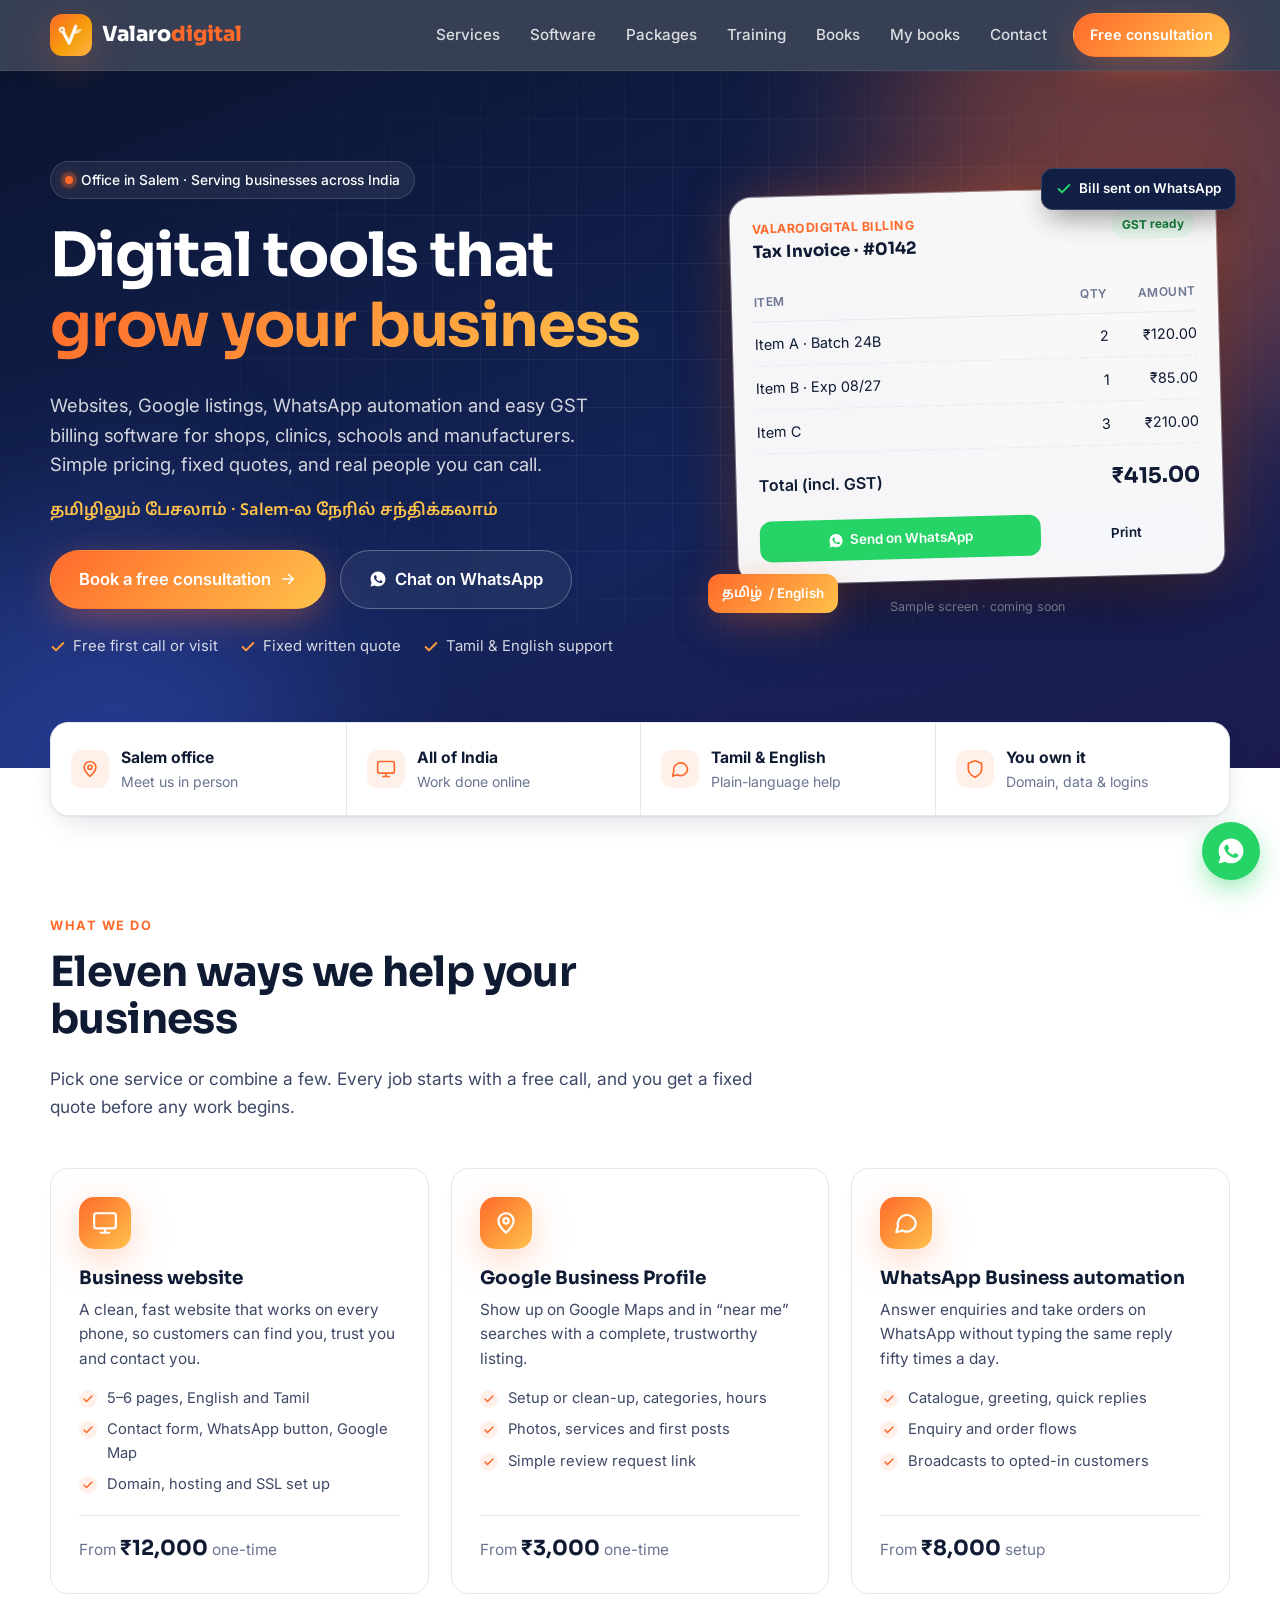
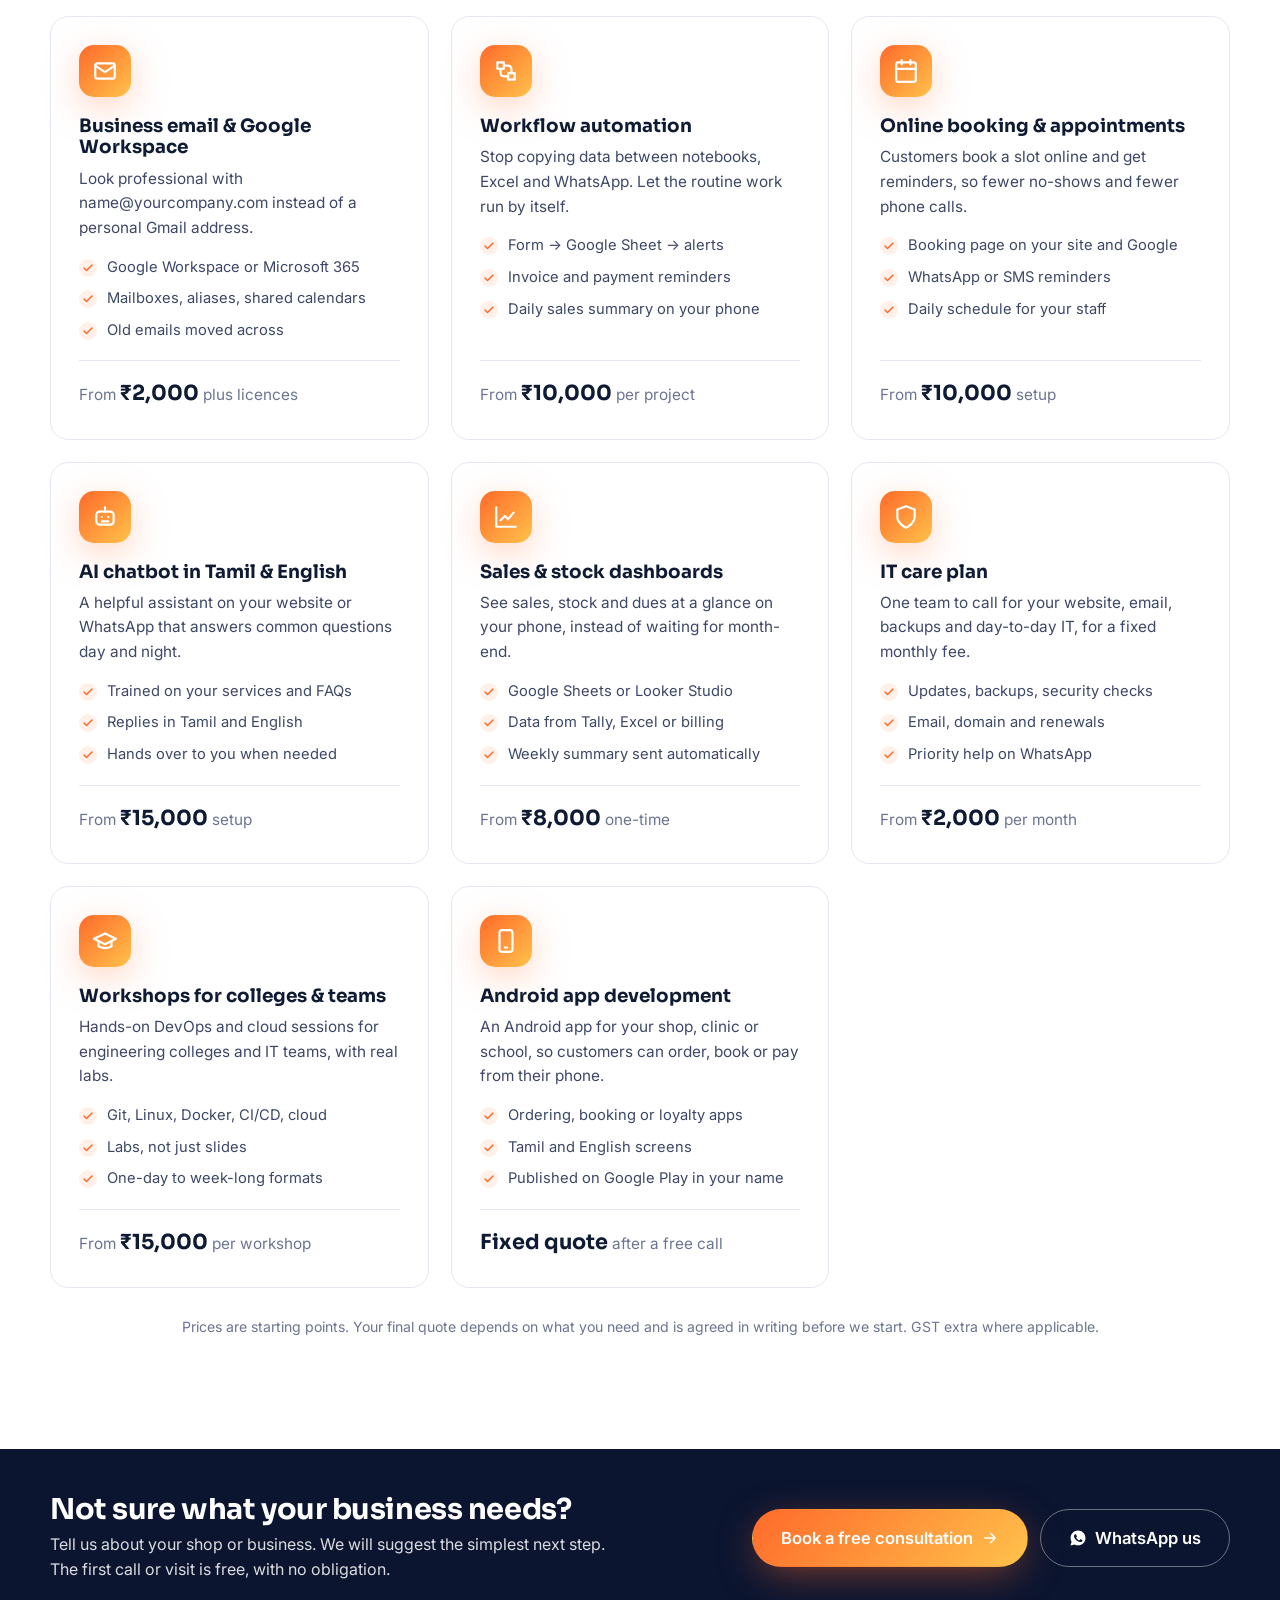
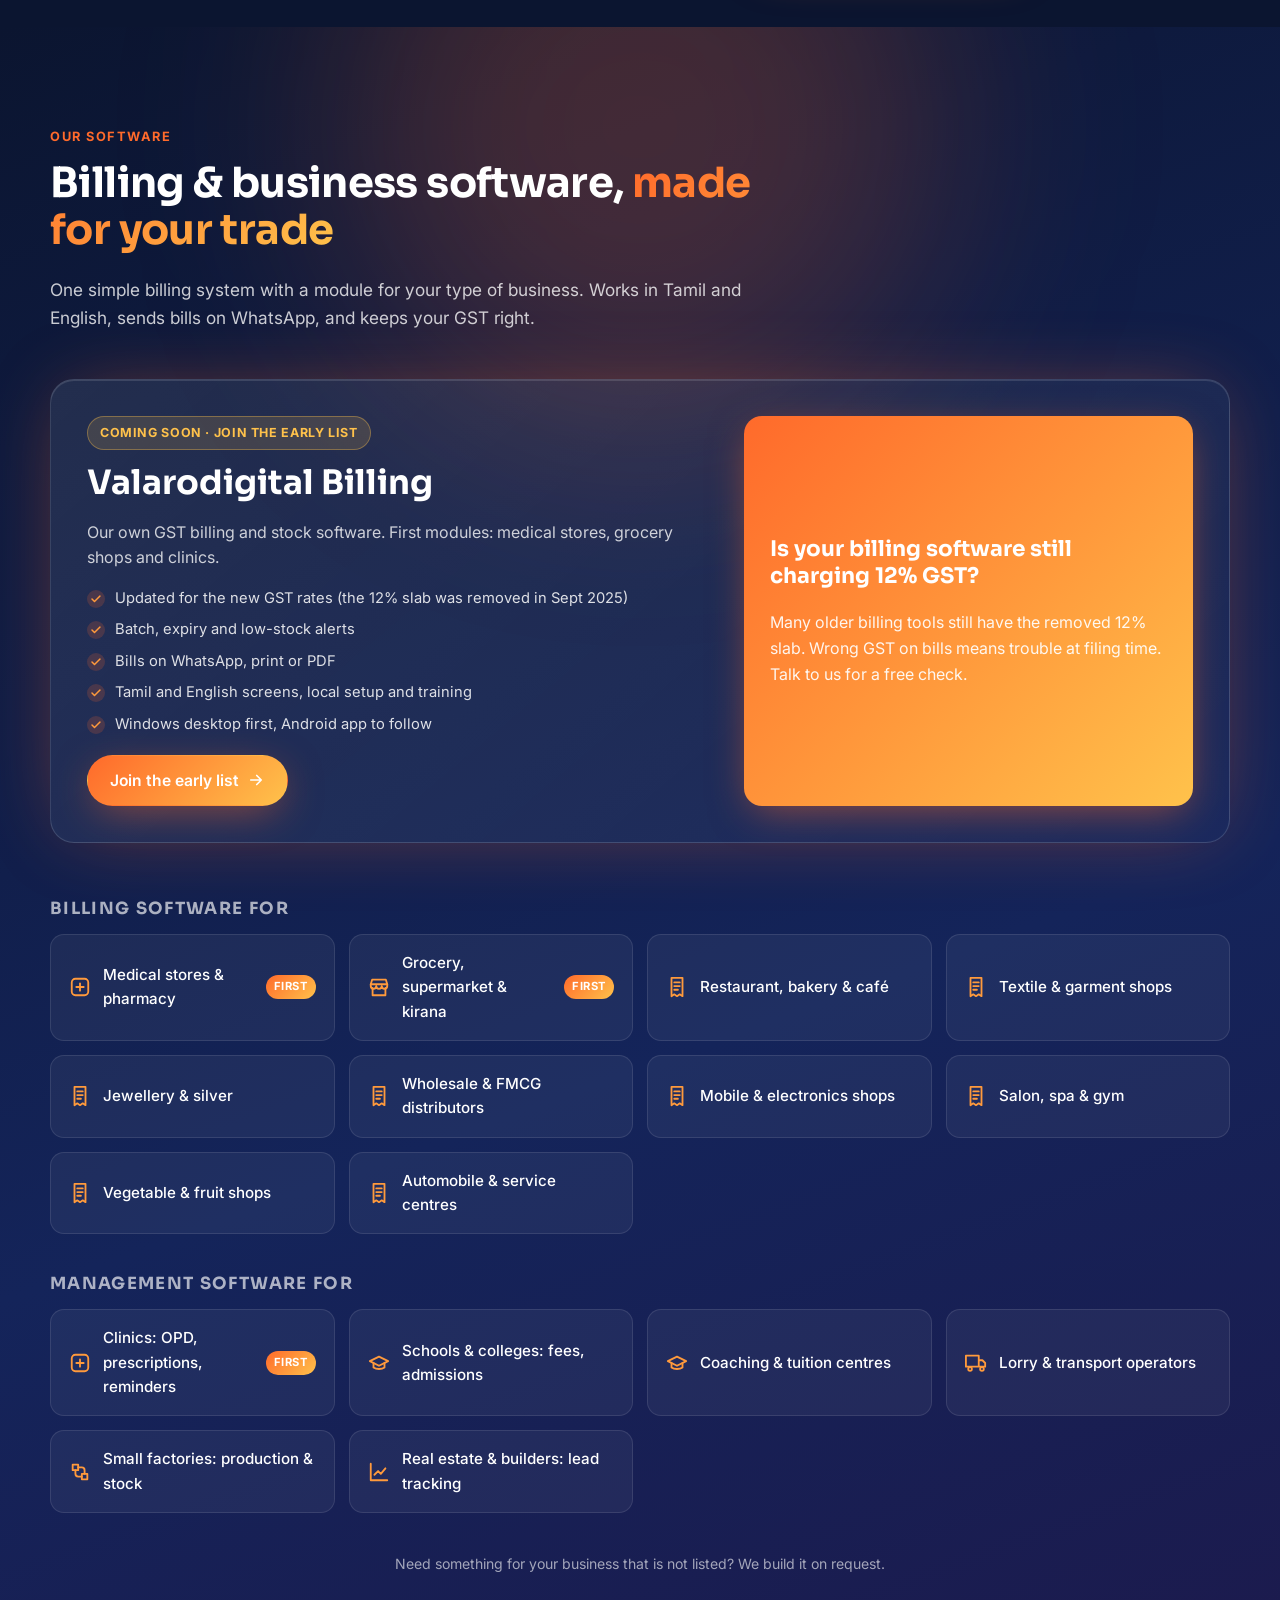
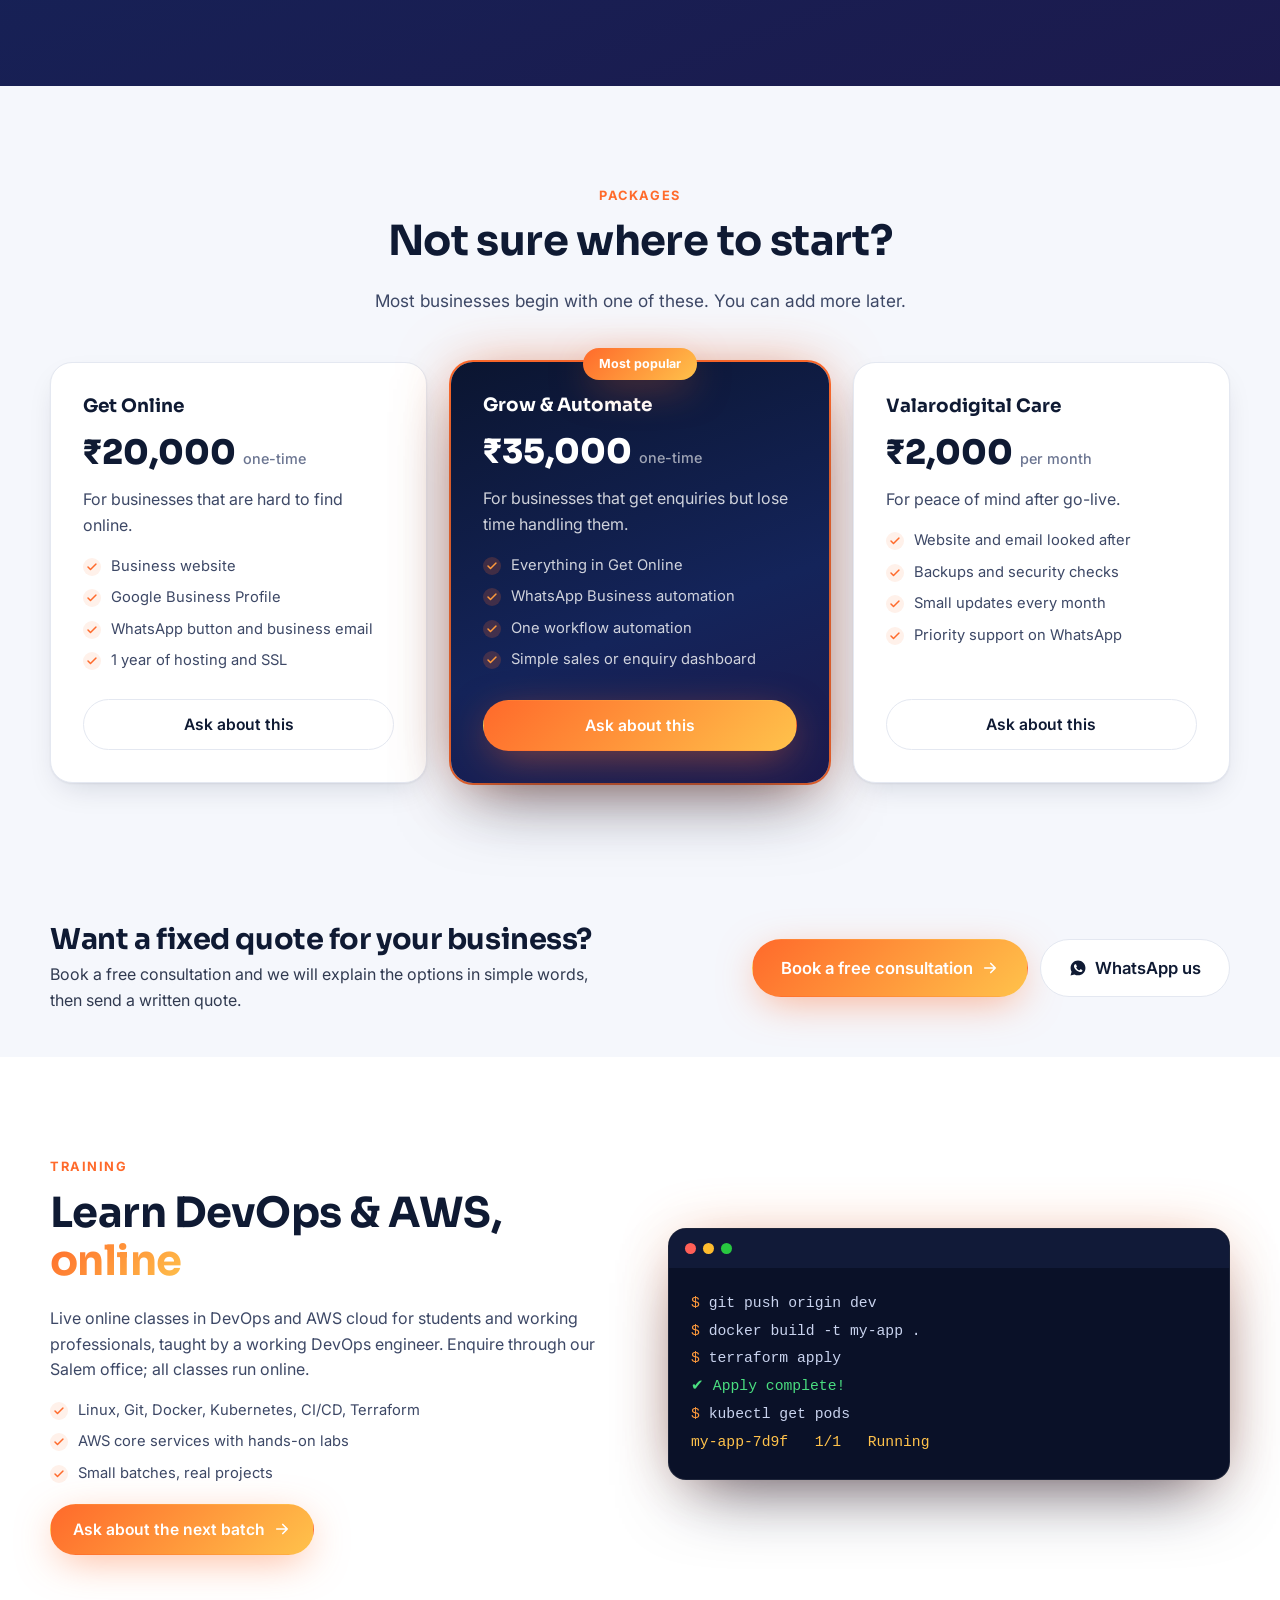
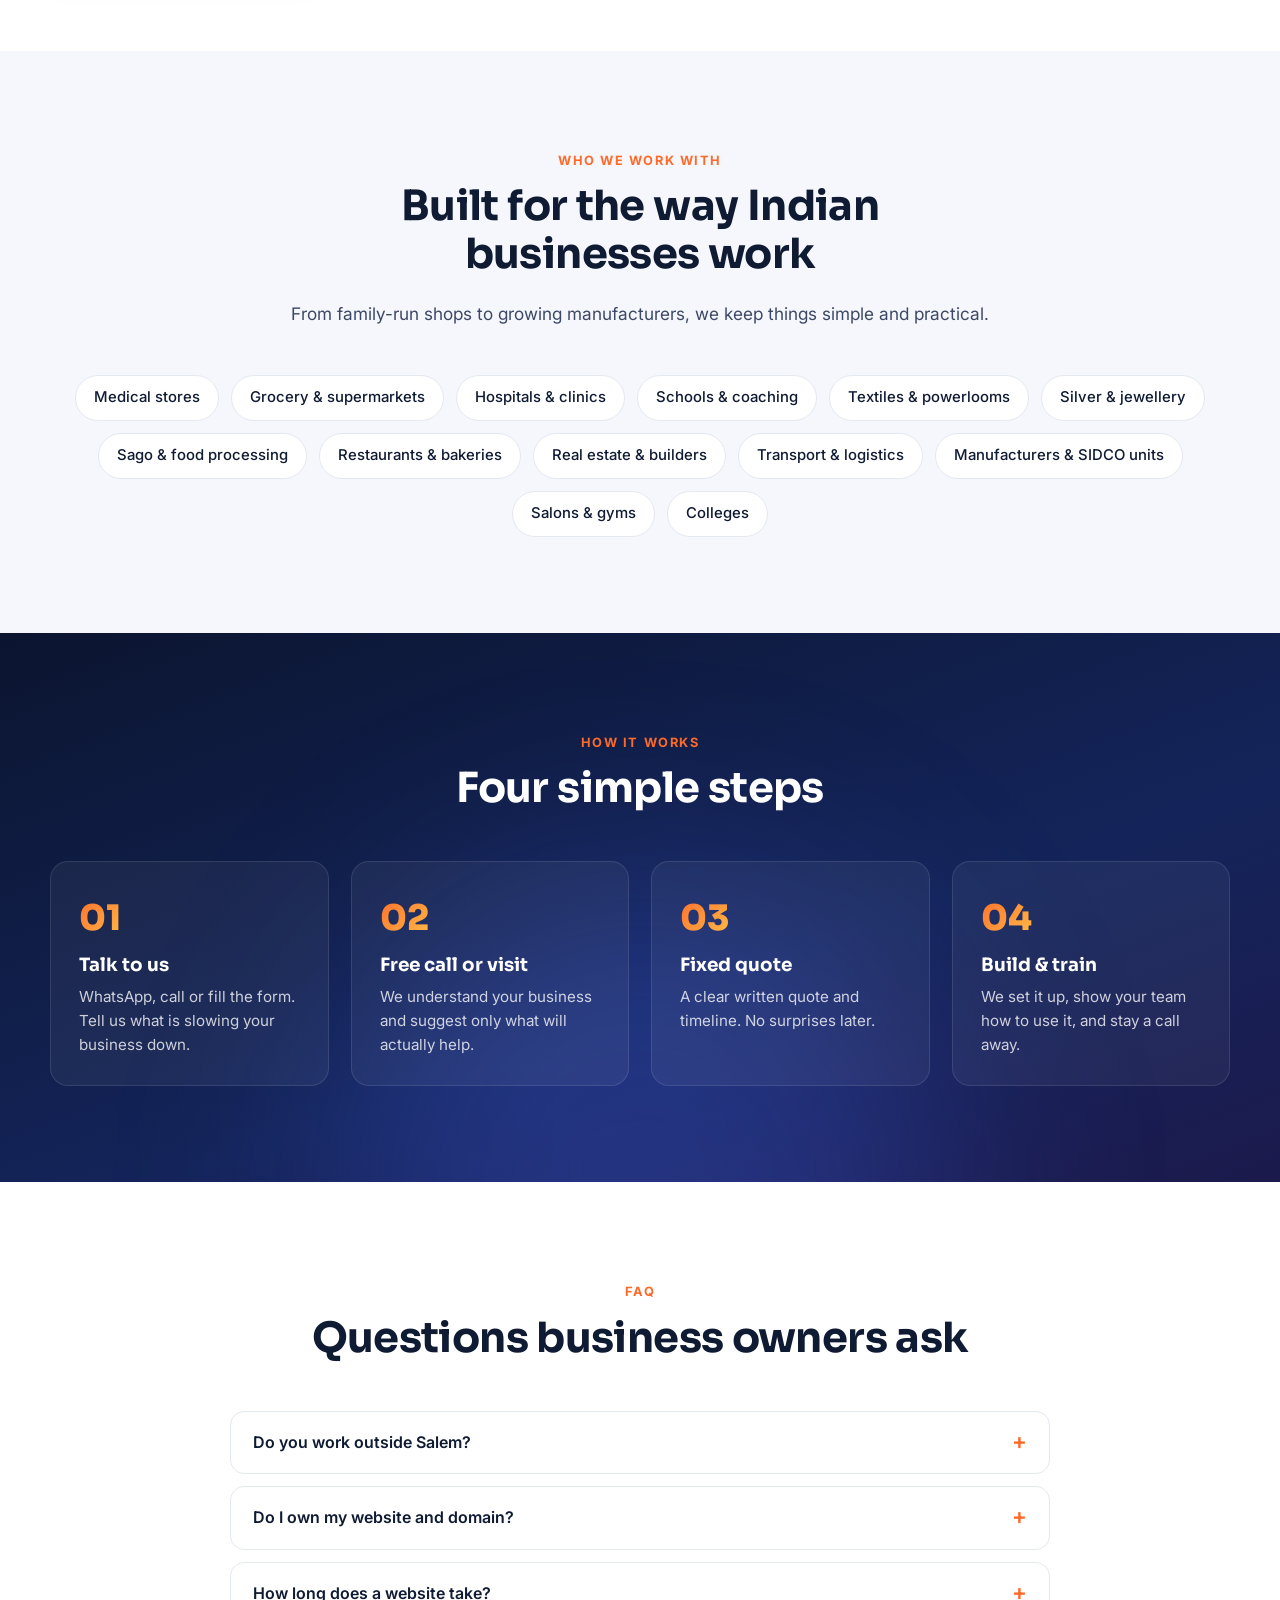
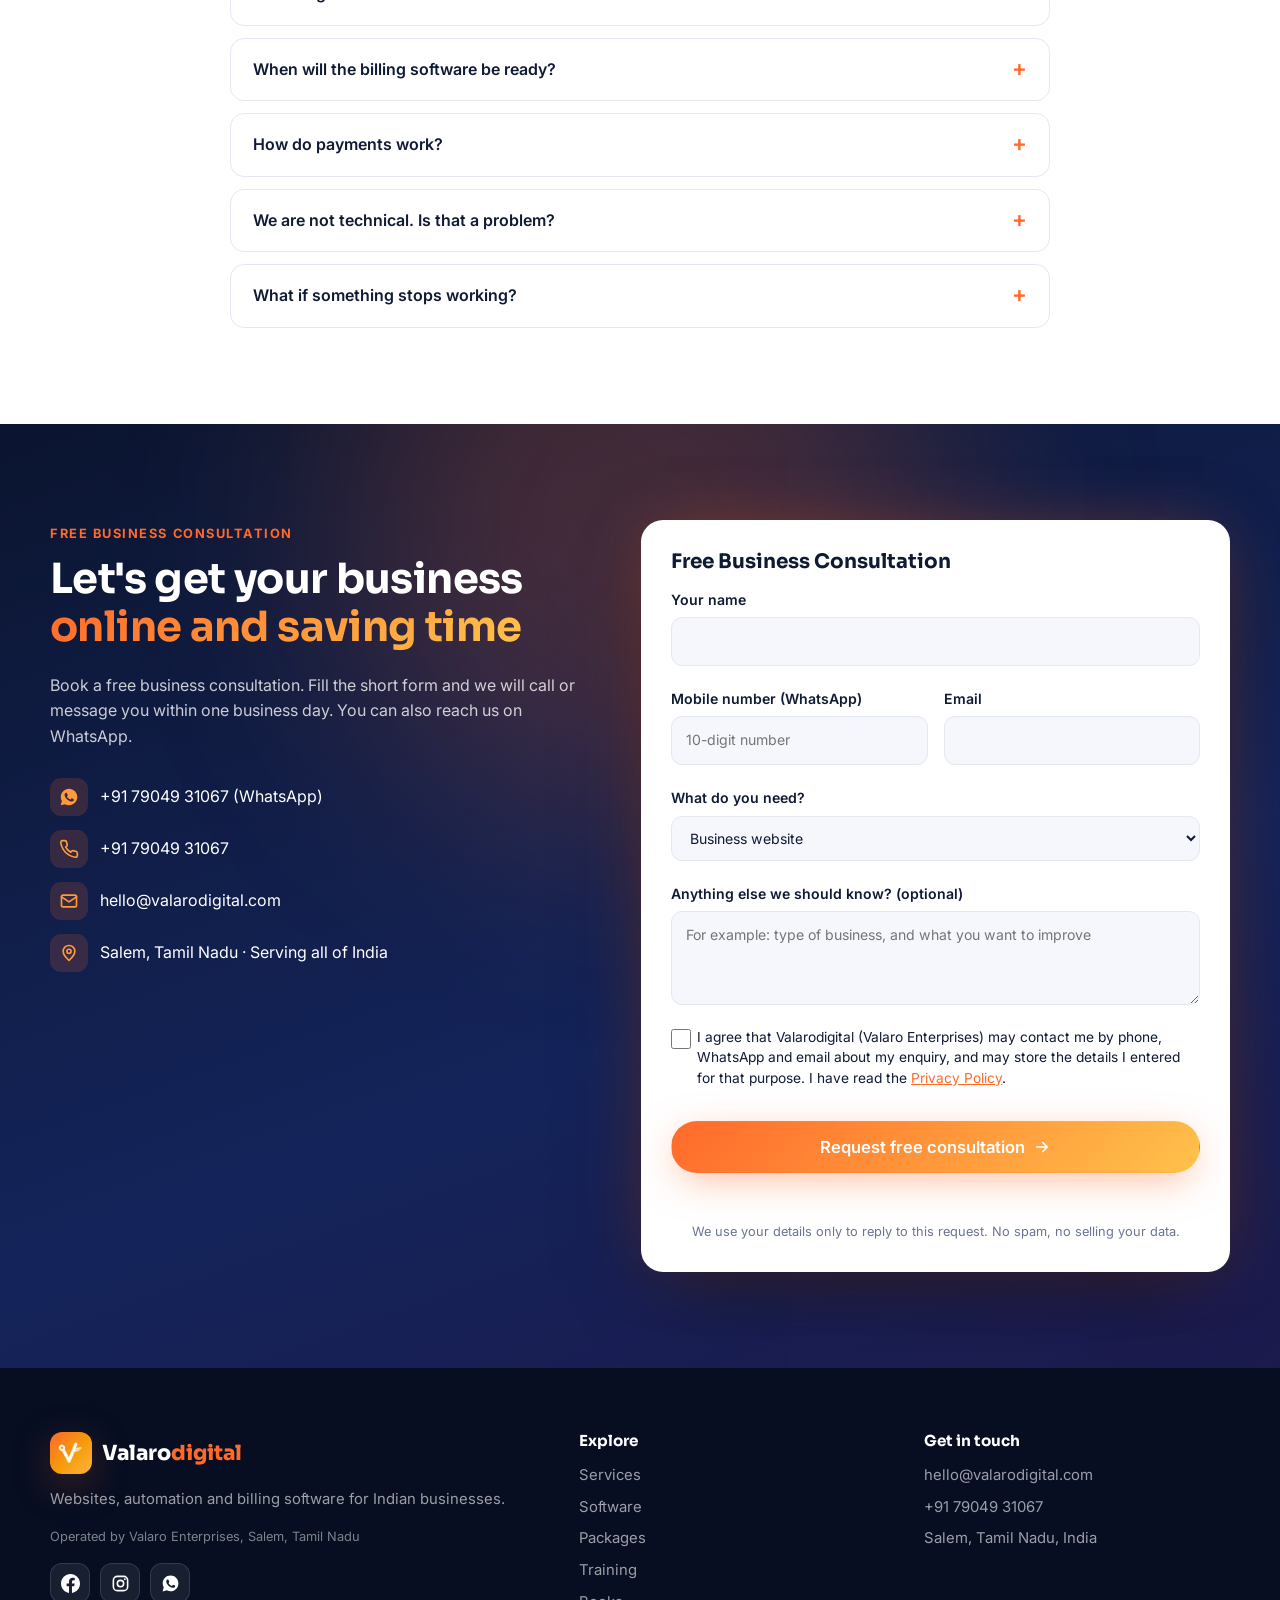
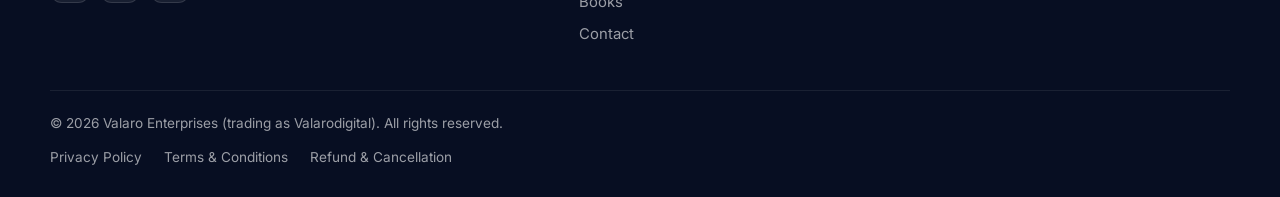
<file: index.html>
<!DOCTYPE html>
<html lang="en">
<head>
  <meta charset="UTF-8">
  <meta name="viewport" content="width=device-width, initial-scale=1">
  <meta name="google-site-verification" content="bnuJH-0Oo-6l4yrCL_xZo85QzbDYPafW3owjxMiS1B8" />
  <title>Valarodigital | Websites, WhatsApp, Automation &amp; Billing Software for Indian Businesses</title>
  <meta name="description" content="Valarodigital helps shops, clinics, schools and manufacturers across India get online and save time: websites, Google Business Profile, WhatsApp automation, GST billing software and more. Office in Salem, Tamil Nadu.">
  <link rel="canonical" href="https://valarodigital.com/">
  <meta property="og:title" content="Valarodigital | Digital tools that grow your business">
  <meta property="og:description" content="Websites, WhatsApp automation, GST billing software and everyday IT for Indian businesses. Office in Salem, Tamil Nadu.">
  <meta property="og:type" content="website">
  <meta property="og:url" content="https://valarodigital.com/">
  <meta property="og:site_name" content="Valarodigital">
  <meta property="og:image" content="https://valarodigital.com/assets/img/og-image.png">
  <meta property="og:image:width" content="1200">
  <meta property="og:image:height" content="630">
  <meta property="og:locale" content="en_IN">
  <meta name="twitter:card" content="summary_large_image">
  <meta name="twitter:image" content="https://valarodigital.com/assets/img/og-image.png">
  <meta name="theme-color" content="#0b1530">
  <script type="application/ld+json">
  {
    "@context": "https://schema.org",
    "@type": "ProfessionalService",
    "name": "Valarodigital",
    "url": "https://valarodigital.com/",
    "logo": "https://valarodigital.com/assets/img/og-image.png",
    "image": "https://valarodigital.com/assets/img/og-image.png",
    "description": "Websites, Google Business Profile, WhatsApp automation, GST billing software and IT support for businesses across India. Office in Salem, Tamil Nadu.",
    "telephone": "+91-7904931067",
    "email": "hello@valarodigital.com",
    "address": {
      "@type": "PostalAddress",
      "addressLocality": "Salem",
      "addressRegion": "Tamil Nadu",
      "addressCountry": "IN"
    },
    "areaServed": "IN",
    "availableLanguage": ["English", "Tamil"],
    "sameAs": [
      "https://www.facebook.com/profile.php?id=61595351016733",
      "https://www.instagram.com/valarodigital/"
    ],
    "parentOrganization": { "@type": "Organization", "name": "Valaro Enterprises" }
  }
  </script>
  <link rel="icon" type="image/png" sizes="32x32" href="/assets/img/favicon-32.png">
  <link rel="icon" type="image/png" sizes="48x48" href="/assets/img/favicon-48.png">
  <link rel="apple-touch-icon" href="/assets/img/apple-touch-icon.png">
  <link rel="preconnect" href="https://fonts.googleapis.com">
  <link rel="preconnect" href="https://fonts.gstatic.com" crossorigin>
  <link href="https://fonts.googleapis.com/css2?family=Inter:wght@400;500;600;700&amp;family=Sora:wght@600;700;800&amp;family=Noto+Sans+Tamil:wght@500;600&amp;display=swap" rel="stylesheet">
  <link rel="stylesheet" href="assets/css/style.css?v=202610290900">
</head>
<body>
  <!-- Icon sprite -->
  <svg width="0" height="0" style="position:absolute" aria-hidden="true">
    <defs>
      <symbol id="i-check" viewBox="0 0 24 24"><path d="M20 6 9 17l-5-5" fill="none" stroke="currentColor" stroke-width="3" stroke-linecap="round" stroke-linejoin="round"/></symbol>
      <symbol id="i-arrow" viewBox="0 0 24 24"><path d="M5 12h14M13 6l6 6-6 6" fill="none" stroke="currentColor" stroke-width="2.2" stroke-linecap="round" stroke-linejoin="round"/></symbol>
      <symbol id="i-wa" viewBox="0 0 24 24"><path fill="currentColor" d="M12.04 2C6.58 2 2.13 6.45 2.13 11.91c0 1.75.46 3.45 1.32 4.95L2.05 22l5.25-1.38c1.45.79 3.08 1.21 4.74 1.21 5.46 0 9.91-4.45 9.91-9.91C21.95 6.45 17.5 2 12.04 2zm5.8 14.03c-.25.69-1.44 1.32-1.98 1.37-.51.05-.99.24-3.33-.69-2.81-1.11-4.6-3.99-4.74-4.18-.14-.18-1.13-1.5-1.13-2.87 0-1.36.71-2.03.97-2.31.25-.28.55-.35.74-.35l.53.01c.17.01.4-.06.62.48.25.6.83 2.06.9 2.21.07.15.12.32.02.51-.09.18-.14.3-.28.46-.14.16-.29.36-.42.48-.14.14-.28.29-.12.57.16.28.72 1.19 1.55 1.92 1.06.95 1.96 1.24 2.24 1.38.28.14.44.12.6-.07.16-.19.69-.81.88-1.09.18-.28.37-.23.62-.14.25.09 1.6.76 1.87.9.28.14.46.21.53.32.07.12.07.67-.18 1.36z"/></symbol>
      <symbol id="i-web" viewBox="0 0 24 24"><g fill="none" stroke="currentColor" stroke-width="2" stroke-linecap="round" stroke-linejoin="round"><rect x="2" y="3" width="20" height="14" rx="2"/><path d="M8 21h8M12 17v4"/></g></symbol>
      <symbol id="i-pin" viewBox="0 0 24 24"><g fill="none" stroke="currentColor" stroke-width="2" stroke-linecap="round" stroke-linejoin="round"><path d="M12 21s-7-6.2-7-11a7 7 0 0 1 14 0c0 4.8-7 11-7 11z"/><circle cx="12" cy="10" r="2.5"/></g></symbol>
      <symbol id="i-chat" viewBox="0 0 24 24"><path d="M21 11.5a8.4 8.4 0 0 1-12.4 7.4L3 20.5l1.6-5.4A8.4 8.4 0 1 1 21 11.5z" fill="none" stroke="currentColor" stroke-width="2" stroke-linecap="round" stroke-linejoin="round"/></symbol>
      <symbol id="i-mail" viewBox="0 0 24 24"><g fill="none" stroke="currentColor" stroke-width="2" stroke-linecap="round" stroke-linejoin="round"><rect x="3" y="5" width="18" height="14" rx="2"/><path d="m3 7 9 6 9-6"/></g></symbol>
      <symbol id="i-flow" viewBox="0 0 24 24"><g fill="none" stroke="currentColor" stroke-width="2" stroke-linecap="round" stroke-linejoin="round"><path d="M4 4h6v6H4zM14 14h6v6h-6z"/><path d="M10 7h4a3 3 0 0 1 3 3v4M7 10v4a3 3 0 0 0 3 3h4"/></g></symbol>
      <symbol id="i-cal" viewBox="0 0 24 24"><g fill="none" stroke="currentColor" stroke-width="2" stroke-linecap="round" stroke-linejoin="round"><rect x="3" y="4" width="18" height="18" rx="2"/><path d="M16 2v4M8 2v4M3 10h18"/></g></symbol>
      <symbol id="i-bot" viewBox="0 0 24 24"><g fill="none" stroke="currentColor" stroke-width="2" stroke-linecap="round" stroke-linejoin="round"><rect x="4" y="7" width="16" height="12" rx="3"/><path d="M12 3v4M9 12h.01M15 12h.01M9 16h6"/></g></symbol>
      <symbol id="i-chart" viewBox="0 0 24 24"><g fill="none" stroke="currentColor" stroke-width="2" stroke-linecap="round" stroke-linejoin="round"><path d="M3 3v18h18"/><path d="M7 15l4-4 3 3 5-6"/></g></symbol>
      <symbol id="i-shield" viewBox="0 0 24 24"><path d="M12 22s8-4 8-10V5l-8-3-8 3v7c0 6 8 10 8 10z" fill="none" stroke="currentColor" stroke-width="2" stroke-linecap="round" stroke-linejoin="round"/></symbol>
      <symbol id="i-cap" viewBox="0 0 24 24"><g fill="none" stroke="currentColor" stroke-width="2" stroke-linecap="round" stroke-linejoin="round"><path d="M22 10 12 5 2 10l10 5 10-5z"/><path d="M6 12v5c3 2 9 2 12 0v-5"/></g></symbol>
      <symbol id="i-bill" viewBox="0 0 24 24"><g fill="none" stroke="currentColor" stroke-width="2" stroke-linecap="round" stroke-linejoin="round"><path d="M6 2h12v20l-3-2-3 2-3-2-3 2z"/><path d="M9 7h6M9 11h6M9 15h4"/></g></symbol>
      <symbol id="i-store" viewBox="0 0 24 24"><g fill="none" stroke="currentColor" stroke-width="2" stroke-linecap="round" stroke-linejoin="round"><path d="M3 9l1.5-5h15L21 9"/><path d="M3 9h18v2a3 3 0 0 1-6 0 3 3 0 0 1-6 0 3 3 0 0 1-6 0z"/><path d="M5 13v8h14v-8"/></g></symbol>
      <symbol id="i-cross" viewBox="0 0 24 24"><g fill="none" stroke="currentColor" stroke-width="2" stroke-linecap="round" stroke-linejoin="round"><rect x="3" y="3" width="18" height="18" rx="4"/><path d="M12 8v8M8 12h8"/></g></symbol>
      <symbol id="i-truck" viewBox="0 0 24 24"><g fill="none" stroke="currentColor" stroke-width="2" stroke-linecap="round" stroke-linejoin="round"><path d="M1 4h14v12H1zM15 9h4l3 3v4h-7"/><circle cx="5.5" cy="18.5" r="2"/><circle cx="18.5" cy="18.5" r="2"/></g></symbol>
      <symbol id="i-phone" viewBox="0 0 24 24"><path d="M22 16.9v3a2 2 0 0 1-2.2 2 19.8 19.8 0 0 1-8.6-3.1 19.5 19.5 0 0 1-6-6A19.8 19.8 0 0 1 2.1 4.2 2 2 0 0 1 4.1 2h3a2 2 0 0 1 2 1.7c.1.9.4 1.8.7 2.7a2 2 0 0 1-.5 2.1L8 9.8a16 16 0 0 0 6 6l1.3-1.3a2 2 0 0 1 2.1-.5c.9.3 1.8.6 2.7.7a2 2 0 0 1 1.7 2z" fill="none" stroke="currentColor" stroke-width="2" stroke-linecap="round" stroke-linejoin="round"/></symbol>
      <symbol id="i-fb" viewBox="0 0 24 24"><path fill="currentColor" d="M24 12.07C24 5.4 18.63 0 12 0S0 5.4 0 12.07C0 18.1 4.39 23.1 10.13 24v-8.44H7.08v-3.49h3.05V9.41c0-3.02 1.79-4.69 4.53-4.69 1.31 0 2.68.23 2.68.23v2.97h-1.51c-1.49 0-1.96.93-1.96 1.88v2.26h3.33l-.53 3.49h-2.8V24C19.61 23.1 24 18.1 24 12.07z"/></symbol>
      <symbol id="i-ig" viewBox="0 0 24 24"><g fill="none" stroke="currentColor" stroke-width="2"><rect x="3" y="3" width="18" height="18" rx="5"/><circle cx="12" cy="12" r="4"/></g><circle cx="17.5" cy="6.5" r="1.2" fill="currentColor"/></symbol>
      <symbol id="i-mobile" viewBox="0 0 24 24"><g fill="none" stroke="currentColor" stroke-width="2" stroke-linecap="round" stroke-linejoin="round"><rect x="6" y="2" width="12" height="20" rx="2.5"/><path d="M11 18h2"/></g></symbol>
    </defs>
  </svg>

  <a class="skip-link" href="#main">Skip to content</a>

  <!-- ============ HEADER ============ -->
  <header class="site-header">
    <div class="container header-inner">
      <a href="#top" class="logo" aria-label="Valarodigital home">
        <img class="logo-mark" src="/assets/img/logo-96.png" srcset="/assets/img/logo-96.png 2x" width="36" height="36" alt="" aria-hidden="true" decoding="async">
        <span>Valaro<span class="accent">digital</span></span>
      </a>
      <button class="nav-toggle" aria-controls="site-nav" aria-expanded="false" aria-label="Open menu">
        <span></span><span></span><span></span>
      </button>
      <nav id="site-nav" class="site-nav" aria-label="Main">
        <ul>
          <li><a href="#services">Services</a></li>
          <li><a href="#products">Software</a></li>
          <li><a href="#packages">Packages</a></li>
          <li><a href="#training">Training</a></li>
          <li><a href="/books/">Books</a></li>
          <li><a href="/library/">My books</a></li>
          <li><a href="#contact">Contact</a></li>
          <li class="nav-cta"><a href="#contact" class="btn btn-primary btn-sm">Free consultation</a></li>
        </ul>
      </nav>
    </div>
  </header>

  <main id="main">
    <!-- ============ HERO ============ -->
    <section class="hero" id="top">
      <div class="hero-glow hero-glow-1" aria-hidden="true"></div>
      <div class="hero-glow hero-glow-2" aria-hidden="true"></div>
      <div class="hero-grid" aria-hidden="true"></div>
      <div class="container hero-inner">
        <div class="hero-copy">
          <span class="pill"><span class="pill-dot"></span>Office in Salem · Serving businesses across India</span>
          <h1>Digital tools that <span class="grad-text">grow your business</span></h1>
          <p class="hero-lead">Websites, Google listings, WhatsApp automation and easy GST billing software for shops, clinics, schools and manufacturers. Simple pricing, fixed quotes, and real people you can call.</p>
          <p class="tamil" lang="ta">தமிழிலும் பேசலாம் · Salem-ல நேரில் சந்திக்கலாம்</p>
          <div class="hero-actions">
            <a href="#contact" class="btn btn-primary btn-lg">Book a free consultation <svg class="ic"><use href="#i-arrow"/></svg></a>
            <a href="https://wa.me/917904931067?text=Hi%20Valarodigital%2C%20I%20would%20like%20to%20know%20more%20about%20your%20services." class="btn btn-ghost btn-lg" target="_blank" rel="noopener"><svg class="ic"><use href="#i-wa"/></svg>Chat on WhatsApp</a>
          </div>
          <ul class="hero-points">
            <li><svg class="ic"><use href="#i-check"/></svg>Free first call or visit</li>
            <li><svg class="ic"><use href="#i-check"/></svg>Fixed written quote</li>
            <li><svg class="ic"><use href="#i-check"/></svg>Tamil &amp; English support</li>
          </ul>
        </div>

        <!-- Illustrative mock of the upcoming billing app (sample data) -->
        <div class="hero-visual" aria-label="Sample screen of Valarodigital Billing">
          <div class="mock-card">
            <div class="mock-head">
              <div>
                <span class="mock-label">Valarodigital Billing</span>
                <strong>Tax Invoice · #0142</strong>
              </div>
              <span class="mock-tag">GST ready</span>
            </div>
            <div class="mock-row mock-row-head"><span>Item</span><span>Qty</span><span>Amount</span></div>
            <div class="mock-row"><span>Item A · Batch 24B</span><span>2</span><span>₹120.00</span></div>
            <div class="mock-row"><span>Item B · Exp 08/27</span><span>1</span><span>₹85.00</span></div>
            <div class="mock-row"><span>Item C</span><span>3</span><span>₹210.00</span></div>
            <div class="mock-total"><span>Total (incl. GST)</span><strong>₹415.00</strong></div>
            <div class="mock-actions">
              <span class="mock-btn mock-btn-wa"><svg class="ic"><use href="#i-wa"/></svg>Send on WhatsApp</span>
              <span class="mock-btn">Print</span>
            </div>
          </div>
          <div class="float-chip chip-1"><svg class="ic"><use href="#i-check"/></svg>Bill sent on WhatsApp</div>
          <div class="float-chip chip-2"><span lang="ta">தமிழ்</span> / English</div>
          <p class="mock-note">Sample screen · coming soon</p>
        </div>
      </div>
    </section>

    <!-- ============ TRUST STRIP ============ -->
    <section class="strip">
      <div class="container strip-inner">
        <div><svg class="ic"><use href="#i-pin"/></svg><span><strong>Salem office</strong> Meet us in person</span></div>
        <div><svg class="ic"><use href="#i-web"/></svg><span><strong>All of India</strong> Work done online</span></div>
        <div><svg class="ic"><use href="#i-chat"/></svg><span><strong>Tamil &amp; English</strong> Plain-language help</span></div>
        <div><svg class="ic"><use href="#i-shield"/></svg><span><strong>You own it</strong> Domain, data &amp; logins</span></div>
      </div>
    </section>

    <!-- ============ SERVICES ============ -->
    <section class="section" id="services">
      <div class="container">
        <div class="section-head reveal">
          <span class="eyebrow">What we do</span>
          <h2>Eleven ways we help your business</h2>
          <p>Pick one service or combine a few. Every job starts with a free call, and you get a fixed quote before any work begins.</p>
        </div>
        <div class="grid grid-3">
          <article class="card reveal">
            <div class="icon-box"><svg><use href="#i-web"/></svg></div>
            <h3>Business website</h3>
            <p>A clean, fast website that works on every phone, so customers can find you, trust you and contact you.</p>
            <ul class="ticks"><li><svg><use href="#i-check"/></svg>5–6 pages, English and Tamil</li><li><svg><use href="#i-check"/></svg>Contact form, WhatsApp button, Google Map</li><li><svg><use href="#i-check"/></svg>Domain, hosting and SSL set up</li></ul>
            <p class="price">From <strong>₹12,000</strong> one-time</p>
          </article>
          <article class="card reveal">
            <div class="icon-box"><svg><use href="#i-pin"/></svg></div>
            <h3>Google Business Profile</h3>
            <p>Show up on Google Maps and in “near me” searches with a complete, trustworthy listing.</p>
            <ul class="ticks"><li><svg><use href="#i-check"/></svg>Setup or clean-up, categories, hours</li><li><svg><use href="#i-check"/></svg>Photos, services and first posts</li><li><svg><use href="#i-check"/></svg>Simple review request link</li></ul>
            <p class="price">From <strong>₹3,000</strong> one-time</p>
          </article>
          <article class="card reveal">
            <div class="icon-box"><svg><use href="#i-chat"/></svg></div>
            <h3>WhatsApp Business automation</h3>
            <p>Answer enquiries and take orders on WhatsApp without typing the same reply fifty times a day.</p>
            <ul class="ticks"><li><svg><use href="#i-check"/></svg>Catalogue, greeting, quick replies</li><li><svg><use href="#i-check"/></svg>Enquiry and order flows</li><li><svg><use href="#i-check"/></svg>Broadcasts to opted-in customers</li></ul>
            <p class="price">From <strong>₹8,000</strong> setup</p>
          </article>
          <article class="card reveal">
            <div class="icon-box"><svg><use href="#i-mail"/></svg></div>
            <h3>Business email &amp; Google Workspace</h3>
            <p>Look professional with name@yourcompany.com instead of a personal Gmail address.</p>
            <ul class="ticks"><li><svg><use href="#i-check"/></svg>Google Workspace or Microsoft 365</li><li><svg><use href="#i-check"/></svg>Mailboxes, aliases, shared calendars</li><li><svg><use href="#i-check"/></svg>Old emails moved across</li></ul>
            <p class="price">From <strong>₹2,000</strong> plus licences</p>
          </article>
          <article class="card reveal">
            <div class="icon-box"><svg><use href="#i-flow"/></svg></div>
            <h3>Workflow automation</h3>
            <p>Stop copying data between notebooks, Excel and WhatsApp. Let the routine work run by itself.</p>
            <ul class="ticks"><li><svg><use href="#i-check"/></svg>Form → Google Sheet → alerts</li><li><svg><use href="#i-check"/></svg>Invoice and payment reminders</li><li><svg><use href="#i-check"/></svg>Daily sales summary on your phone</li></ul>
            <p class="price">From <strong>₹10,000</strong> per project</p>
          </article>
          <article class="card reveal">
            <div class="icon-box"><svg><use href="#i-cal"/></svg></div>
            <h3>Online booking &amp; appointments</h3>
            <p>Customers book a slot online and get reminders, so fewer no-shows and fewer phone calls.</p>
            <ul class="ticks"><li><svg><use href="#i-check"/></svg>Booking page on your site and Google</li><li><svg><use href="#i-check"/></svg>WhatsApp or SMS reminders</li><li><svg><use href="#i-check"/></svg>Daily schedule for your staff</li></ul>
            <p class="price">From <strong>₹10,000</strong> setup</p>
          </article>
          <article class="card reveal">
            <div class="icon-box"><svg><use href="#i-bot"/></svg></div>
            <h3>AI chatbot in Tamil &amp; English</h3>
            <p>A helpful assistant on your website or WhatsApp that answers common questions day and night.</p>
            <ul class="ticks"><li><svg><use href="#i-check"/></svg>Trained on your services and FAQs</li><li><svg><use href="#i-check"/></svg>Replies in Tamil and English</li><li><svg><use href="#i-check"/></svg>Hands over to you when needed</li></ul>
            <p class="price">From <strong>₹15,000</strong> setup</p>
          </article>
          <article class="card reveal">
            <div class="icon-box"><svg><use href="#i-chart"/></svg></div>
            <h3>Sales &amp; stock dashboards</h3>
            <p>See sales, stock and dues at a glance on your phone, instead of waiting for month-end.</p>
            <ul class="ticks"><li><svg><use href="#i-check"/></svg>Google Sheets or Looker Studio</li><li><svg><use href="#i-check"/></svg>Data from Tally, Excel or billing</li><li><svg><use href="#i-check"/></svg>Weekly summary sent automatically</li></ul>
            <p class="price">From <strong>₹8,000</strong> one-time</p>
          </article>
          <article class="card reveal">
            <div class="icon-box"><svg><use href="#i-shield"/></svg></div>
            <h3>IT care plan</h3>
            <p>One team to call for your website, email, backups and day-to-day IT, for a fixed monthly fee.</p>
            <ul class="ticks"><li><svg><use href="#i-check"/></svg>Updates, backups, security checks</li><li><svg><use href="#i-check"/></svg>Email, domain and renewals</li><li><svg><use href="#i-check"/></svg>Priority help on WhatsApp</li></ul>
            <p class="price">From <strong>₹2,000</strong> per month</p>
          </article>
          <article class="card reveal">
            <div class="icon-box"><svg><use href="#i-cap"/></svg></div>
            <h3>Workshops for colleges &amp; teams</h3>
            <p>Hands-on DevOps and cloud sessions for engineering colleges and IT teams, with real labs.</p>
            <ul class="ticks"><li><svg><use href="#i-check"/></svg>Git, Linux, Docker, CI/CD, cloud</li><li><svg><use href="#i-check"/></svg>Labs, not just slides</li><li><svg><use href="#i-check"/></svg>One-day to week-long formats</li></ul>
            <p class="price">From <strong>₹15,000</strong> per workshop</p>
          </article>
          <article class="card reveal">
            <div class="icon-box"><svg><use href="#i-mobile"/></svg></div>
            <h3>Android app development</h3>
            <p>An Android app for your shop, clinic or school, so customers can order, book or pay from their phone.</p>
            <ul class="ticks"><li><svg><use href="#i-check"/></svg>Ordering, booking or loyalty apps</li><li><svg><use href="#i-check"/></svg>Tamil and English screens</li><li><svg><use href="#i-check"/></svg>Published on Google Play in your name</li></ul>
            <p class="price"><strong>Fixed quote</strong> after a free call</p>
          </article>
        </div>
        <p class="note">Prices are starting points. Your final quote depends on what you need and is agreed in writing before we start. GST extra where applicable.</p>
      </div>
    </section>

    <!-- ============ CTA BAND ============ -->
    <section class="cta-band">
      <div class="container cta-band-inner">
        <div>
          <h2>Not sure what your business needs?</h2>
          <p>Tell us about your shop or business. We will suggest the simplest next step. The first call or visit is free, with no obligation.</p>
        </div>
        <div class="cta-band-actions">
          <a href="#contact" class="btn btn-primary btn-lg">Book a free consultation <svg class="ic"><use href="#i-arrow"/></svg></a>
          <a href="https://wa.me/917904931067?text=Hi%20Valarodigital%2C%20I%20would%20like%20to%20know%20more%20about%20your%20services." class="btn btn-ghost btn-lg" target="_blank" rel="noopener"><svg class="ic"><use href="#i-wa"/></svg>WhatsApp us</a>
        </div>
      </div>
    </section>


    <!-- ============ SOFTWARE PRODUCTS ============ -->
    <section class="section section-dark" id="products">
      <div class="dark-glow" aria-hidden="true"></div>
      <div class="container">
        <div class="section-head reveal">
          <span class="eyebrow">Our software</span>
          <h2>Billing &amp; business software, <span class="grad-text">made for your trade</span></h2>
          <p>One simple billing system with a module for your type of business. Works in Tamil and English, sends bills on WhatsApp, and keeps your GST right.</p>
        </div>

        <div class="flagship reveal">
          <div class="flagship-copy">
            <span class="badge-soon">Coming soon · Join the early list</span>
            <h3>Valarodigital Billing</h3>
            <p>Our own GST billing and stock software. First modules: medical stores, grocery shops and clinics.</p>
            <ul class="ticks ticks-light">
              <li><svg><use href="#i-check"/></svg>Updated for the new GST rates (the 12% slab was removed in Sept 2025)</li>
              <li><svg><use href="#i-check"/></svg>Batch, expiry and low-stock alerts</li>
              <li><svg><use href="#i-check"/></svg>Bills on WhatsApp, print or PDF</li>
              <li><svg><use href="#i-check"/></svg>Tamil and English screens, local setup and training</li>
              <li><svg><use href="#i-check"/></svg>Windows desktop first, Android app to follow</li>
            </ul>
            <a href="#contact" data-service="Valarodigital Billing (early list)" class="btn btn-primary js-service">Join the early list <svg class="ic"><use href="#i-arrow"/></svg></a>
          </div>
          <div class="flagship-side">
            <p class="side-title">Is your billing software still charging 12% GST?</p>
            <p>Many older billing tools still have the removed 12% slab. Wrong GST on bills means trouble at filing time. Talk to us for a free check.</p>
          </div>
        </div>

        <h3 class="sub-head reveal">Billing software for</h3>
        <div class="prod-grid reveal">
          <div class="prod"><svg><use href="#i-cross"/></svg><span>Medical stores &amp; pharmacy</span><em class="tag-soon">First</em></div>
          <div class="prod"><svg><use href="#i-store"/></svg><span>Grocery, supermarket &amp; kirana</span><em class="tag-soon">First</em></div>
          <div class="prod"><svg><use href="#i-bill"/></svg><span>Restaurant, bakery &amp; café</span></div>
          <div class="prod"><svg><use href="#i-bill"/></svg><span>Textile &amp; garment shops</span></div>
          <div class="prod"><svg><use href="#i-bill"/></svg><span>Jewellery &amp; silver</span></div>
          <div class="prod"><svg><use href="#i-bill"/></svg><span>Wholesale &amp; FMCG distributors</span></div>
          <div class="prod"><svg><use href="#i-bill"/></svg><span>Mobile &amp; electronics shops</span></div>
          <div class="prod"><svg><use href="#i-bill"/></svg><span>Salon, spa &amp; gym</span></div>
          <div class="prod"><svg><use href="#i-bill"/></svg><span>Vegetable &amp; fruit shops</span></div>
          <div class="prod"><svg><use href="#i-bill"/></svg><span>Automobile &amp; service centres</span></div>
        </div>

        <h3 class="sub-head reveal">Management software for</h3>
        <div class="prod-grid reveal">
          <div class="prod"><svg><use href="#i-cross"/></svg><span>Clinics: OPD, prescriptions, reminders</span><em class="tag-soon">First</em></div>
          <div class="prod"><svg><use href="#i-cap"/></svg><span>Schools &amp; colleges: fees, admissions</span></div>
          <div class="prod"><svg><use href="#i-cap"/></svg><span>Coaching &amp; tuition centres</span></div>
          <div class="prod"><svg><use href="#i-truck"/></svg><span>Lorry &amp; transport operators</span></div>
          <div class="prod"><svg><use href="#i-flow"/></svg><span>Small factories: production &amp; stock</span></div>
          <div class="prod"><svg><use href="#i-chart"/></svg><span>Real estate &amp; builders: lead tracking</span></div>
        </div>
        <p class="note note-light">Need something for your business that is not listed? We build it on request.</p>
      </div>
    </section>

    <!-- ============ PACKAGES ============ -->
    <section class="section section-soft" id="packages">
      <div class="container">
        <div class="section-head center reveal">
          <span class="eyebrow">Packages</span>
          <h2>Not sure where to start?</h2>
          <p>Most businesses begin with one of these. You can add more later.</p>
        </div>
        <div class="tiers">
          <div class="tier reveal">
            <h3>Get Online</h3>
            <p class="tier-price">₹20,000 <span>one-time</span></p>
            <p>For businesses that are hard to find online.</p>
            <ul class="ticks"><li><svg><use href="#i-check"/></svg>Business website</li><li><svg><use href="#i-check"/></svg>Google Business Profile</li><li><svg><use href="#i-check"/></svg>WhatsApp button and business email</li><li><svg><use href="#i-check"/></svg>1 year of hosting and SSL</li></ul>
            <a href="#contact" data-service="Get Online package" class="btn btn-outline js-service">Ask about this</a>
          </div>
          <div class="tier tier-featured reveal">
            <span class="tier-badge">Most popular</span>
            <h3>Grow &amp; Automate</h3>
            <p class="tier-price">₹35,000 <span>one-time</span></p>
            <p>For businesses that get enquiries but lose time handling them.</p>
            <ul class="ticks"><li><svg><use href="#i-check"/></svg>Everything in Get Online</li><li><svg><use href="#i-check"/></svg>WhatsApp Business automation</li><li><svg><use href="#i-check"/></svg>One workflow automation</li><li><svg><use href="#i-check"/></svg>Simple sales or enquiry dashboard</li></ul>
            <a href="#contact" data-service="Grow & Automate package" class="btn btn-primary js-service">Ask about this</a>
          </div>
          <div class="tier reveal">
            <h3>Valarodigital Care</h3>
            <p class="tier-price">₹2,000 <span>per month</span></p>
            <p>For peace of mind after go-live.</p>
            <ul class="ticks"><li><svg><use href="#i-check"/></svg>Website and email looked after</li><li><svg><use href="#i-check"/></svg>Backups and security checks</li><li><svg><use href="#i-check"/></svg>Small updates every month</li><li><svg><use href="#i-check"/></svg>Priority support on WhatsApp</li></ul>
            <a href="#contact" data-service="Valarodigital Care plan" class="btn btn-outline js-service">Ask about this</a>
          </div>
        </div>
      </div>
    </section>

    <!-- ============ CTA BAND ============ -->
    <section class="cta-band cta-band-soft">
      <div class="container cta-band-inner">
        <div>
          <h2>Want a fixed quote for your business?</h2>
          <p>Book a free consultation and we will explain the options in simple words, then send a written quote.</p>
        </div>
        <div class="cta-band-actions">
          <a href="#contact" class="btn btn-primary btn-lg">Book a free consultation <svg class="ic"><use href="#i-arrow"/></svg></a>
          <a href="https://wa.me/917904931067?text=Hi%20Valarodigital%2C%20I%20would%20like%20to%20know%20more%20about%20your%20services." class="btn btn-outline btn-lg" target="_blank" rel="noopener"><svg class="ic"><use href="#i-wa"/></svg>WhatsApp us</a>
        </div>
      </div>
    </section>


    <!-- ============ TRAINING ============ -->
    <section class="section" id="training">
      <div class="container training">
        <div class="reveal">
          <span class="eyebrow">Training</span>
          <h2>Learn DevOps &amp; AWS, <span class="grad-text">online</span></h2>
          <p>Live online classes in DevOps and AWS cloud for students and working professionals, taught by a working DevOps engineer. Enquire through our Salem office; all classes run online.</p>
          <ul class="ticks">
            <li><svg><use href="#i-check"/></svg>Linux, Git, Docker, Kubernetes, CI/CD, Terraform</li>
            <li><svg><use href="#i-check"/></svg>AWS core services with hands-on labs</li>
            <li><svg><use href="#i-check"/></svg>Small batches, real projects</li>
          </ul>
          <a href="#contact" data-service="DevOps / AWS online training" class="btn btn-primary js-service">Ask about the next batch <svg class="ic"><use href="#i-arrow"/></svg></a>
        </div>
        <div class="terminal reveal" aria-hidden="true">
          <div class="term-bar"><i></i><i></i><i></i></div>
          <pre><span class="t-c">$</span> git push origin dev
<span class="t-c">$</span> docker build -t my-app .
<span class="t-c">$</span> terraform apply
<span class="t-g">✔ Apply complete!</span>
<span class="t-c">$</span> kubectl get pods
<span class="t-o">my-app-7d9f   1/1   Running</span></pre>
        </div>
      </div>
    </section>

    <!-- ============ WHO WE WORK WITH ============ -->
    <section class="section section-soft">
      <div class="container">
        <div class="section-head center reveal">
          <span class="eyebrow">Who we work with</span>
          <h2>Built for the way Indian businesses work</h2>
          <p>From family-run shops to growing manufacturers, we keep things simple and practical.</p>
        </div>
        <div class="tags reveal">
          <span>Medical stores</span><span>Grocery &amp; supermarkets</span><span>Hospitals &amp; clinics</span><span>Schools &amp; coaching</span><span>Textiles &amp; powerlooms</span><span>Silver &amp; jewellery</span><span>Sago &amp; food processing</span><span>Restaurants &amp; bakeries</span><span>Real estate &amp; builders</span><span>Transport &amp; logistics</span><span>Manufacturers &amp; SIDCO units</span><span>Salons &amp; gyms</span><span>Colleges</span>
        </div>
      </div>
    </section>

    <!-- ============ HOW IT WORKS ============ -->
    <section class="section section-dark">
      <div class="dark-glow dark-glow-2" aria-hidden="true"></div>
      <div class="container">
        <div class="section-head center reveal">
          <span class="eyebrow">How it works</span>
          <h2>Four simple steps</h2>
        </div>
        <div class="steps">
          <div class="step reveal"><span class="step-num">01</span><h3>Talk to us</h3><p>WhatsApp, call or fill the form. Tell us what is slowing your business down.</p></div>
          <div class="step reveal"><span class="step-num">02</span><h3>Free call or visit</h3><p>We understand your business and suggest only what will actually help.</p></div>
          <div class="step reveal"><span class="step-num">03</span><h3>Fixed quote</h3><p>A clear written quote and timeline. No surprises later.</p></div>
          <div class="step reveal"><span class="step-num">04</span><h3>Build &amp; train</h3><p>We set it up, show your team how to use it, and stay a call away.</p></div>
        </div>
      </div>
    </section>

    <!-- ============ FAQ ============ -->
    <section class="section">
      <div class="container narrow">
        <div class="section-head center reveal">
          <span class="eyebrow">FAQ</span>
          <h2>Questions business owners ask</h2>
        </div>
        <div class="faq">
          <details class="reveal"><summary>Do you work outside Salem?</summary><p>Yes. We work with businesses anywhere in India over phone, WhatsApp and video calls. If you are in or near Salem, you can also meet us in person at our office.</p></details>
          <details class="reveal"><summary>Do I own my website and domain?</summary><p>Yes. The domain is registered in your business name and you get all logins. If you ever move to someone else, everything goes with you.</p></details>
          <details class="reveal"><summary>How long does a website take?</summary><p>A standard business website usually takes one to two weeks once we have your content, photos and logo. We can help you write the content too.</p></details>
          <details class="reveal"><summary>When will the billing software be ready?</summary><p>We are building it now, starting with medical stores, grocery shops and clinics. Join the early list and we will contact you first for a demo.</p></details>
          <details class="reveal"><summary>How do payments work?</summary><p>Usually 50% to start and 50% on completion for one-time work, and monthly for care plans. We accept UPI and bank transfer, with a proper GST invoice.</p></details>
          <details class="reveal"><summary>We are not technical. Is that a problem?</summary><p>Not at all. We explain everything in simple language, in Tamil or English, and train you or your staff until you are comfortable.</p></details>
          <details class="reveal"><summary>What if something stops working?</summary><p>Every project includes 30 days of free fixes. After that, the Valarodigital Care plan covers support, or we help on a per-request basis.</p></details>
        </div>
      </div>
    </section>

    <!-- ============ CONTACT ============ -->
    <section class="section section-dark contact-section" id="contact">
      <div class="dark-glow" aria-hidden="true"></div>
      <div class="container contact">
        <div class="contact-copy reveal">
          <span class="eyebrow">Free Business Consultation</span>
          <h2>Let's get your business <span class="grad-text">online and saving time</span></h2>
          <p>Book a free business consultation. Fill the short form and we will call or message you within one business day. You can also reach us on WhatsApp.</p>
          <ul class="contact-list">
            <li><svg><use href="#i-wa"/></svg><a href="https://wa.me/917904931067" target="_blank" rel="noopener">+91 79049 31067 (WhatsApp)</a></li>
            <li><svg><use href="#i-phone"/></svg><a href="tel:+917904931067">+91 79049 31067</a></li>
            <li><svg><use href="#i-mail"/></svg><a href="mailto:hello@valarodigital.com">hello@valarodigital.com</a></li>
            <li><svg><use href="#i-pin"/></svg><span>Salem, Tamil Nadu · Serving all of India</span></li>
          </ul>
        </div>
        <form class="form reveal" id="enquiry-form" novalidate aria-labelledby="form-title">
          <h3 id="form-title" class="form-title">Free Business Consultation</h3>
          <label for="f-name">Your name
            <input type="text" id="f-name" name="name" required minlength="2" maxlength="100" autocomplete="name" aria-describedby="e-name">
            <span class="field-err" id="e-name" role="alert"></span>
          </label>
          <div class="field-row">
            <label for="f-mobile">Mobile number (WhatsApp)
              <input type="tel" id="f-mobile" name="mobile" required inputmode="numeric" maxlength="16" autocomplete="tel-national" placeholder="10-digit number" aria-describedby="e-mobile">
              <span class="field-err" id="e-mobile" role="alert"></span>
            </label>
            <label for="f-email">Email
              <input type="email" id="f-email" name="email" required maxlength="254" autocomplete="email" aria-describedby="e-email">
              <span class="field-err" id="e-email" role="alert"></span>
            </label>
          </div>
          <label for="service-select">What do you need?
            <select name="service" id="service-select" required aria-describedby="e-service">
              <option>Business website</option>
              <option>Google Business Profile</option>
              <option>WhatsApp Business automation</option>
              <option>Business email &amp; Google Workspace</option>
              <option>Workflow automation</option>
              <option>Online booking &amp; appointments</option>
              <option>AI chatbot in Tamil &amp; English</option>
              <option>Sales &amp; stock dashboards</option>
              <option>IT care plan</option>
              <option>Workshops for colleges &amp; teams</option>
              <option>Valarodigital Billing (early list)</option>
              <option>Android app development</option>
              <option>Custom software</option>
              <option>Get Online package</option>
              <option>Grow &amp; Automate package</option>
              <option>Valarodigital Care plan</option>
              <option>DevOps / AWS online training</option>
              <option>Something else</option>
            </select>
            <span class="field-err" id="e-service" role="alert"></span>
          </label>
          <label for="f-details">Anything else we should know? (optional)
            <textarea id="f-details" name="details" rows="3" maxlength="1000" placeholder="For example: type of business, and what you want to improve"></textarea>
            <span class="field-err" id="e-details" role="alert"></span>
          </label>
          <input type="text" name="website" class="hp" tabindex="-1" autocomplete="off" aria-hidden="true">
          <div class="consent">
            <label class="consent-label" for="f-consent">
              <input type="checkbox" id="f-consent" name="consent" value="yes" required aria-describedby="e-consent">
              <span id="consent-text">I agree that Valarodigital (Valaro Enterprises) may contact me by phone, WhatsApp and email about my enquiry, and may store the details I entered for that purpose. I have read the <a href="/privacy/" target="_blank" rel="noopener">Privacy Policy</a>.</span>
            </label>
            <span class="field-err" id="e-consent" role="alert"></span>
          </div>
          <div id="cf-box" class="cf-box"></div>
          <button type="submit" class="btn btn-primary btn-lg btn-block">Request free consultation <svg class="ic"><use href="#i-arrow"/></svg></button>
          <p class="form-status" role="status" aria-live="polite"></p>
          <p class="form-note">We use your details only to reply to this request. No spam, no selling your data.</p>
        </form>
      </div>
    </section>
  </main>

  <!-- ============ FOOTER ============ -->
  <footer class="site-footer">
    <div class="container footer-inner">
      <div>
        <a href="#top" class="logo"><img class="logo-mark" src="/assets/img/logo-96.png" srcset="/assets/img/logo-96.png 2x" width="36" height="36" alt="" aria-hidden="true" decoding="async"><span>Valaro<span class="accent">digital</span></span></a>
        <p>Websites, automation and billing software for Indian businesses.</p>
        <p class="legal-id">Operated by Valaro Enterprises, Salem, Tamil Nadu</p>
        <div class="socials">
          <a href="https://www.facebook.com/profile.php?id=61595351016733" target="_blank" rel="noopener" aria-label="Valarodigital on Facebook"><svg><use href="#i-fb"/></svg></a>
          <a href="https://www.instagram.com/valarodigital/" target="_blank" rel="noopener" aria-label="Valarodigital on Instagram"><svg><use href="#i-ig"/></svg></a>
          <a href="https://wa.me/917904931067" target="_blank" rel="noopener" aria-label="Valarodigital on WhatsApp"><svg><use href="#i-wa"/></svg></a>
        </div>
      </div>
      <div>
        <h4>Explore</h4>
        <ul><li><a href="#services">Services</a></li><li><a href="#products">Software</a></li><li><a href="#packages">Packages</a></li><li><a href="#training">Training</a></li><li><a href="/books/">Books</a></li><li><a href="#contact">Contact</a></li></ul>
      </div>
      <div>
        <h4>Get in touch</h4>
        <ul><li><a href="mailto:hello@valarodigital.com">hello@valarodigital.com</a></li><li><a href="tel:+917904931067">+91 79049 31067</a></li><li>Salem, Tamil Nadu, India</li></ul>
      </div>
    </div>
    <div class="container footer-bottom">
      <span>&copy; <span data-year>2026</span> Valaro Enterprises (trading as Valarodigital). All rights reserved.</span>
      <div class="footer-legal"><a href="/privacy/">Privacy Policy</a><a href="/terms/">Terms &amp; Conditions</a><a href="/refund/">Refund &amp; Cancellation</a></div>
    </div>
  </footer>

  <a class="wa-float" href="https://wa.me/917904931067?text=Hi%20Valarodigital%2C%20I%20would%20like%20to%20know%20more%20about%20your%20services." target="_blank" rel="noopener" aria-label="Chat on WhatsApp"><svg><use href="#i-wa"/></svg></a>

  <script src="assets/js/main.js?v=202610281825"></script>
</body>
</html>
</file>
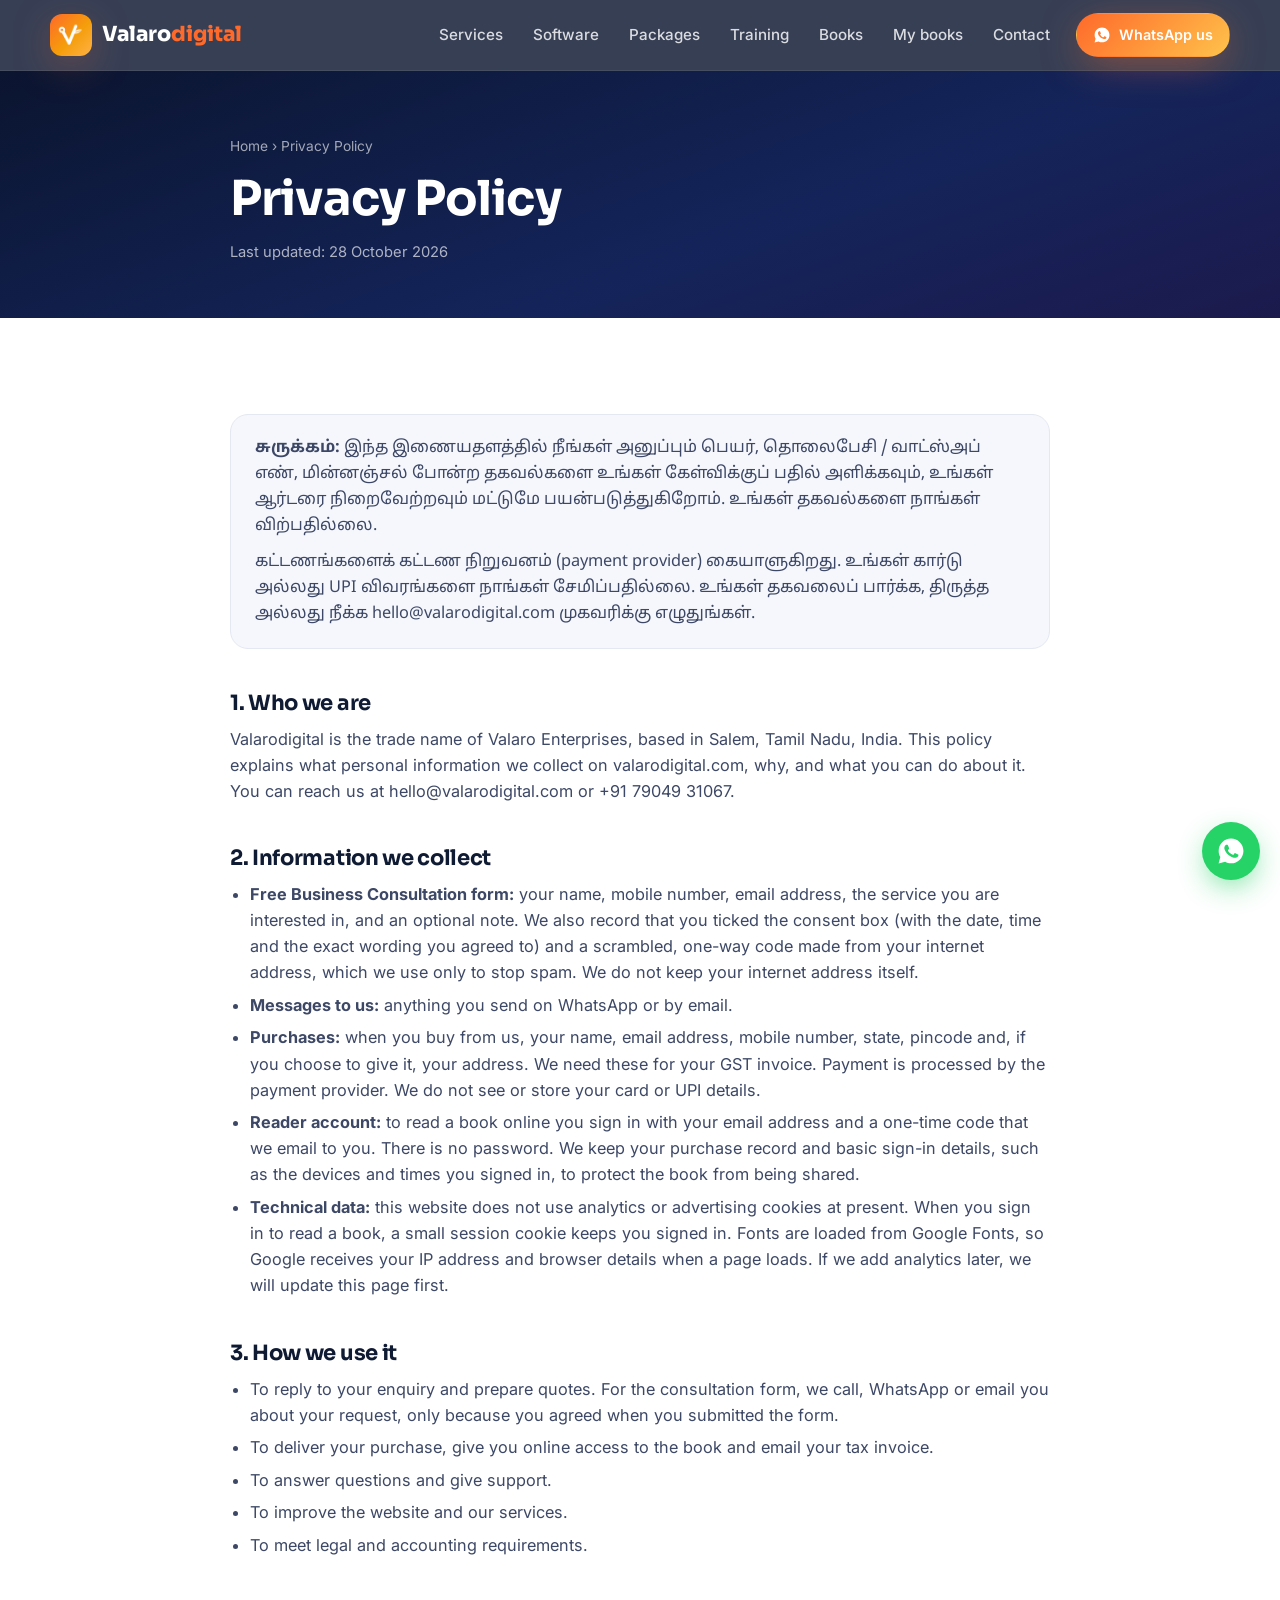
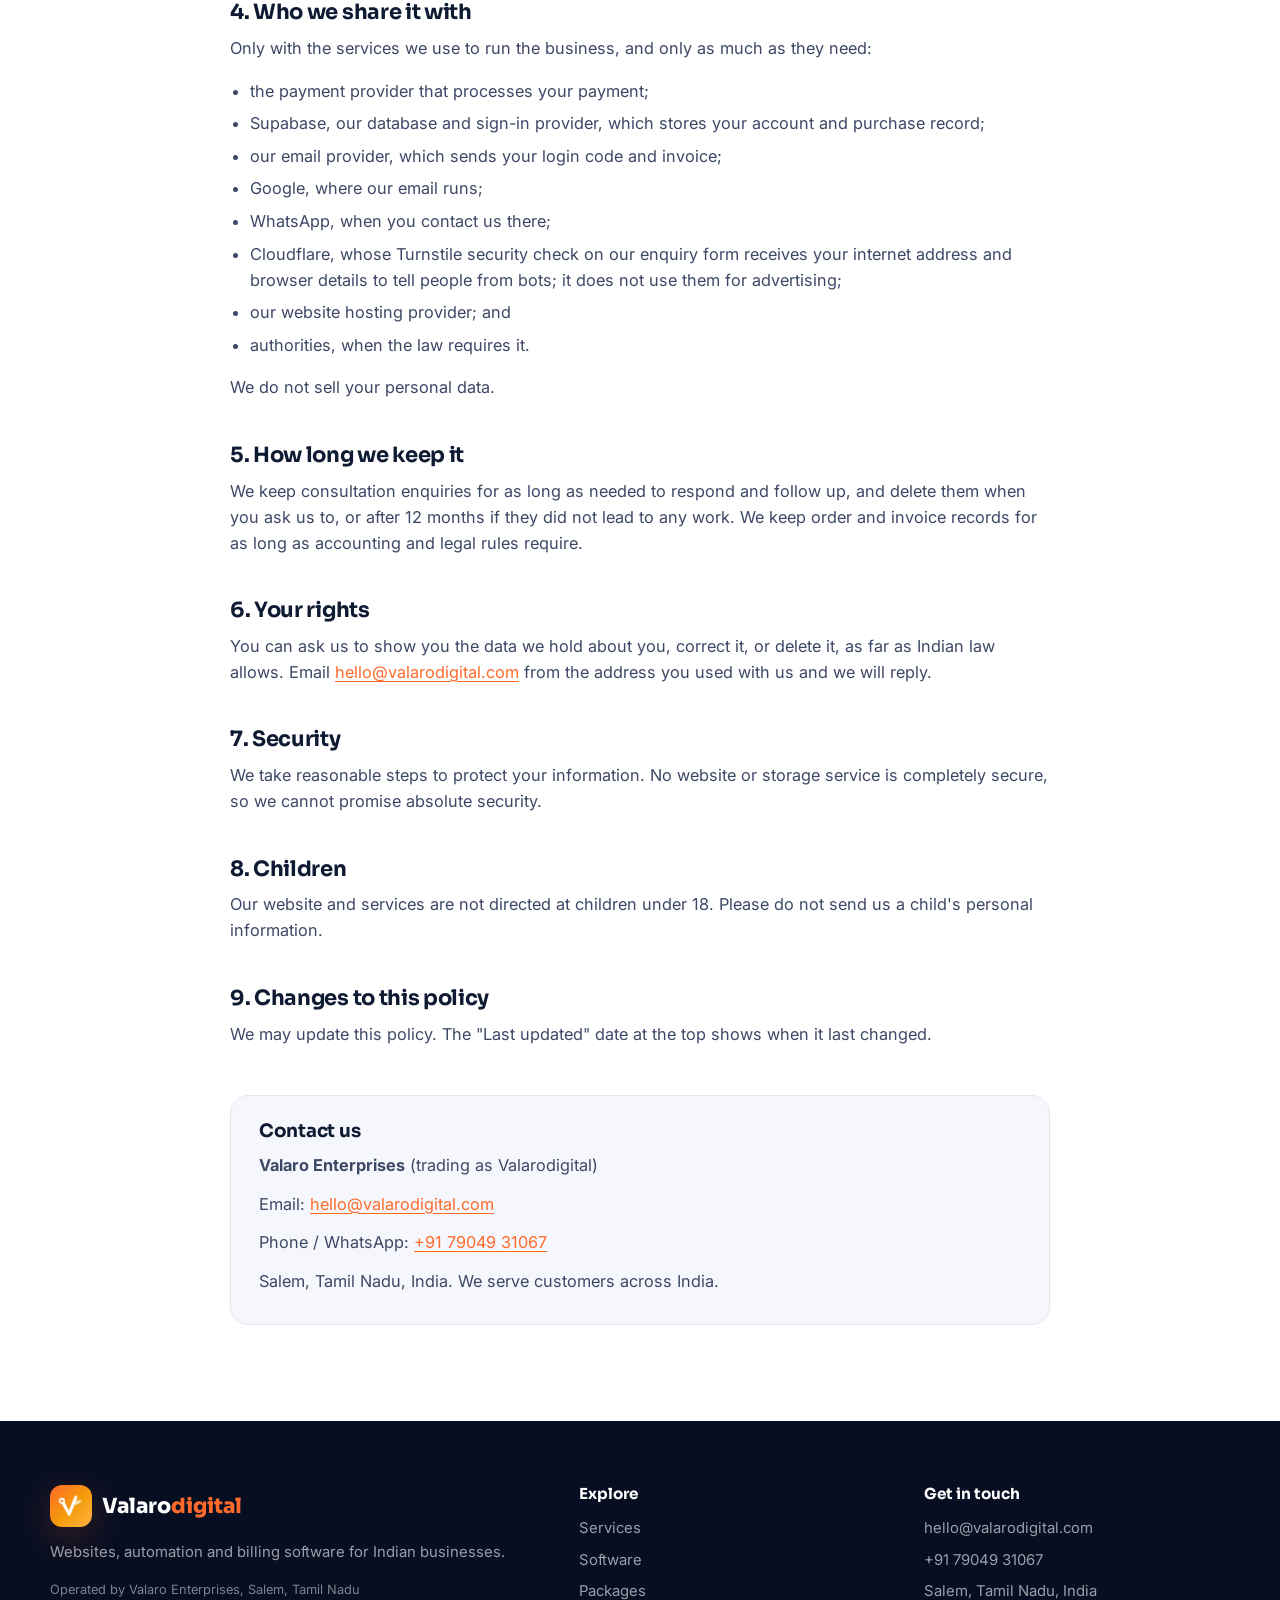
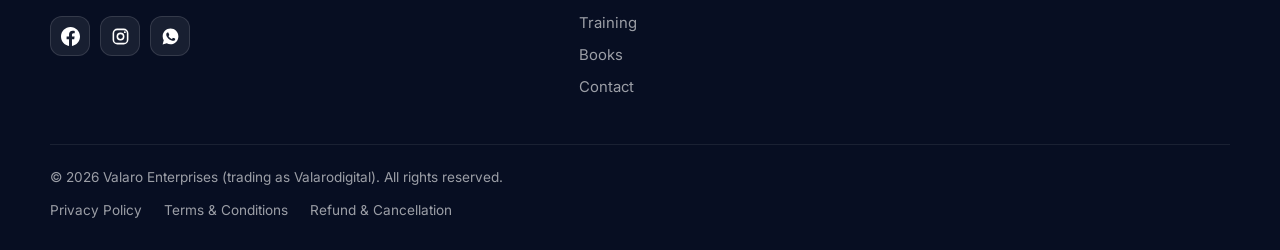
<file: privacy/index.html>
<!DOCTYPE html>
<html lang="en">
<head>
  <meta charset="UTF-8">
  <meta name="viewport" content="width=device-width, initial-scale=1">
  <title>Privacy Policy | Valarodigital</title>
  <meta name="description" content="How Valarodigital collects, uses and protects your personal information, and how you can ask us to correct or delete it.">
  <link rel="canonical" href="https://valarodigital.com/privacy/">
  <meta property="og:title" content="Privacy Policy | Valarodigital">
  <meta property="og:description" content="How Valarodigital collects, uses and protects your personal information, and how you can ask us to correct or delete it.">
  <meta property="og:type" content="website">
  <meta property="og:url" content="https://valarodigital.com/privacy/">
  <meta property="og:site_name" content="Valarodigital">
  <meta property="og:image" content="https://valarodigital.com/assets/img/og-image.png">
  <meta property="og:image:width" content="1200">
  <meta property="og:image:height" content="630">
  <meta property="og:locale" content="en_IN">
  <meta name="twitter:card" content="summary_large_image">
  <meta name="twitter:image" content="https://valarodigital.com/assets/img/og-image.png">
  <meta name="theme-color" content="#0b1530">
  <link rel="icon" type="image/png" sizes="32x32" href="/assets/img/favicon-32.png">
  <link rel="icon" type="image/png" sizes="48x48" href="/assets/img/favicon-48.png">
  <link rel="apple-touch-icon" href="/assets/img/apple-touch-icon.png">
  <link rel="preconnect" href="https://fonts.googleapis.com">
  <link rel="preconnect" href="https://fonts.gstatic.com" crossorigin>
  <link href="https://fonts.googleapis.com/css2?family=Inter:wght@400;500;600;700&amp;family=Sora:wght@600;700;800&amp;family=Noto+Sans+Tamil:wght@400;500;600&amp;display=swap" rel="stylesheet">
  <link rel="stylesheet" href="/assets/css/style.css?v=202610281000">
</head>
<body>
  <!-- Icon sprite -->
  <svg width="0" height="0" style="position:absolute" aria-hidden="true">
    <defs>
      <symbol id="i-check" viewBox="0 0 24 24"><path d="M20 6 9 17l-5-5" fill="none" stroke="currentColor" stroke-width="3" stroke-linecap="round" stroke-linejoin="round"/></symbol>
      <symbol id="i-arrow" viewBox="0 0 24 24"><path d="M5 12h14M13 6l6 6-6 6" fill="none" stroke="currentColor" stroke-width="2.2" stroke-linecap="round" stroke-linejoin="round"/></symbol>
      <symbol id="i-wa" viewBox="0 0 24 24"><path fill="currentColor" d="M12.04 2C6.58 2 2.13 6.45 2.13 11.91c0 1.75.46 3.45 1.32 4.95L2.05 22l5.25-1.38c1.45.79 3.08 1.21 4.74 1.21 5.46 0 9.91-4.45 9.91-9.91C21.95 6.45 17.5 2 12.04 2zm5.8 14.03c-.25.69-1.44 1.32-1.98 1.37-.51.05-.99.24-3.33-.69-2.81-1.11-4.6-3.99-4.74-4.18-.14-.18-1.13-1.5-1.13-2.87 0-1.36.71-2.03.97-2.31.25-.28.55-.35.74-.35l.53.01c.17.01.4-.06.62.48.25.6.83 2.06.9 2.21.07.15.12.32.02.51-.09.18-.14.3-.28.46-.14.16-.29.36-.42.48-.14.14-.28.29-.12.57.16.28.72 1.19 1.55 1.92 1.06.95 1.96 1.24 2.24 1.38.28.14.44.12.6-.07.16-.19.69-.81.88-1.09.18-.28.37-.23.62-.14.25.09 1.6.76 1.87.9.28.14.46.21.53.32.07.12.07.67-.18 1.36z"/></symbol>
      <symbol id="i-web" viewBox="0 0 24 24"><g fill="none" stroke="currentColor" stroke-width="2" stroke-linecap="round" stroke-linejoin="round"><rect x="2" y="3" width="20" height="14" rx="2"/><path d="M8 21h8M12 17v4"/></g></symbol>
      <symbol id="i-pin" viewBox="0 0 24 24"><g fill="none" stroke="currentColor" stroke-width="2" stroke-linecap="round" stroke-linejoin="round"><path d="M12 21s-7-6.2-7-11a7 7 0 0 1 14 0c0 4.8-7 11-7 11z"/><circle cx="12" cy="10" r="2.5"/></g></symbol>
      <symbol id="i-chat" viewBox="0 0 24 24"><path d="M21 11.5a8.4 8.4 0 0 1-12.4 7.4L3 20.5l1.6-5.4A8.4 8.4 0 1 1 21 11.5z" fill="none" stroke="currentColor" stroke-width="2" stroke-linecap="round" stroke-linejoin="round"/></symbol>
      <symbol id="i-mail" viewBox="0 0 24 24"><g fill="none" stroke="currentColor" stroke-width="2" stroke-linecap="round" stroke-linejoin="round"><rect x="3" y="5" width="18" height="14" rx="2"/><path d="m3 7 9 6 9-6"/></g></symbol>
      <symbol id="i-flow" viewBox="0 0 24 24"><g fill="none" stroke="currentColor" stroke-width="2" stroke-linecap="round" stroke-linejoin="round"><path d="M4 4h6v6H4zM14 14h6v6h-6z"/><path d="M10 7h4a3 3 0 0 1 3 3v4M7 10v4a3 3 0 0 0 3 3h4"/></g></symbol>
      <symbol id="i-cal" viewBox="0 0 24 24"><g fill="none" stroke="currentColor" stroke-width="2" stroke-linecap="round" stroke-linejoin="round"><rect x="3" y="4" width="18" height="18" rx="2"/><path d="M16 2v4M8 2v4M3 10h18"/></g></symbol>
      <symbol id="i-bot" viewBox="0 0 24 24"><g fill="none" stroke="currentColor" stroke-width="2" stroke-linecap="round" stroke-linejoin="round"><rect x="4" y="7" width="16" height="12" rx="3"/><path d="M12 3v4M9 12h.01M15 12h.01M9 16h6"/></g></symbol>
      <symbol id="i-chart" viewBox="0 0 24 24"><g fill="none" stroke="currentColor" stroke-width="2" stroke-linecap="round" stroke-linejoin="round"><path d="M3 3v18h18"/><path d="M7 15l4-4 3 3 5-6"/></g></symbol>
      <symbol id="i-shield" viewBox="0 0 24 24"><path d="M12 22s8-4 8-10V5l-8-3-8 3v7c0 6 8 10 8 10z" fill="none" stroke="currentColor" stroke-width="2" stroke-linecap="round" stroke-linejoin="round"/></symbol>
      <symbol id="i-cap" viewBox="0 0 24 24"><g fill="none" stroke="currentColor" stroke-width="2" stroke-linecap="round" stroke-linejoin="round"><path d="M22 10 12 5 2 10l10 5 10-5z"/><path d="M6 12v5c3 2 9 2 12 0v-5"/></g></symbol>
      <symbol id="i-bill" viewBox="0 0 24 24"><g fill="none" stroke="currentColor" stroke-width="2" stroke-linecap="round" stroke-linejoin="round"><path d="M6 2h12v20l-3-2-3 2-3-2-3 2z"/><path d="M9 7h6M9 11h6M9 15h4"/></g></symbol>
      <symbol id="i-store" viewBox="0 0 24 24"><g fill="none" stroke="currentColor" stroke-width="2" stroke-linecap="round" stroke-linejoin="round"><path d="M3 9l1.5-5h15L21 9"/><path d="M3 9h18v2a3 3 0 0 1-6 0 3 3 0 0 1-6 0 3 3 0 0 1-6 0z"/><path d="M5 13v8h14v-8"/></g></symbol>
      <symbol id="i-cross" viewBox="0 0 24 24"><g fill="none" stroke="currentColor" stroke-width="2" stroke-linecap="round" stroke-linejoin="round"><rect x="3" y="3" width="18" height="18" rx="4"/><path d="M12 8v8M8 12h8"/></g></symbol>
      <symbol id="i-truck" viewBox="0 0 24 24"><g fill="none" stroke="currentColor" stroke-width="2" stroke-linecap="round" stroke-linejoin="round"><path d="M1 4h14v12H1zM15 9h4l3 3v4h-7"/><circle cx="5.5" cy="18.5" r="2"/><circle cx="18.5" cy="18.5" r="2"/></g></symbol>
      <symbol id="i-phone" viewBox="0 0 24 24"><path d="M22 16.9v3a2 2 0 0 1-2.2 2 19.8 19.8 0 0 1-8.6-3.1 19.5 19.5 0 0 1-6-6A19.8 19.8 0 0 1 2.1 4.2 2 2 0 0 1 4.1 2h3a2 2 0 0 1 2 1.7c.1.9.4 1.8.7 2.7a2 2 0 0 1-.5 2.1L8 9.8a16 16 0 0 0 6 6l1.3-1.3a2 2 0 0 1 2.1-.5c.9.3 1.8.6 2.7.7a2 2 0 0 1 1.7 2z" fill="none" stroke="currentColor" stroke-width="2" stroke-linecap="round" stroke-linejoin="round"/></symbol>
      <symbol id="i-fb" viewBox="0 0 24 24"><path fill="currentColor" d="M24 12.07C24 5.4 18.63 0 12 0S0 5.4 0 12.07C0 18.1 4.39 23.1 10.13 24v-8.44H7.08v-3.49h3.05V9.41c0-3.02 1.79-4.69 4.53-4.69 1.31 0 2.68.23 2.68.23v2.97h-1.51c-1.49 0-1.96.93-1.96 1.88v2.26h3.33l-.53 3.49h-2.8V24C19.61 23.1 24 18.1 24 12.07z"/></symbol>
      <symbol id="i-ig" viewBox="0 0 24 24"><g fill="none" stroke="currentColor" stroke-width="2"><rect x="3" y="3" width="18" height="18" rx="5"/><circle cx="12" cy="12" r="4"/></g><circle cx="17.5" cy="6.5" r="1.2" fill="currentColor"/></symbol>
      <symbol id="i-mobile" viewBox="0 0 24 24"><g fill="none" stroke="currentColor" stroke-width="2" stroke-linecap="round" stroke-linejoin="round"><rect x="6" y="2" width="12" height="20" rx="2.5"/><path d="M11 18h2"/></g></symbol>
    </defs>
  </svg>
  <a class="skip-link" href="#main">Skip to content</a>
  <header class="site-header">
    <div class="container header-inner">
      <a href="/" class="logo" aria-label="Valarodigital home">
        <img class="logo-mark" src="/assets/img/logo-96.png" srcset="/assets/img/logo-96.png 2x" width="36" height="36" alt="" aria-hidden="true" decoding="async">
        <span>Valaro<span class="accent">digital</span></span>
      </a>
      <button class="nav-toggle" aria-controls="site-nav" aria-expanded="false" aria-label="Open menu">
        <span></span><span></span><span></span>
      </button>
      <nav id="site-nav" class="site-nav" aria-label="Main">
        <ul>
          <li><a href="/#services">Services</a></li>
          <li><a href="/#products">Software</a></li>
          <li><a href="/#packages">Packages</a></li>
          <li><a href="/#training">Training</a></li>
          <li><a href="/books/">Books</a></li>
          <li><a href="/library/">My books</a></li>
          <li><a href="/#contact">Contact</a></li>
          <li class="nav-cta"><a href="https://wa.me/917904931067?text=Hi%20Valarodigital%2C%20I%20would%20like%20to%20know%20more%20about%20your%20services." class="btn btn-primary btn-sm" target="_blank" rel="noopener"><svg class="ic"><use href="#i-wa"/></svg>WhatsApp us</a></li>
        </ul>
      </nav>
    </div>
  </header>

  <main id="main">
<section class="page-head">
  <div class="container narrow">
    <p class="crumbs"><a href="/">Home</a> &rsaquo; Privacy Policy</p>
    <h1>Privacy Policy</h1>
    <p class="updated">Last updated: 28 October 2026</p>
  </div>
</section>
<section class="section">
  <div class="container narrow prose">
    <div class="summary-box" lang="ta">
      <p><strong>சுருக்கம்:</strong> இந்த இணையதளத்தில் நீங்கள் அனுப்பும் பெயர், தொலைபேசி / வாட்ஸ்அப் எண், மின்னஞ்சல் போன்ற தகவல்களை உங்கள் கேள்விக்குப் பதில் அளிக்கவும், உங்கள் ஆர்டரை நிறைவேற்றவும் மட்டுமே பயன்படுத்துகிறோம். உங்கள் தகவல்களை நாங்கள் விற்பதில்லை.</p>
      <p>கட்டணங்களைக் கட்டண நிறுவனம் (payment provider) கையாளுகிறது. உங்கள் கார்டு அல்லது UPI விவரங்களை நாங்கள் சேமிப்பதில்லை. உங்கள் தகவலைப் பார்க்க, திருத்த அல்லது நீக்க hello@valarodigital.com முகவரிக்கு எழுதுங்கள்.</p>
    </div>

    <h2>1. Who we are</h2>
    <p>Valarodigital is the trade name of Valaro Enterprises, based in Salem, Tamil Nadu, India. This policy explains what personal information we collect on valarodigital.com, why, and what you can do about it. You can reach us at hello@valarodigital.com or +91 79049 31067.</p>

    <h2>2. Information we collect</h2>
    <ul>
      <li><strong>Free Business Consultation form:</strong> your name, mobile number, email address, the service you are interested in, and an optional note. We also record that you ticked the consent box (with the date, time and the exact wording you agreed to) and a scrambled, one-way code made from your internet address, which we use only to stop spam. We do not keep your internet address itself.</li>
      <li><strong>Messages to us:</strong> anything you send on WhatsApp or by email.</li>
      <li><strong>Purchases:</strong> when you buy from us, your name, email address, mobile number, state, pincode and, if you choose to give it, your address. We need these for your GST invoice. Payment is processed by the payment provider. We do not see or store your card or UPI details.</li>
      <li><strong>Reader account:</strong> to read a book online you sign in with your email address and a one-time code that we email to you. There is no password. We keep your purchase record and basic sign-in details, such as the devices and times you signed in, to protect the book from being shared.</li>
      <li><strong>Technical data:</strong> this website does not use analytics or advertising cookies at present. When you sign in to read a book, a small session cookie keeps you signed in. Fonts are loaded from Google Fonts, so Google receives your IP address and browser details when a page loads. If we add analytics later, we will update this page first.</li>
    </ul>

    <h2>3. How we use it</h2>
    <ul>
      <li>To reply to your enquiry and prepare quotes. For the consultation form, we call, WhatsApp or email you about your request, only because you agreed when you submitted the form.</li>
      <li>To deliver your purchase, give you online access to the book and email your tax invoice.</li>
      <li>To answer questions and give support.</li>
      <li>To improve the website and our services.</li>
      <li>To meet legal and accounting requirements.</li>
    </ul>

    <h2>4. Who we share it with</h2>
    <p>Only with the services we use to run the business, and only as much as they need:</p>
    <ul>
      <li>the payment provider that processes your payment;</li>
      <li>Supabase, our database and sign-in provider, which stores your account and purchase record;</li>
      <li>our email provider, which sends your login code and invoice;</li>
      <li>Google, where our email runs;</li>
      <li>WhatsApp, when you contact us there;</li>
      <li>Cloudflare, whose Turnstile security check on our enquiry form receives your internet address and browser details to tell people from bots; it does not use them for advertising;</li>
      <li>our website hosting provider; and</li>
      <li>authorities, when the law requires it.</li>
    </ul>
    <p>We do not sell your personal data.</p>

    <h2>5. How long we keep it</h2>
    <p>We keep consultation enquiries for as long as needed to respond and follow up, and delete them when you ask us to, or after 12 months if they did not lead to any work. We keep order and invoice records for as long as accounting and legal rules require.</p>

    <h2>6. Your rights</h2>
    <p>You can ask us to show you the data we hold about you, correct it, or delete it, as far as Indian law allows. Email <a href="mailto:hello@valarodigital.com">hello@valarodigital.com</a> from the address you used with us and we will reply.</p>

    <h2>7. Security</h2>
    <p>We take reasonable steps to protect your information. No website or storage service is completely secure, so we cannot promise absolute security.</p>

    <h2>8. Children</h2>
    <p>Our website and services are not directed at children under 18. Please do not send us a child's personal information.</p>

    <h2>9. Changes to this policy</h2>
    <p>We may update this policy. The "Last updated" date at the top shows when it last changed.</p>

    <aside class="contact-card"><h2>Contact us</h2><ul>
<li><strong>Valaro Enterprises</strong> (trading as Valarodigital)</li>
<li>Email: <a href="mailto:hello@valarodigital.com">hello@valarodigital.com</a></li>
<li>Phone / WhatsApp: <a href="tel:+917904931067">+91 79049 31067</a></li>
<li>Salem, Tamil Nadu, India. We serve customers across India.</li></ul></aside>
  </div>
</section>

  </main>

  <footer class="site-footer">
    <div class="container footer-inner">
      <div>
        <a href="/" class="logo"><img class="logo-mark" src="/assets/img/logo-96.png" srcset="/assets/img/logo-96.png 2x" width="36" height="36" alt="" aria-hidden="true" decoding="async"><span>Valaro<span class="accent">digital</span></span></a>
        <p>Websites, automation and billing software for Indian businesses.</p>
        <p class="legal-id">Operated by Valaro Enterprises, Salem, Tamil Nadu</p>
        <div class="socials">
          <a href="https://www.facebook.com/profile.php?id=61595351016733" target="_blank" rel="noopener" aria-label="Valarodigital on Facebook"><svg><use href="#i-fb"/></svg></a>
          <a href="https://www.instagram.com/valarodigital/" target="_blank" rel="noopener" aria-label="Valarodigital on Instagram"><svg><use href="#i-ig"/></svg></a>
          <a href="https://wa.me/917904931067" target="_blank" rel="noopener" aria-label="Valarodigital on WhatsApp"><svg><use href="#i-wa"/></svg></a>
        </div>
      </div>
      <div>
        <h4>Explore</h4>
        <ul><li><a href="/#services">Services</a></li><li><a href="/#products">Software</a></li><li><a href="/#packages">Packages</a></li><li><a href="/#training">Training</a></li><li><a href="/books/">Books</a></li><li><a href="/#contact">Contact</a></li></ul>
      </div>
      <div>
        <h4>Get in touch</h4>
        <ul><li><a href="mailto:hello@valarodigital.com">hello@valarodigital.com</a></li><li><a href="tel:+917904931067">+91 79049 31067</a></li><li>Salem, Tamil Nadu, India</li></ul>
      </div>
    </div>
    <div class="container footer-bottom">
      <span>&copy; <span data-year>2026</span> Valaro Enterprises (trading as Valarodigital). All rights reserved.</span>
      <div class="footer-legal"><a href="/privacy/">Privacy Policy</a><a href="/terms/">Terms &amp; Conditions</a><a href="/refund/">Refund &amp; Cancellation</a></div>
    </div>
  </footer>

  <a class="wa-float" href="https://wa.me/917904931067?text=Hi%20Valarodigital%2C%20I%20would%20like%20to%20know%20more%20about%20your%20services." target="_blank" rel="noopener" aria-label="Chat on WhatsApp"><svg><use href="#i-wa"/></svg></a>

  <script src="/assets/js/main.js"></script>
</body>
</html>
</file>
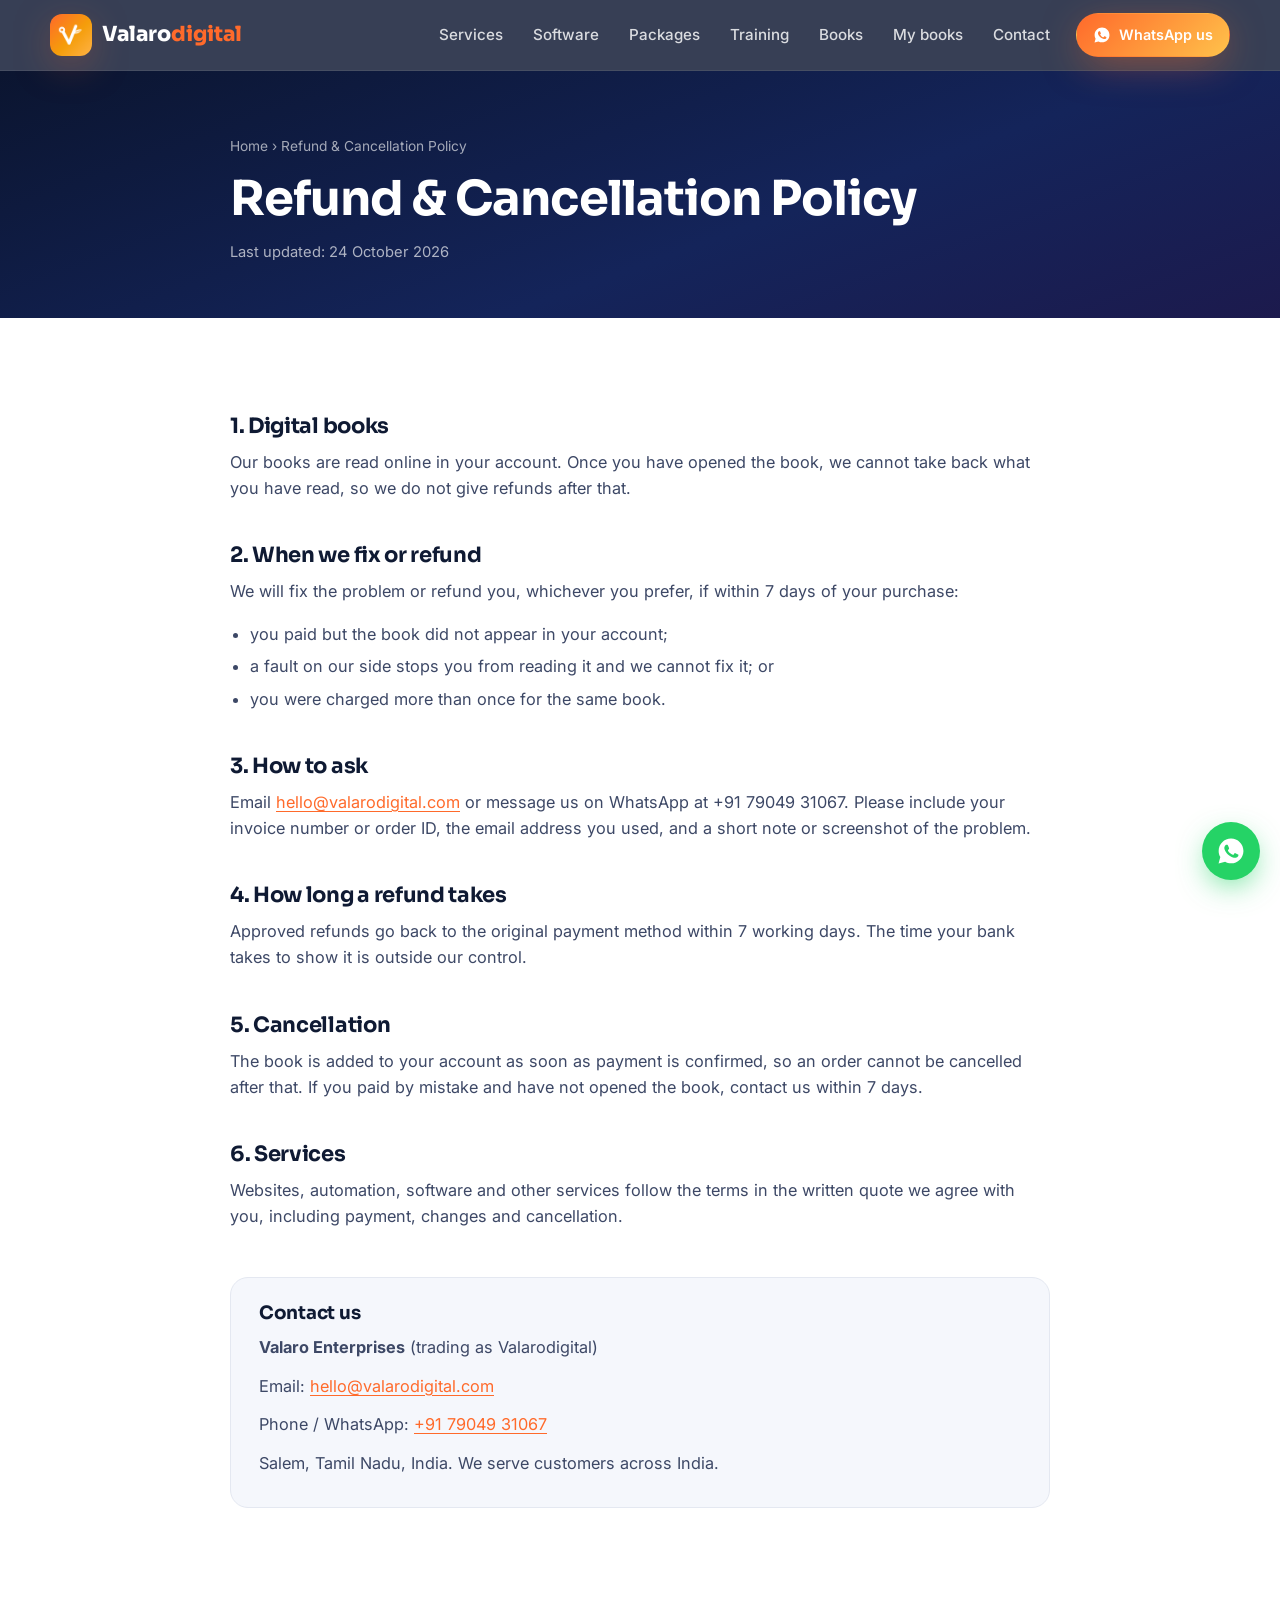
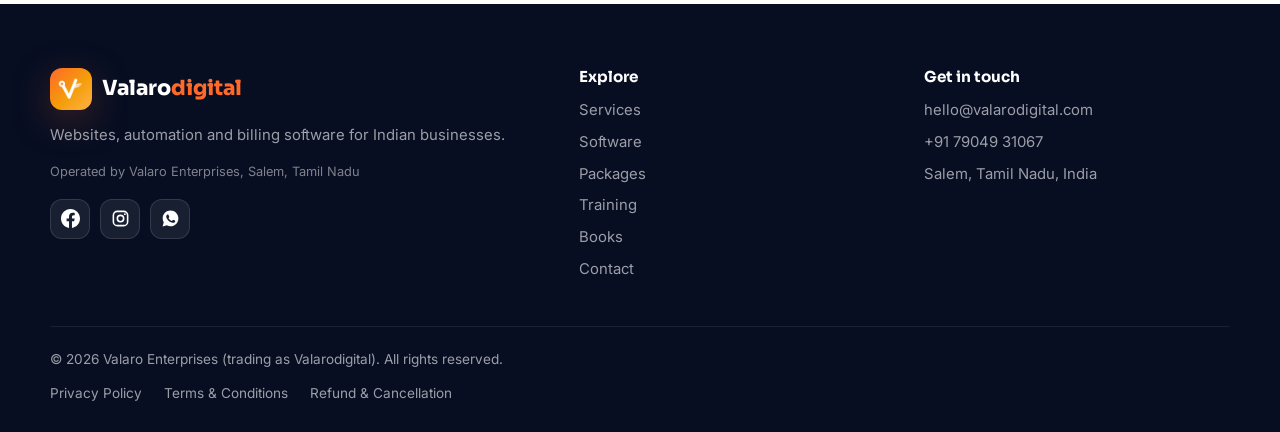
<file: refund/index.html>
<!DOCTYPE html>
<html lang="en">
<head>
  <meta charset="UTF-8">
  <meta name="viewport" content="width=device-width, initial-scale=1">
  <title>Refund &amp; Cancellation Policy | Valarodigital</title>
  <meta name="description" content="When Valarodigital fixes or refunds a book purchase, how to ask, and how cancellations and service quotes work.">
  <link rel="canonical" href="https://valarodigital.com/refund/">
  <meta property="og:title" content="Refund &amp; Cancellation Policy | Valarodigital">
  <meta property="og:description" content="When Valarodigital fixes or refunds a book purchase, how to ask, and how cancellations and service quotes work.">
  <meta property="og:type" content="website">
  <meta property="og:url" content="https://valarodigital.com/refund/">
  <meta property="og:site_name" content="Valarodigital">
  <meta property="og:image" content="https://valarodigital.com/assets/img/og-image.png">
  <meta property="og:image:width" content="1200">
  <meta property="og:image:height" content="630">
  <meta property="og:locale" content="en_IN">
  <meta name="twitter:card" content="summary_large_image">
  <meta name="twitter:image" content="https://valarodigital.com/assets/img/og-image.png">
  <meta name="theme-color" content="#0b1530">
  <link rel="icon" type="image/png" sizes="32x32" href="/assets/img/favicon-32.png">
  <link rel="icon" type="image/png" sizes="48x48" href="/assets/img/favicon-48.png">
  <link rel="apple-touch-icon" href="/assets/img/apple-touch-icon.png">
  <link rel="preconnect" href="https://fonts.googleapis.com">
  <link rel="preconnect" href="https://fonts.gstatic.com" crossorigin>
  <link href="https://fonts.googleapis.com/css2?family=Inter:wght@400;500;600;700&amp;family=Sora:wght@600;700;800&amp;family=Noto+Sans+Tamil:wght@400;500;600&amp;display=swap" rel="stylesheet">
  <link rel="stylesheet" href="/assets/css/style.css?v=202610281000">
</head>
<body>
  <!-- Icon sprite -->
  <svg width="0" height="0" style="position:absolute" aria-hidden="true">
    <defs>
      <symbol id="i-check" viewBox="0 0 24 24"><path d="M20 6 9 17l-5-5" fill="none" stroke="currentColor" stroke-width="3" stroke-linecap="round" stroke-linejoin="round"/></symbol>
      <symbol id="i-arrow" viewBox="0 0 24 24"><path d="M5 12h14M13 6l6 6-6 6" fill="none" stroke="currentColor" stroke-width="2.2" stroke-linecap="round" stroke-linejoin="round"/></symbol>
      <symbol id="i-wa" viewBox="0 0 24 24"><path fill="currentColor" d="M12.04 2C6.58 2 2.13 6.45 2.13 11.91c0 1.75.46 3.45 1.32 4.95L2.05 22l5.25-1.38c1.45.79 3.08 1.21 4.74 1.21 5.46 0 9.91-4.45 9.91-9.91C21.95 6.45 17.5 2 12.04 2zm5.8 14.03c-.25.69-1.44 1.32-1.98 1.37-.51.05-.99.24-3.33-.69-2.81-1.11-4.6-3.99-4.74-4.18-.14-.18-1.13-1.5-1.13-2.87 0-1.36.71-2.03.97-2.31.25-.28.55-.35.74-.35l.53.01c.17.01.4-.06.62.48.25.6.83 2.06.9 2.21.07.15.12.32.02.51-.09.18-.14.3-.28.46-.14.16-.29.36-.42.48-.14.14-.28.29-.12.57.16.28.72 1.19 1.55 1.92 1.06.95 1.96 1.24 2.24 1.38.28.14.44.12.6-.07.16-.19.69-.81.88-1.09.18-.28.37-.23.62-.14.25.09 1.6.76 1.87.9.28.14.46.21.53.32.07.12.07.67-.18 1.36z"/></symbol>
      <symbol id="i-web" viewBox="0 0 24 24"><g fill="none" stroke="currentColor" stroke-width="2" stroke-linecap="round" stroke-linejoin="round"><rect x="2" y="3" width="20" height="14" rx="2"/><path d="M8 21h8M12 17v4"/></g></symbol>
      <symbol id="i-pin" viewBox="0 0 24 24"><g fill="none" stroke="currentColor" stroke-width="2" stroke-linecap="round" stroke-linejoin="round"><path d="M12 21s-7-6.2-7-11a7 7 0 0 1 14 0c0 4.8-7 11-7 11z"/><circle cx="12" cy="10" r="2.5"/></g></symbol>
      <symbol id="i-chat" viewBox="0 0 24 24"><path d="M21 11.5a8.4 8.4 0 0 1-12.4 7.4L3 20.5l1.6-5.4A8.4 8.4 0 1 1 21 11.5z" fill="none" stroke="currentColor" stroke-width="2" stroke-linecap="round" stroke-linejoin="round"/></symbol>
      <symbol id="i-mail" viewBox="0 0 24 24"><g fill="none" stroke="currentColor" stroke-width="2" stroke-linecap="round" stroke-linejoin="round"><rect x="3" y="5" width="18" height="14" rx="2"/><path d="m3 7 9 6 9-6"/></g></symbol>
      <symbol id="i-flow" viewBox="0 0 24 24"><g fill="none" stroke="currentColor" stroke-width="2" stroke-linecap="round" stroke-linejoin="round"><path d="M4 4h6v6H4zM14 14h6v6h-6z"/><path d="M10 7h4a3 3 0 0 1 3 3v4M7 10v4a3 3 0 0 0 3 3h4"/></g></symbol>
      <symbol id="i-cal" viewBox="0 0 24 24"><g fill="none" stroke="currentColor" stroke-width="2" stroke-linecap="round" stroke-linejoin="round"><rect x="3" y="4" width="18" height="18" rx="2"/><path d="M16 2v4M8 2v4M3 10h18"/></g></symbol>
      <symbol id="i-bot" viewBox="0 0 24 24"><g fill="none" stroke="currentColor" stroke-width="2" stroke-linecap="round" stroke-linejoin="round"><rect x="4" y="7" width="16" height="12" rx="3"/><path d="M12 3v4M9 12h.01M15 12h.01M9 16h6"/></g></symbol>
      <symbol id="i-chart" viewBox="0 0 24 24"><g fill="none" stroke="currentColor" stroke-width="2" stroke-linecap="round" stroke-linejoin="round"><path d="M3 3v18h18"/><path d="M7 15l4-4 3 3 5-6"/></g></symbol>
      <symbol id="i-shield" viewBox="0 0 24 24"><path d="M12 22s8-4 8-10V5l-8-3-8 3v7c0 6 8 10 8 10z" fill="none" stroke="currentColor" stroke-width="2" stroke-linecap="round" stroke-linejoin="round"/></symbol>
      <symbol id="i-cap" viewBox="0 0 24 24"><g fill="none" stroke="currentColor" stroke-width="2" stroke-linecap="round" stroke-linejoin="round"><path d="M22 10 12 5 2 10l10 5 10-5z"/><path d="M6 12v5c3 2 9 2 12 0v-5"/></g></symbol>
      <symbol id="i-bill" viewBox="0 0 24 24"><g fill="none" stroke="currentColor" stroke-width="2" stroke-linecap="round" stroke-linejoin="round"><path d="M6 2h12v20l-3-2-3 2-3-2-3 2z"/><path d="M9 7h6M9 11h6M9 15h4"/></g></symbol>
      <symbol id="i-store" viewBox="0 0 24 24"><g fill="none" stroke="currentColor" stroke-width="2" stroke-linecap="round" stroke-linejoin="round"><path d="M3 9l1.5-5h15L21 9"/><path d="M3 9h18v2a3 3 0 0 1-6 0 3 3 0 0 1-6 0 3 3 0 0 1-6 0z"/><path d="M5 13v8h14v-8"/></g></symbol>
      <symbol id="i-cross" viewBox="0 0 24 24"><g fill="none" stroke="currentColor" stroke-width="2" stroke-linecap="round" stroke-linejoin="round"><rect x="3" y="3" width="18" height="18" rx="4"/><path d="M12 8v8M8 12h8"/></g></symbol>
      <symbol id="i-truck" viewBox="0 0 24 24"><g fill="none" stroke="currentColor" stroke-width="2" stroke-linecap="round" stroke-linejoin="round"><path d="M1 4h14v12H1zM15 9h4l3 3v4h-7"/><circle cx="5.5" cy="18.5" r="2"/><circle cx="18.5" cy="18.5" r="2"/></g></symbol>
      <symbol id="i-phone" viewBox="0 0 24 24"><path d="M22 16.9v3a2 2 0 0 1-2.2 2 19.8 19.8 0 0 1-8.6-3.1 19.5 19.5 0 0 1-6-6A19.8 19.8 0 0 1 2.1 4.2 2 2 0 0 1 4.1 2h3a2 2 0 0 1 2 1.7c.1.9.4 1.8.7 2.7a2 2 0 0 1-.5 2.1L8 9.8a16 16 0 0 0 6 6l1.3-1.3a2 2 0 0 1 2.1-.5c.9.3 1.8.6 2.7.7a2 2 0 0 1 1.7 2z" fill="none" stroke="currentColor" stroke-width="2" stroke-linecap="round" stroke-linejoin="round"/></symbol>
      <symbol id="i-fb" viewBox="0 0 24 24"><path fill="currentColor" d="M24 12.07C24 5.4 18.63 0 12 0S0 5.4 0 12.07C0 18.1 4.39 23.1 10.13 24v-8.44H7.08v-3.49h3.05V9.41c0-3.02 1.79-4.69 4.53-4.69 1.31 0 2.68.23 2.68.23v2.97h-1.51c-1.49 0-1.96.93-1.96 1.88v2.26h3.33l-.53 3.49h-2.8V24C19.61 23.1 24 18.1 24 12.07z"/></symbol>
      <symbol id="i-ig" viewBox="0 0 24 24"><g fill="none" stroke="currentColor" stroke-width="2"><rect x="3" y="3" width="18" height="18" rx="5"/><circle cx="12" cy="12" r="4"/></g><circle cx="17.5" cy="6.5" r="1.2" fill="currentColor"/></symbol>
      <symbol id="i-mobile" viewBox="0 0 24 24"><g fill="none" stroke="currentColor" stroke-width="2" stroke-linecap="round" stroke-linejoin="round"><rect x="6" y="2" width="12" height="20" rx="2.5"/><path d="M11 18h2"/></g></symbol>
    </defs>
  </svg>
  <a class="skip-link" href="#main">Skip to content</a>
  <header class="site-header">
    <div class="container header-inner">
      <a href="/" class="logo" aria-label="Valarodigital home">
        <img class="logo-mark" src="/assets/img/logo-96.png" srcset="/assets/img/logo-96.png 2x" width="36" height="36" alt="" aria-hidden="true" decoding="async">
        <span>Valaro<span class="accent">digital</span></span>
      </a>
      <button class="nav-toggle" aria-controls="site-nav" aria-expanded="false" aria-label="Open menu">
        <span></span><span></span><span></span>
      </button>
      <nav id="site-nav" class="site-nav" aria-label="Main">
        <ul>
          <li><a href="/#services">Services</a></li>
          <li><a href="/#products">Software</a></li>
          <li><a href="/#packages">Packages</a></li>
          <li><a href="/#training">Training</a></li>
          <li><a href="/books/">Books</a></li>
          <li><a href="/library/">My books</a></li>
          <li><a href="/#contact">Contact</a></li>
          <li class="nav-cta"><a href="https://wa.me/917904931067?text=Hi%20Valarodigital%2C%20I%20would%20like%20to%20know%20more%20about%20your%20services." class="btn btn-primary btn-sm" target="_blank" rel="noopener"><svg class="ic"><use href="#i-wa"/></svg>WhatsApp us</a></li>
        </ul>
      </nav>
    </div>
  </header>

  <main id="main">
<section class="page-head">
  <div class="container narrow">
    <p class="crumbs"><a href="/">Home</a> &rsaquo; Refund &amp; Cancellation Policy</p>
    <h1>Refund &amp; Cancellation Policy</h1>
    <p class="updated">Last updated: 24 October 2026</p>
  </div>
</section>
<section class="section">
  <div class="container narrow prose">
    <h2>1. Digital books</h2>
    <p>Our books are read online in your account. Once you have opened the book, we cannot take back what you have read, so we do not give refunds after that.</p>

    <h2>2. When we fix or refund</h2>
    <p>We will fix the problem or refund you, whichever you prefer, if within 7 days of your purchase:</p>
    <ul>
      <li>you paid but the book did not appear in your account;</li>
      <li>a fault on our side stops you from reading it and we cannot fix it; or</li>
      <li>you were charged more than once for the same book.</li>
    </ul>

    <h2>3. How to ask</h2>
    <p>Email <a href="mailto:hello@valarodigital.com">hello@valarodigital.com</a> or message us on WhatsApp at +91 79049 31067. Please include your invoice number or order ID, the email address you used, and a short note or screenshot of the problem.</p>

    <h2>4. How long a refund takes</h2>
    <p>Approved refunds go back to the original payment method within 7 working days. The time your bank takes to show it is outside our control.</p>

    <h2>5. Cancellation</h2>
    <p>The book is added to your account as soon as payment is confirmed, so an order cannot be cancelled after that. If you paid by mistake and have not opened the book, contact us within 7 days.</p>

    <h2>6. Services</h2>
    <p>Websites, automation, software and other services follow the terms in the written quote we agree with you, including payment, changes and cancellation.</p>

    <aside class="contact-card"><h2>Contact us</h2><ul>
<li><strong>Valaro Enterprises</strong> (trading as Valarodigital)</li>
<li>Email: <a href="mailto:hello@valarodigital.com">hello@valarodigital.com</a></li>
<li>Phone / WhatsApp: <a href="tel:+917904931067">+91 79049 31067</a></li>
<li>Salem, Tamil Nadu, India. We serve customers across India.</li></ul></aside>
  </div>
</section>

  </main>

  <footer class="site-footer">
    <div class="container footer-inner">
      <div>
        <a href="/" class="logo"><img class="logo-mark" src="/assets/img/logo-96.png" srcset="/assets/img/logo-96.png 2x" width="36" height="36" alt="" aria-hidden="true" decoding="async"><span>Valaro<span class="accent">digital</span></span></a>
        <p>Websites, automation and billing software for Indian businesses.</p>
        <p class="legal-id">Operated by Valaro Enterprises, Salem, Tamil Nadu</p>
        <div class="socials">
          <a href="https://www.facebook.com/profile.php?id=61595351016733" target="_blank" rel="noopener" aria-label="Valarodigital on Facebook"><svg><use href="#i-fb"/></svg></a>
          <a href="https://www.instagram.com/valarodigital/" target="_blank" rel="noopener" aria-label="Valarodigital on Instagram"><svg><use href="#i-ig"/></svg></a>
          <a href="https://wa.me/917904931067" target="_blank" rel="noopener" aria-label="Valarodigital on WhatsApp"><svg><use href="#i-wa"/></svg></a>
        </div>
      </div>
      <div>
        <h4>Explore</h4>
        <ul><li><a href="/#services">Services</a></li><li><a href="/#products">Software</a></li><li><a href="/#packages">Packages</a></li><li><a href="/#training">Training</a></li><li><a href="/books/">Books</a></li><li><a href="/#contact">Contact</a></li></ul>
      </div>
      <div>
        <h4>Get in touch</h4>
        <ul><li><a href="mailto:hello@valarodigital.com">hello@valarodigital.com</a></li><li><a href="tel:+917904931067">+91 79049 31067</a></li><li>Salem, Tamil Nadu, India</li></ul>
      </div>
    </div>
    <div class="container footer-bottom">
      <span>&copy; <span data-year>2026</span> Valaro Enterprises (trading as Valarodigital). All rights reserved.</span>
      <div class="footer-legal"><a href="/privacy/">Privacy Policy</a><a href="/terms/">Terms &amp; Conditions</a><a href="/refund/">Refund &amp; Cancellation</a></div>
    </div>
  </footer>

  <a class="wa-float" href="https://wa.me/917904931067?text=Hi%20Valarodigital%2C%20I%20would%20like%20to%20know%20more%20about%20your%20services." target="_blank" rel="noopener" aria-label="Chat on WhatsApp"><svg><use href="#i-wa"/></svg></a>

  <script src="/assets/js/main.js"></script>
</body>
</html>
</file>
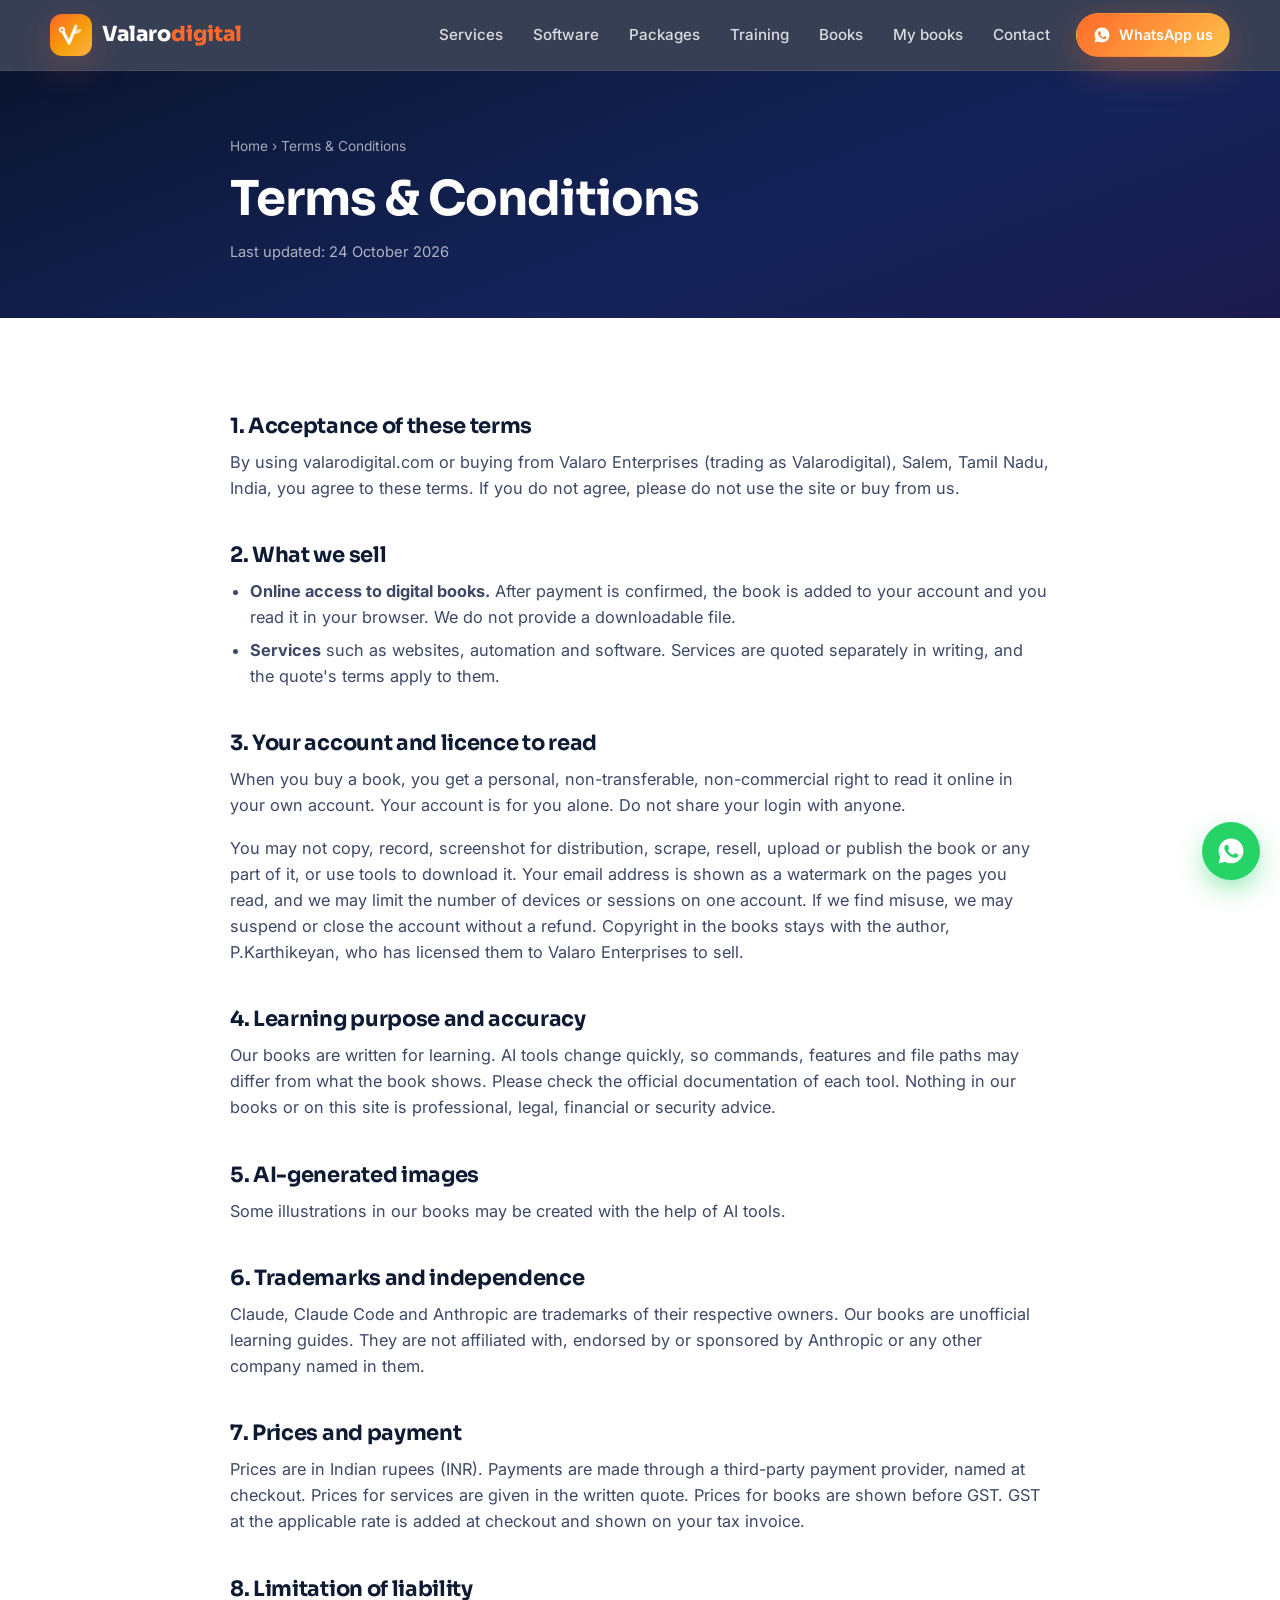
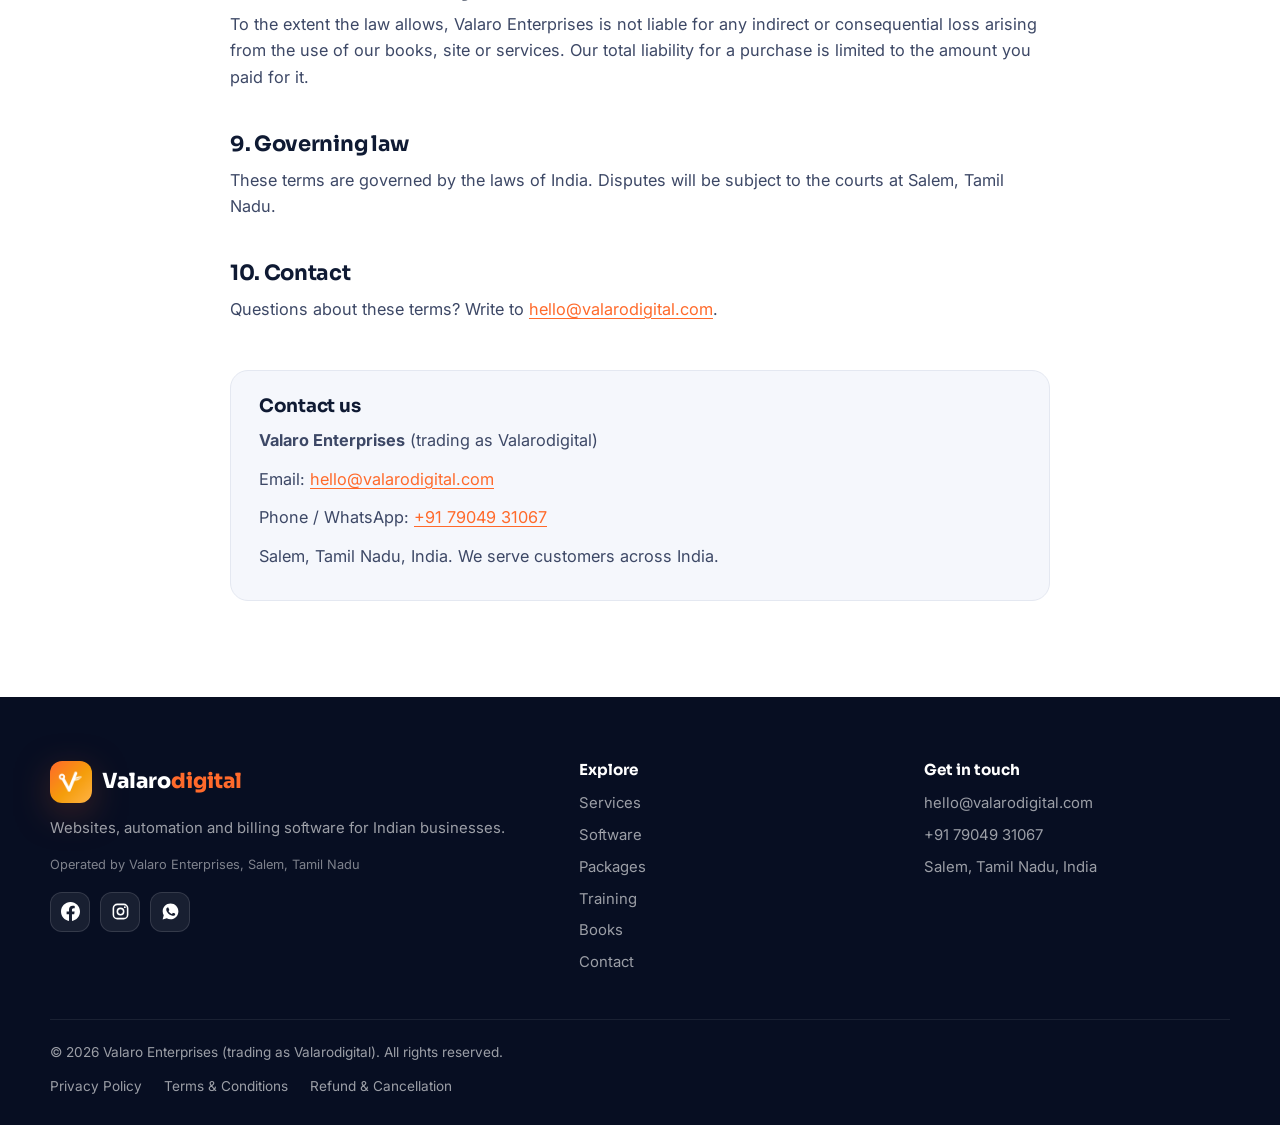
<file: terms/index.html>
<!DOCTYPE html>
<html lang="en">
<head>
  <meta charset="UTF-8">
  <meta name="viewport" content="width=device-width, initial-scale=1">
  <title>Terms &amp; Conditions | Valarodigital</title>
  <meta name="description" content="Terms for buying books and services from Valarodigital, including how online book access, licences and payments work.">
  <link rel="canonical" href="https://valarodigital.com/terms/">
  <meta property="og:title" content="Terms &amp; Conditions | Valarodigital">
  <meta property="og:description" content="Terms for buying books and services from Valarodigital, including how online book access, licences and payments work.">
  <meta property="og:type" content="website">
  <meta property="og:url" content="https://valarodigital.com/terms/">
  <meta property="og:site_name" content="Valarodigital">
  <meta property="og:image" content="https://valarodigital.com/assets/img/og-image.png">
  <meta property="og:image:width" content="1200">
  <meta property="og:image:height" content="630">
  <meta property="og:locale" content="en_IN">
  <meta name="twitter:card" content="summary_large_image">
  <meta name="twitter:image" content="https://valarodigital.com/assets/img/og-image.png">
  <meta name="theme-color" content="#0b1530">
  <link rel="icon" type="image/png" sizes="32x32" href="/assets/img/favicon-32.png">
  <link rel="icon" type="image/png" sizes="48x48" href="/assets/img/favicon-48.png">
  <link rel="apple-touch-icon" href="/assets/img/apple-touch-icon.png">
  <link rel="preconnect" href="https://fonts.googleapis.com">
  <link rel="preconnect" href="https://fonts.gstatic.com" crossorigin>
  <link href="https://fonts.googleapis.com/css2?family=Inter:wght@400;500;600;700&amp;family=Sora:wght@600;700;800&amp;family=Noto+Sans+Tamil:wght@400;500;600&amp;display=swap" rel="stylesheet">
  <link rel="stylesheet" href="/assets/css/style.css?v=202610281000">
</head>
<body>
  <!-- Icon sprite -->
  <svg width="0" height="0" style="position:absolute" aria-hidden="true">
    <defs>
      <symbol id="i-check" viewBox="0 0 24 24"><path d="M20 6 9 17l-5-5" fill="none" stroke="currentColor" stroke-width="3" stroke-linecap="round" stroke-linejoin="round"/></symbol>
      <symbol id="i-arrow" viewBox="0 0 24 24"><path d="M5 12h14M13 6l6 6-6 6" fill="none" stroke="currentColor" stroke-width="2.2" stroke-linecap="round" stroke-linejoin="round"/></symbol>
      <symbol id="i-wa" viewBox="0 0 24 24"><path fill="currentColor" d="M12.04 2C6.58 2 2.13 6.45 2.13 11.91c0 1.75.46 3.45 1.32 4.95L2.05 22l5.25-1.38c1.45.79 3.08 1.21 4.74 1.21 5.46 0 9.91-4.45 9.91-9.91C21.95 6.45 17.5 2 12.04 2zm5.8 14.03c-.25.69-1.44 1.32-1.98 1.37-.51.05-.99.24-3.33-.69-2.81-1.11-4.6-3.99-4.74-4.18-.14-.18-1.13-1.5-1.13-2.87 0-1.36.71-2.03.97-2.31.25-.28.55-.35.74-.35l.53.01c.17.01.4-.06.62.48.25.6.83 2.06.9 2.21.07.15.12.32.02.51-.09.18-.14.3-.28.46-.14.16-.29.36-.42.48-.14.14-.28.29-.12.57.16.28.72 1.19 1.55 1.92 1.06.95 1.96 1.24 2.24 1.38.28.14.44.12.6-.07.16-.19.69-.81.88-1.09.18-.28.37-.23.62-.14.25.09 1.6.76 1.87.9.28.14.46.21.53.32.07.12.07.67-.18 1.36z"/></symbol>
      <symbol id="i-web" viewBox="0 0 24 24"><g fill="none" stroke="currentColor" stroke-width="2" stroke-linecap="round" stroke-linejoin="round"><rect x="2" y="3" width="20" height="14" rx="2"/><path d="M8 21h8M12 17v4"/></g></symbol>
      <symbol id="i-pin" viewBox="0 0 24 24"><g fill="none" stroke="currentColor" stroke-width="2" stroke-linecap="round" stroke-linejoin="round"><path d="M12 21s-7-6.2-7-11a7 7 0 0 1 14 0c0 4.8-7 11-7 11z"/><circle cx="12" cy="10" r="2.5"/></g></symbol>
      <symbol id="i-chat" viewBox="0 0 24 24"><path d="M21 11.5a8.4 8.4 0 0 1-12.4 7.4L3 20.5l1.6-5.4A8.4 8.4 0 1 1 21 11.5z" fill="none" stroke="currentColor" stroke-width="2" stroke-linecap="round" stroke-linejoin="round"/></symbol>
      <symbol id="i-mail" viewBox="0 0 24 24"><g fill="none" stroke="currentColor" stroke-width="2" stroke-linecap="round" stroke-linejoin="round"><rect x="3" y="5" width="18" height="14" rx="2"/><path d="m3 7 9 6 9-6"/></g></symbol>
      <symbol id="i-flow" viewBox="0 0 24 24"><g fill="none" stroke="currentColor" stroke-width="2" stroke-linecap="round" stroke-linejoin="round"><path d="M4 4h6v6H4zM14 14h6v6h-6z"/><path d="M10 7h4a3 3 0 0 1 3 3v4M7 10v4a3 3 0 0 0 3 3h4"/></g></symbol>
      <symbol id="i-cal" viewBox="0 0 24 24"><g fill="none" stroke="currentColor" stroke-width="2" stroke-linecap="round" stroke-linejoin="round"><rect x="3" y="4" width="18" height="18" rx="2"/><path d="M16 2v4M8 2v4M3 10h18"/></g></symbol>
      <symbol id="i-bot" viewBox="0 0 24 24"><g fill="none" stroke="currentColor" stroke-width="2" stroke-linecap="round" stroke-linejoin="round"><rect x="4" y="7" width="16" height="12" rx="3"/><path d="M12 3v4M9 12h.01M15 12h.01M9 16h6"/></g></symbol>
      <symbol id="i-chart" viewBox="0 0 24 24"><g fill="none" stroke="currentColor" stroke-width="2" stroke-linecap="round" stroke-linejoin="round"><path d="M3 3v18h18"/><path d="M7 15l4-4 3 3 5-6"/></g></symbol>
      <symbol id="i-shield" viewBox="0 0 24 24"><path d="M12 22s8-4 8-10V5l-8-3-8 3v7c0 6 8 10 8 10z" fill="none" stroke="currentColor" stroke-width="2" stroke-linecap="round" stroke-linejoin="round"/></symbol>
      <symbol id="i-cap" viewBox="0 0 24 24"><g fill="none" stroke="currentColor" stroke-width="2" stroke-linecap="round" stroke-linejoin="round"><path d="M22 10 12 5 2 10l10 5 10-5z"/><path d="M6 12v5c3 2 9 2 12 0v-5"/></g></symbol>
      <symbol id="i-bill" viewBox="0 0 24 24"><g fill="none" stroke="currentColor" stroke-width="2" stroke-linecap="round" stroke-linejoin="round"><path d="M6 2h12v20l-3-2-3 2-3-2-3 2z"/><path d="M9 7h6M9 11h6M9 15h4"/></g></symbol>
      <symbol id="i-store" viewBox="0 0 24 24"><g fill="none" stroke="currentColor" stroke-width="2" stroke-linecap="round" stroke-linejoin="round"><path d="M3 9l1.5-5h15L21 9"/><path d="M3 9h18v2a3 3 0 0 1-6 0 3 3 0 0 1-6 0 3 3 0 0 1-6 0z"/><path d="M5 13v8h14v-8"/></g></symbol>
      <symbol id="i-cross" viewBox="0 0 24 24"><g fill="none" stroke="currentColor" stroke-width="2" stroke-linecap="round" stroke-linejoin="round"><rect x="3" y="3" width="18" height="18" rx="4"/><path d="M12 8v8M8 12h8"/></g></symbol>
      <symbol id="i-truck" viewBox="0 0 24 24"><g fill="none" stroke="currentColor" stroke-width="2" stroke-linecap="round" stroke-linejoin="round"><path d="M1 4h14v12H1zM15 9h4l3 3v4h-7"/><circle cx="5.5" cy="18.5" r="2"/><circle cx="18.5" cy="18.5" r="2"/></g></symbol>
      <symbol id="i-phone" viewBox="0 0 24 24"><path d="M22 16.9v3a2 2 0 0 1-2.2 2 19.8 19.8 0 0 1-8.6-3.1 19.5 19.5 0 0 1-6-6A19.8 19.8 0 0 1 2.1 4.2 2 2 0 0 1 4.1 2h3a2 2 0 0 1 2 1.7c.1.9.4 1.8.7 2.7a2 2 0 0 1-.5 2.1L8 9.8a16 16 0 0 0 6 6l1.3-1.3a2 2 0 0 1 2.1-.5c.9.3 1.8.6 2.7.7a2 2 0 0 1 1.7 2z" fill="none" stroke="currentColor" stroke-width="2" stroke-linecap="round" stroke-linejoin="round"/></symbol>
      <symbol id="i-fb" viewBox="0 0 24 24"><path fill="currentColor" d="M24 12.07C24 5.4 18.63 0 12 0S0 5.4 0 12.07C0 18.1 4.39 23.1 10.13 24v-8.44H7.08v-3.49h3.05V9.41c0-3.02 1.79-4.69 4.53-4.69 1.31 0 2.68.23 2.68.23v2.97h-1.51c-1.49 0-1.96.93-1.96 1.88v2.26h3.33l-.53 3.49h-2.8V24C19.61 23.1 24 18.1 24 12.07z"/></symbol>
      <symbol id="i-ig" viewBox="0 0 24 24"><g fill="none" stroke="currentColor" stroke-width="2"><rect x="3" y="3" width="18" height="18" rx="5"/><circle cx="12" cy="12" r="4"/></g><circle cx="17.5" cy="6.5" r="1.2" fill="currentColor"/></symbol>
      <symbol id="i-mobile" viewBox="0 0 24 24"><g fill="none" stroke="currentColor" stroke-width="2" stroke-linecap="round" stroke-linejoin="round"><rect x="6" y="2" width="12" height="20" rx="2.5"/><path d="M11 18h2"/></g></symbol>
    </defs>
  </svg>
  <a class="skip-link" href="#main">Skip to content</a>
  <header class="site-header">
    <div class="container header-inner">
      <a href="/" class="logo" aria-label="Valarodigital home">
        <img class="logo-mark" src="/assets/img/logo-96.png" srcset="/assets/img/logo-96.png 2x" width="36" height="36" alt="" aria-hidden="true" decoding="async">
        <span>Valaro<span class="accent">digital</span></span>
      </a>
      <button class="nav-toggle" aria-controls="site-nav" aria-expanded="false" aria-label="Open menu">
        <span></span><span></span><span></span>
      </button>
      <nav id="site-nav" class="site-nav" aria-label="Main">
        <ul>
          <li><a href="/#services">Services</a></li>
          <li><a href="/#products">Software</a></li>
          <li><a href="/#packages">Packages</a></li>
          <li><a href="/#training">Training</a></li>
          <li><a href="/books/">Books</a></li>
          <li><a href="/library/">My books</a></li>
          <li><a href="/#contact">Contact</a></li>
          <li class="nav-cta"><a href="https://wa.me/917904931067?text=Hi%20Valarodigital%2C%20I%20would%20like%20to%20know%20more%20about%20your%20services." class="btn btn-primary btn-sm" target="_blank" rel="noopener"><svg class="ic"><use href="#i-wa"/></svg>WhatsApp us</a></li>
        </ul>
      </nav>
    </div>
  </header>

  <main id="main">
<section class="page-head">
  <div class="container narrow">
    <p class="crumbs"><a href="/">Home</a> &rsaquo; Terms &amp; Conditions</p>
    <h1>Terms &amp; Conditions</h1>
    <p class="updated">Last updated: 24 October 2026</p>
  </div>
</section>
<section class="section">
  <div class="container narrow prose">
    <h2>1. Acceptance of these terms</h2>
    <p>By using valarodigital.com or buying from Valaro Enterprises (trading as Valarodigital), Salem, Tamil Nadu, India, you agree to these terms. If you do not agree, please do not use the site or buy from us.</p>

    <h2>2. What we sell</h2>
    <ul>
      <li><strong>Online access to digital books.</strong> After payment is confirmed, the book is added to your account and you read it in your browser. We do not provide a downloadable file.</li>
      <li><strong>Services</strong> such as websites, automation and software. Services are quoted separately in writing, and the quote's terms apply to them.</li>
    </ul>

    <h2>3. Your account and licence to read</h2>
    <p>When you buy a book, you get a personal, non-transferable, non-commercial right to read it online in your own account. Your account is for you alone. Do not share your login with anyone.</p>
    <p>You may not copy, record, screenshot for distribution, scrape, resell, upload or publish the book or any part of it, or use tools to download it. Your email address is shown as a watermark on the pages you read, and we may limit the number of devices or sessions on one account. If we find misuse, we may suspend or close the account without a refund. Copyright in the books stays with the author, P.Karthikeyan, who has licensed them to Valaro Enterprises to sell.</p>

    <h2>4. Learning purpose and accuracy</h2>
    <p>Our books are written for learning. AI tools change quickly, so commands, features and file paths may differ from what the book shows. Please check the official documentation of each tool. Nothing in our books or on this site is professional, legal, financial or security advice.</p>

    <h2>5. AI-generated images</h2>
    <p>Some illustrations in our books may be created with the help of AI tools.</p>

    <h2>6. Trademarks and independence</h2>
    <p>Claude, Claude Code and Anthropic are trademarks of their respective owners. Our books are unofficial learning guides. They are not affiliated with, endorsed by or sponsored by Anthropic or any other company named in them.</p>

    <h2>7. Prices and payment</h2>
    <p>Prices are in Indian rupees (INR). Payments are made through a third-party payment provider, named at checkout. Prices for services are given in the written quote. Prices for books are shown before GST. GST at the applicable rate is added at checkout and shown on your tax invoice.</p>

    <h2>8. Limitation of liability</h2>
    <p>To the extent the law allows, Valaro Enterprises is not liable for any indirect or consequential loss arising from the use of our books, site or services. Our total liability for a purchase is limited to the amount you paid for it.</p>

    <h2>9. Governing law</h2>
    <p>These terms are governed by the laws of India. Disputes will be subject to the courts at Salem, Tamil Nadu.</p>

    <h2>10. Contact</h2>
    <p>Questions about these terms? Write to <a href="mailto:hello@valarodigital.com">hello@valarodigital.com</a>.</p>

    <aside class="contact-card"><h2>Contact us</h2><ul>
<li><strong>Valaro Enterprises</strong> (trading as Valarodigital)</li>
<li>Email: <a href="mailto:hello@valarodigital.com">hello@valarodigital.com</a></li>
<li>Phone / WhatsApp: <a href="tel:+917904931067">+91 79049 31067</a></li>
<li>Salem, Tamil Nadu, India. We serve customers across India.</li></ul></aside>
  </div>
</section>

  </main>

  <footer class="site-footer">
    <div class="container footer-inner">
      <div>
        <a href="/" class="logo"><img class="logo-mark" src="/assets/img/logo-96.png" srcset="/assets/img/logo-96.png 2x" width="36" height="36" alt="" aria-hidden="true" decoding="async"><span>Valaro<span class="accent">digital</span></span></a>
        <p>Websites, automation and billing software for Indian businesses.</p>
        <p class="legal-id">Operated by Valaro Enterprises, Salem, Tamil Nadu</p>
        <div class="socials">
          <a href="https://www.facebook.com/profile.php?id=61595351016733" target="_blank" rel="noopener" aria-label="Valarodigital on Facebook"><svg><use href="#i-fb"/></svg></a>
          <a href="https://www.instagram.com/valarodigital/" target="_blank" rel="noopener" aria-label="Valarodigital on Instagram"><svg><use href="#i-ig"/></svg></a>
          <a href="https://wa.me/917904931067" target="_blank" rel="noopener" aria-label="Valarodigital on WhatsApp"><svg><use href="#i-wa"/></svg></a>
        </div>
      </div>
      <div>
        <h4>Explore</h4>
        <ul><li><a href="/#services">Services</a></li><li><a href="/#products">Software</a></li><li><a href="/#packages">Packages</a></li><li><a href="/#training">Training</a></li><li><a href="/books/">Books</a></li><li><a href="/#contact">Contact</a></li></ul>
      </div>
      <div>
        <h4>Get in touch</h4>
        <ul><li><a href="mailto:hello@valarodigital.com">hello@valarodigital.com</a></li><li><a href="tel:+917904931067">+91 79049 31067</a></li><li>Salem, Tamil Nadu, India</li></ul>
      </div>
    </div>
    <div class="container footer-bottom">
      <span>&copy; <span data-year>2026</span> Valaro Enterprises (trading as Valarodigital). All rights reserved.</span>
      <div class="footer-legal"><a href="/privacy/">Privacy Policy</a><a href="/terms/">Terms &amp; Conditions</a><a href="/refund/">Refund &amp; Cancellation</a></div>
    </div>
  </footer>

  <a class="wa-float" href="https://wa.me/917904931067?text=Hi%20Valarodigital%2C%20I%20would%20like%20to%20know%20more%20about%20your%20services." target="_blank" rel="noopener" aria-label="Chat on WhatsApp"><svg><use href="#i-wa"/></svg></a>

  <script src="/assets/js/main.js"></script>
</body>
</html>
</file>
<file: assets/css/style.css>
/* Valarodigital — main stylesheet */
:root {
  --navy: #0b1530;
  --navy-2: #111f45;
  --navy-3: #1a2b5c;
  --orange: #ff6a2b;
  --orange-2: #ff9a3c;
  --amber: #ffc24b;
  --ink: #0f1a33;
  --text: #3d4866;
  --muted: #6b7591;
  --line: #e4e8f1;
  --soft: #f5f7fc;
  --white: #ffffff;
  --grad: linear-gradient(135deg, var(--orange) 0%, var(--orange-2) 55%, var(--amber) 100%);
  --grad-navy: linear-gradient(160deg, #0b1530 0%, #14245a 60%, #1c1a4d 100%);
  --glow: 0 10px 40px -8px rgba(255, 106, 43, .55);
  --radius: 18px;
  --shadow: 0 1px 2px rgba(11, 21, 48, .06), 0 12px 32px -12px rgba(11, 21, 48, .18);
  --font: "Inter", system-ui, -apple-system, "Segoe UI", sans-serif;
  --font-head: "Sora", var(--font);
}

*, *::before, *::after { box-sizing: border-box; }
html { scroll-behavior: smooth; scroll-padding-top: 80px; }
body { margin: 0; font-family: var(--font); color: var(--text); background: var(--white); line-height: 1.6; -webkit-font-smoothing: antialiased; overflow-x: hidden; }
img, svg { display: block; max-width: 100%; }
a { color: inherit; text-decoration: none; }
h1, h2, h3, h4 { font-family: var(--font-head); color: var(--ink); line-height: 1.15; margin: 0 0 .5em; }
h1 { font-size: clamp(2.2rem, 5.2vw, 3.8rem); letter-spacing: -.02em; }
h2 { font-size: clamp(1.7rem, 3.4vw, 2.6rem); letter-spacing: -.015em; }
h3 { font-size: 1.15rem; }
p { margin: 0 0 1em; }
[lang="ta"] { font-family: "Noto Sans Tamil", var(--font); }

.container { width: min(1180px, 100% - 32px); margin-inline: auto; }
.narrow { width: min(820px, 100% - 32px); }
.skip-link { position: absolute; left: -999px; top: 8px; background: var(--orange); color: #fff; padding: 8px 14px; border-radius: 8px; z-index: 100; }
.skip-link:focus { left: 8px; }
.grad-text { background: var(--grad); -webkit-background-clip: text; background-clip: text; color: transparent; }
.ic { width: 18px; height: 18px; flex: none; }

/* ---------- Buttons ---------- */
.btn { display: inline-flex; align-items: center; justify-content: center; gap: 8px; padding: 12px 22px; border-radius: 999px; font-weight: 600; font-size: .98rem; border: 1.5px solid transparent; cursor: pointer; transition: transform .2s, box-shadow .2s, background .2s, color .2s; white-space: nowrap; font-family: inherit; }
.btn-sm { padding: 9px 16px; font-size: .9rem; }
.btn-lg { padding: 15px 28px; font-size: 1.04rem; }
.btn-block { width: 100%; }
.btn-primary { background: var(--grad); color: #fff; box-shadow: var(--glow); }
.btn-primary:hover { transform: translateY(-2px); box-shadow: 0 16px 50px -8px rgba(255, 106, 43, .75); }
.btn-ghost { color: #fff; border-color: rgba(255,255,255,.28); background: rgba(255,255,255,.06); backdrop-filter: blur(6px); }
.btn-ghost:hover { border-color: var(--orange-2); background: rgba(255,255,255,.12); }
.btn-outline { color: var(--ink); border-color: var(--line); background: #fff; }
.btn-outline:hover { border-color: var(--orange); color: var(--orange); }

/* ---------- Header ---------- */
.site-header { position: sticky; top: 0; z-index: 50; background: rgba(11, 21, 48, .82); backdrop-filter: blur(14px); border-bottom: 1px solid rgba(255,255,255,.08); }
.header-inner { display: flex; align-items: center; justify-content: space-between; height: 70px; }
.logo { display: inline-flex; align-items: center; gap: 10px; font-family: var(--font-head); font-weight: 800; font-size: 1.3rem; color: #fff; }
.logo .accent { color: var(--orange); }
.logo-mark { width: 42px; height: 42px; border-radius: 12px; background: var(--grad); display: block; object-fit: cover; color: #fff; font-size: 1.1rem; box-shadow: var(--glow); }
.site-nav ul { list-style: none; display: flex; align-items: center; gap: 6px; margin: 0; padding: 0; }
.site-nav a:not(.btn) { color: rgba(255,255,255,.82); padding: 8px 12px; border-radius: 8px; font-weight: 500; font-size: .95rem; transition: color .2s; }
.site-nav a:not(.btn):hover { color: var(--orange-2); }
.nav-cta { margin-left: 8px; }
.nav-toggle { display: none; background: none; border: 0; padding: 8px; cursor: pointer; }
.nav-toggle span { display: block; width: 24px; height: 2px; background: #fff; margin: 5px 0; border-radius: 2px; transition: transform .25s, opacity .25s; }

/* ---------- Hero ---------- */
.hero { position: relative; overflow: hidden; background: var(--grad-navy); color: rgba(255,255,255,.82); padding: 90px 0 110px; }
.hero h1 { color: #fff; }
.hero-glow { position: absolute; border-radius: 50%; filter: blur(90px); pointer-events: none; }
.hero-glow-1 { width: 520px; height: 520px; background: rgba(255, 106, 43, .38); top: -160px; right: -120px; animation: drift 14s ease-in-out infinite alternate; }
.hero-glow-2 { width: 460px; height: 460px; background: rgba(76, 110, 255, .30); bottom: -220px; left: -140px; animation: drift 18s ease-in-out infinite alternate-reverse; }
.hero-grid { position: absolute; inset: 0; background-image: linear-gradient(rgba(255,255,255,.05) 1px, transparent 1px), linear-gradient(90deg, rgba(255,255,255,.05) 1px, transparent 1px); background-size: 48px 48px; mask-image: radial-gradient(ellipse at 60% 40%, #000 20%, transparent 70%); -webkit-mask-image: radial-gradient(ellipse at 60% 40%, #000 20%, transparent 70%); }
@keyframes drift { to { transform: translate(-40px, 40px) scale(1.08); } }
.hero-inner { position: relative; display: grid; grid-template-columns: 1.1fr .9fr; gap: 56px; align-items: center; }
.pill { display: inline-flex; align-items: center; gap: 8px; padding: 7px 14px; border-radius: 999px; background: rgba(255,255,255,.07); border: 1px solid rgba(255,255,255,.14); font-size: .86rem; font-weight: 500; color: #fff; margin-bottom: 22px; }
.pill-dot { width: 8px; height: 8px; border-radius: 50%; background: var(--orange); box-shadow: 0 0 0 4px rgba(255,106,43,.25), 0 0 12px var(--orange); animation: pulse 2s infinite; }
@keyframes pulse { 50% { box-shadow: 0 0 0 7px rgba(255,106,43,0), 0 0 18px var(--orange); } }
.hero-lead { font-size: 1.15rem; max-width: 580px; }
.tamil { color: var(--amber); font-weight: 600; font-size: 1.02rem; }
.hero-actions { display: flex; flex-wrap: wrap; gap: 14px; margin: 26px 0 26px; }
.hero-points { list-style: none; padding: 0; margin: 0; display: flex; flex-wrap: wrap; gap: 10px 22px; font-size: .93rem; }
.hero-points li { display: flex; align-items: center; gap: 7px; }
.hero-points .ic { color: var(--orange-2); width: 16px; height: 16px; }

/* Hero mock */
.hero-visual { position: relative; padding: 20px 10px 30px; }
.mock-card { position: relative; background: rgba(255,255,255,.96); color: var(--ink); border-radius: 22px; padding: 22px; box-shadow: 0 30px 80px -20px rgba(0,0,0,.6), 0 0 0 1px rgba(255,255,255,.4), 0 0 60px -10px rgba(255,106,43,.45); transform: rotate(-1.5deg); }
.mock-head { display: flex; justify-content: space-between; align-items: flex-start; margin-bottom: 16px; }
.mock-label { display: block; font-size: .78rem; color: var(--orange); font-weight: 700; letter-spacing: .04em; text-transform: uppercase; }
.mock-head strong { font-family: var(--font-head); font-size: 1.05rem; }
.mock-tag { background: #e8f8ee; color: #16803c; font-size: .75rem; font-weight: 700; padding: 5px 10px; border-radius: 999px; }
.mock-row { display: grid; grid-template-columns: 1fr 40px 80px; gap: 8px; padding: 10px 0; border-bottom: 1px dashed var(--line); font-size: .9rem; }
.mock-row span:nth-child(2), .mock-row span:nth-child(3) { text-align: right; }
.mock-row-head { font-size: .75rem; color: var(--muted); font-weight: 600; text-transform: uppercase; letter-spacing: .04em; border-bottom-style: solid; }
.mock-total { display: flex; justify-content: space-between; align-items: center; padding: 14px 0 4px; font-weight: 600; }
.mock-total strong { font-family: var(--font-head); font-size: 1.35rem; }
.mock-actions { display: flex; gap: 10px; margin-top: 14px; }
.mock-btn { flex: 1; display: inline-flex; align-items: center; justify-content: center; gap: 6px; padding: 10px; border-radius: 12px; background: var(--soft); font-weight: 600; font-size: .85rem; }
.mock-btn-wa { background: #25d366; color: #fff; flex: 2; }
.mock-btn .ic { width: 16px; height: 16px; }
.float-chip { position: absolute; display: inline-flex; align-items: center; gap: 7px; background: var(--navy-2); color: #fff; border: 1px solid rgba(255,255,255,.16); padding: 9px 14px; border-radius: 12px; font-size: .84rem; font-weight: 600; box-shadow: 0 12px 30px -8px rgba(0,0,0,.5); animation: float 5s ease-in-out infinite; }
.float-chip .ic { width: 16px; height: 16px; color: #25d366; }
.chip-1 { top: -4px; right: -6px; }
.chip-2 { bottom: 34px; left: -16px; animation-delay: -2.5s; background: var(--grad); border: 0; box-shadow: var(--glow); }
@keyframes float { 50% { transform: translateY(-10px); } }
.mock-note { text-align: center; font-size: .78rem; color: rgba(255,255,255,.5); margin: 18px 0 0; }

/* ---------- Strip ---------- */
.strip { position: relative; margin-top: -46px; z-index: 2; }
.strip-inner { display: grid; grid-template-columns: repeat(4, 1fr); background: #fff; border-radius: var(--radius); box-shadow: var(--shadow); border: 1px solid var(--line); }
.strip-inner > div { display: flex; align-items: center; gap: 12px; padding: 22px 20px; font-size: .88rem; color: var(--muted); }
.strip-inner > div + div { border-left: 1px solid var(--line); }
.strip-inner .ic { width: 38px; height: 38px; padding: 9px; border-radius: 11px; background: #fff1ea; color: var(--orange); }
.strip-inner strong { display: block; color: var(--ink); font-size: .98rem; }

/* ---------- Sections ---------- */
.section { position: relative; padding: 96px 0; }
.section-soft { background: var(--soft); }
.section-dark { background: var(--grad-navy); color: rgba(255,255,255,.78); overflow: hidden; }
.section-dark h2, .section-dark h3 { color: #fff; }
.dark-glow { position: absolute; width: 600px; height: 600px; border-radius: 50%; background: rgba(255,106,43,.22); filter: blur(110px); top: -200px; left: 50%; transform: translateX(-50%); pointer-events: none; }
.dark-glow-2 { background: rgba(76,110,255,.25); top: auto; bottom: -300px; }
.section .container { position: relative; }
.section-head { max-width: 720px; margin-bottom: 48px; }
.section-head.center { margin-inline: auto; text-align: center; }
.section-head p { font-size: 1.08rem; }
.eyebrow { display: inline-block; font-size: .8rem; font-weight: 700; letter-spacing: .12em; text-transform: uppercase; color: var(--orange); margin-bottom: 12px; }
.note { font-size: .88rem; color: var(--muted); margin-top: 28px; text-align: center; }
.note-light { color: rgba(255,255,255,.6); }

/* ---------- Cards ---------- */
.grid { display: grid; gap: 22px; }
.grid-3 { grid-template-columns: repeat(3, 1fr); }
.card { position: relative; background: #fff; border: 1px solid var(--line); border-radius: var(--radius); padding: 28px; display: flex; flex-direction: column; transition: transform .25s, box-shadow .25s, border-color .25s; }
.card::before { content: ""; position: absolute; inset: -1px; border-radius: inherit; padding: 1.5px; background: var(--grad); -webkit-mask: linear-gradient(#000 0 0) content-box, linear-gradient(#000 0 0); -webkit-mask-composite: xor; mask-composite: exclude; opacity: 0; transition: opacity .25s; pointer-events: none; }
.card:hover { transform: translateY(-6px); box-shadow: 0 24px 50px -20px rgba(255,106,43,.35), var(--shadow); border-color: transparent; }
.card:hover::before { opacity: 1; }
.card p { font-size: .96rem; }
.icon-box { width: 52px; height: 52px; border-radius: 15px; background: var(--grad); color: #fff; display: grid; place-items: center; margin-bottom: 18px; box-shadow: var(--glow); }
.icon-box svg { width: 26px; height: 26px; }
.ticks { list-style: none; padding: 0; margin: 0 0 18px; display: grid; gap: 8px; font-size: .92rem; }
.ticks li { display: flex; gap: 10px; align-items: flex-start; }
.ticks svg { width: 18px; height: 18px; flex: none; margin-top: 3px; color: var(--orange); padding: 3px; border-radius: 50%; background: #fff1ea; }
.ticks-light { color: rgba(255,255,255,.85); }
.ticks-light svg { background: rgba(255,106,43,.18); color: var(--orange-2); }
.price { margin: auto 0 0; padding-top: 16px; border-top: 1px solid var(--line); font-size: .9rem; color: var(--muted); }
.price strong { font-family: var(--font-head); font-size: 1.3rem; color: var(--ink); }

/* ---------- Products ---------- */
.flagship { display: grid; grid-template-columns: 1.4fr 1fr; gap: 28px; padding: 36px; border-radius: 24px; background: linear-gradient(140deg, rgba(255,255,255,.09), rgba(255,255,255,.03)); border: 1px solid rgba(255,255,255,.14); box-shadow: 0 0 80px -20px rgba(255,106,43,.45), inset 0 1px 0 rgba(255,255,255,.12); margin-bottom: 56px; }
.flagship h3 { font-size: clamp(1.6rem, 3vw, 2.1rem); }
.badge-soon { display: inline-block; font-size: .78rem; font-weight: 700; letter-spacing: .05em; text-transform: uppercase; padding: 6px 12px; border-radius: 999px; background: rgba(255,194,75,.15); color: var(--amber); border: 1px solid rgba(255,194,75,.35); margin-bottom: 14px; }
.flagship-side { align-self: stretch; padding: 26px; border-radius: 18px; background: var(--grad); color: #fff; box-shadow: var(--glow); display: flex; flex-direction: column; justify-content: center; }
.flagship-side .side-title { font-family: var(--font-head); font-weight: 700; font-size: 1.35rem; line-height: 1.25; }
.flagship-side p:last-child { margin: 0; color: rgba(255,255,255,.92); }
.sub-head { font-size: 1.05rem; text-transform: uppercase; letter-spacing: .08em; color: rgba(255,255,255,.65) !important; margin: 0 0 16px; }
.prod-grid { display: grid; grid-template-columns: repeat(auto-fill, minmax(240px, 1fr)); gap: 14px; margin-bottom: 40px; }
.prod { display: flex; align-items: center; gap: 12px; padding: 16px 18px; border-radius: 14px; background: rgba(255,255,255,.05); border: 1px solid rgba(255,255,255,.1); color: #fff; font-weight: 500; font-size: .95rem; transition: background .2s, border-color .2s, box-shadow .2s, transform .2s; }
.prod:hover { background: rgba(255,255,255,.09); border-color: rgba(255,106,43,.55); box-shadow: 0 0 30px -8px rgba(255,106,43,.5); transform: translateY(-2px); }
.prod svg { width: 22px; height: 22px; color: var(--orange-2); flex: none; }
.prod span { flex: 1; }
.tag-soon { font-style: normal; font-size: .7rem; font-weight: 700; text-transform: uppercase; letter-spacing: .05em; padding: 3px 8px; border-radius: 999px; background: var(--grad); color: #fff; }

/* ---------- Packages ---------- */
.tiers { display: grid; grid-template-columns: repeat(3, 1fr); gap: 24px; align-items: stretch; }
.tier { position: relative; background: #fff; border: 1px solid var(--line); border-radius: 22px; padding: 32px; display: flex; flex-direction: column; box-shadow: var(--shadow); }
.tier .ticks { margin-bottom: 26px; }
.tier .btn { margin-top: auto; }
.tier-price { font-family: var(--font-head); font-size: 2.1rem; font-weight: 800; color: var(--ink); margin-bottom: 8px; }
.tier-price span { font-family: var(--font); font-size: .9rem; font-weight: 500; color: var(--muted); }
.tier-featured { background: var(--grad-navy); color: rgba(255,255,255,.8); border: 0; transform: scale(1.04); box-shadow: 0 30px 70px -20px rgba(11,21,48,.6), 0 0 0 2px var(--orange), 0 0 60px -10px rgba(255,106,43,.6); }
.tier-featured h3, .tier-featured .tier-price { color: #fff; }
.tier-featured .tier-price span { color: rgba(255,255,255,.6); }
.tier-featured .ticks svg { background: rgba(255,106,43,.2); color: var(--orange-2); }
.tier-badge { position: absolute; top: -14px; left: 50%; transform: translateX(-50%); background: var(--grad); color: #fff; font-size: .78rem; font-weight: 700; padding: 6px 16px; border-radius: 999px; box-shadow: var(--glow); white-space: nowrap; }

/* ---------- Training ---------- */
.training { display: grid; grid-template-columns: 1fr 1fr; gap: 56px; align-items: center; }
.terminal { background: #0a1128; border-radius: 18px; overflow: hidden; border: 1px solid rgba(255,255,255,.08); box-shadow: 0 30px 70px -25px rgba(11,21,48,.7), 0 0 60px -15px rgba(255,106,43,.45); }
.term-bar { display: flex; gap: 7px; padding: 14px 16px; background: #111a38; }
.term-bar i { width: 11px; height: 11px; border-radius: 50%; background: #ff5f57; }
.term-bar i:nth-child(2) { background: #febc2e; }
.term-bar i:nth-child(3) { background: #28c840; }
.terminal pre { margin: 0; padding: 22px; color: #c9d3ee; font: 500 .92rem/1.9 ui-monospace, "Cascadia Code", Consolas, monospace; white-space: pre-wrap; }
.t-c { color: var(--orange-2); }
.t-g { color: #4ade80; }
.t-o { color: var(--amber); }

/* ---------- Tags ---------- */
.tags { display: flex; flex-wrap: wrap; justify-content: center; gap: 12px; }
.tags span { padding: 10px 18px; border-radius: 999px; background: #fff; border: 1px solid var(--line); font-weight: 500; font-size: .93rem; color: var(--ink); transition: border-color .2s, box-shadow .2s, color .2s; }
.tags span:hover { border-color: var(--orange); color: var(--orange); box-shadow: 0 6px 20px -8px rgba(255,106,43,.5); }

/* ---------- Steps ---------- */
.steps { display: grid; grid-template-columns: repeat(4, 1fr); gap: 22px; }
.step { padding: 28px; border-radius: 18px; background: rgba(255,255,255,.05); border: 1px solid rgba(255,255,255,.1); }
.step-num { display: inline-block; font-family: var(--font-head); font-weight: 800; font-size: 2.2rem; background: var(--grad); -webkit-background-clip: text; background-clip: text; color: transparent; margin-bottom: 8px; }
.step p { margin: 0; font-size: .95rem; }

/* ---------- FAQ ---------- */
.faq { display: grid; gap: 12px; }
.faq details { background: #fff; border: 1px solid var(--line); border-radius: 14px; padding: 0 22px; transition: border-color .2s, box-shadow .2s; }
.faq details[open] { border-color: rgba(255,106,43,.5); box-shadow: 0 10px 30px -14px rgba(255,106,43,.45); }
.faq summary { cursor: pointer; list-style: none; padding: 18px 0; font-weight: 600; color: var(--ink); display: flex; justify-content: space-between; gap: 16px; }
.faq summary::-webkit-details-marker { display: none; }
.faq summary::after { content: "+"; font-size: 1.4rem; line-height: 1; color: var(--orange); transition: transform .2s; }
.faq details[open] summary::after { transform: rotate(45deg); }
.faq details p { padding-bottom: 18px; margin: 0; }

/* ---------- Contact ---------- */
.contact { display: grid; grid-template-columns: 1fr 1.1fr; gap: 56px; align-items: start; }
.contact-list { list-style: none; padding: 0; margin: 28px 0 0; display: grid; gap: 14px; }
.contact-list li { display: flex; align-items: center; gap: 12px; color: #fff; }
.contact-list svg { width: 38px; height: 38px; padding: 9px; border-radius: 11px; background: rgba(255,106,43,.16); color: var(--orange-2); flex: none; }
.contact-list a:hover { color: var(--orange-2); }
.form { background: #fff; border-radius: 22px; padding: 30px; display: grid; gap: 16px; box-shadow: 0 30px 80px -25px rgba(0,0,0,.6), 0 0 70px -20px rgba(255,106,43,.5); }
.field-row { display: grid; grid-template-columns: 1fr 1fr; gap: 16px; }
.form label { display: grid; gap: 6px; font-size: .88rem; font-weight: 600; color: var(--ink); }
.form input, .form select, .form textarea { width: 100%; font: inherit; font-weight: 400; color: var(--ink); padding: 12px 14px; border: 1.5px solid var(--line); border-radius: 11px; background: var(--soft); transition: border-color .2s, box-shadow .2s, background .2s; }
.form input:focus, .form select:focus, .form textarea:focus { outline: none; border-color: var(--orange); background: #fff; box-shadow: 0 0 0 4px rgba(255,106,43,.15); }
.form .hp { position: absolute; left: -9999px; width: 1px; height: 1px; }
.form-status { margin: 0; font-size: .9rem; min-height: 1.2em; text-align: center; }
.form-status.ok { color: #16803c; }
.form-status.err { color: #c2410c; }

/* ---------- Footer ---------- */
.site-footer { background: #070e22; color: rgba(255,255,255,.6); padding: 64px 0 28px; font-size: .93rem; }
.footer-inner { display: grid; grid-template-columns: 1.6fr 1fr 1fr; gap: 40px; }
.site-footer h4 { color: #fff; font-size: .95rem; margin-bottom: 14px; }
.site-footer ul { list-style: none; padding: 0; margin: 0; display: grid; gap: 8px; }
.site-footer a:hover { color: var(--orange-2); }
.site-footer .logo { margin-bottom: 14px; }
.socials { display: flex; gap: 10px; margin-top: 16px; }
.socials a { width: 40px; height: 40px; border-radius: 12px; display: grid; place-items: center; background: rgba(255,255,255,.07); border: 1px solid rgba(255,255,255,.12); color: #fff; transition: background .2s, box-shadow .2s, transform .2s; }
.socials a:hover { background: var(--grad); border-color: transparent; box-shadow: var(--glow); transform: translateY(-2px); color: #fff; }
.socials svg { width: 19px; height: 19px; }
.footer-bottom { margin-top: 44px; padding-top: 22px; border-top: 1px solid rgba(255,255,255,.08); font-size: .85rem; }

/* ---------- WhatsApp float ---------- */
.wa-float { position: fixed; right: 20px; bottom: 20px; width: 58px; height: 58px; border-radius: 50%; background: #25d366; color: #fff; display: grid; place-items: center; z-index: 60; box-shadow: 0 10px 30px -6px rgba(37,211,102,.7); transition: transform .2s; }
.wa-float:hover { transform: scale(1.08); }
.wa-float svg { width: 30px; height: 30px; }

/* ---------- Reveal ---------- */
.js .reveal { opacity: 0; transform: translateY(24px); transition: opacity .7s ease, transform .7s ease; }
.js .reveal.visible { opacity: 1; transform: none; }

/* ---------- Responsive ---------- */
@media (max-width: 1024px) {
  .grid-3 { grid-template-columns: repeat(2, 1fr); }
  .steps { grid-template-columns: repeat(2, 1fr); }
  .hero-inner { grid-template-columns: 1fr; gap: 40px; }
  .hero-visual { max-width: 460px; margin-inline: auto; width: 100%; }
  .strip-inner { grid-template-columns: repeat(2, 1fr); }
  .strip-inner > div:nth-child(3) { border-left: 0; }
  .strip-inner > div:nth-child(n+3) { border-top: 1px solid var(--line); }
}
@media (max-width: 860px) {
  .nav-toggle { display: block; }
  .site-nav { position: absolute; top: 70px; left: 0; right: 0; background: var(--navy); border-bottom: 1px solid rgba(255,255,255,.1); max-height: 0; overflow: hidden; transition: max-height .3s ease; }
  .site-nav.open { max-height: 480px; }
  .site-nav ul { flex-direction: column; align-items: stretch; padding: 12px 16px 20px; gap: 2px; }
  .site-nav a:not(.btn) { display: block; padding: 12px; }
  .nav-cta { margin: 10px 0 0; }
  .nav-cta .btn { width: 100%; }
  .nav-toggle[aria-expanded="true"] span:nth-child(1) { transform: translateY(7px) rotate(45deg); }
  .nav-toggle[aria-expanded="true"] span:nth-child(2) { opacity: 0; }
  .nav-toggle[aria-expanded="true"] span:nth-child(3) { transform: translateY(-7px) rotate(-45deg); }
  .flagship, .training, .contact { grid-template-columns: 1fr; }
  .tiers { grid-template-columns: 1fr; max-width: 480px; margin-inline: auto; }
  .tier-featured { transform: none; }
  .footer-inner { grid-template-columns: 1fr 1fr; }
  .footer-inner > div:first-child { grid-column: 1 / -1; }
}
@media (max-width: 600px) {
  .section { padding: 72px 0; }
  .hero { padding: 64px 0 96px; }
  .grid-3, .steps, .field-row { grid-template-columns: 1fr; }
  .strip-inner { grid-template-columns: 1fr; }
  .strip-inner > div + div { border-left: 0; border-top: 1px solid var(--line); }
  .flagship { padding: 24px; }
  .hero-actions .btn { width: 100%; }
  .chip-2 { left: 0; }
  .chip-1 { right: 0; }
  .form { padding: 22px; }
}
@media (prefers-reduced-motion: reduce) {
  *, *::before, *::after { animation: none !important; transition: none !important; }
  html { scroll-behavior: auto; }
}

/* ---------- Content pages: book + legal (added) ---------- */
.page-head { position: relative; overflow: hidden; background: var(--grad-navy); color: rgba(255,255,255,.8); padding: 64px 0 54px; }
.page-head h1 { color: #fff; font-size: clamp(1.9rem, 4.2vw, 3rem); margin-bottom: .3em; }
.page-head .crumbs { font-size: .86rem; margin-bottom: 14px; color: rgba(255,255,255,.62); }
.page-head .crumbs a:hover { color: var(--orange-2); }
.page-head .updated { font-size: .92rem; color: rgba(255,255,255,.66); margin: 0; }

.prose { font-size: 1.02rem; }
.prose h2 { font-size: 1.32rem; margin: 2em 0 .5em; }
.prose h2:first-child { margin-top: 0; }
.prose ul, .prose ol { padding-left: 1.25em; margin: 0 0 1em; }
.prose li { margin-bottom: .4em; }
.prose a { color: var(--orange); text-decoration: underline; text-underline-offset: 3px; }
.summary-box { background: var(--soft); border: 1px solid var(--line); border-radius: var(--radius); padding: 20px 24px; margin-bottom: 36px; }
.summary-box p { margin: 0; }
.summary-box p + p { margin-top: .6em; }
.contact-card { margin-top: 48px; background: var(--soft); border: 1px solid var(--line); border-radius: var(--radius); padding: 24px 28px; }
.contact-card h2 { font-size: 1.15rem; margin: 0 0 .6em; }
.contact-card ul { list-style: none; padding: 0; margin: 0; display: grid; gap: 6px; }
.contact-card a { color: var(--orange); text-decoration: underline; text-underline-offset: 3px; }

.todo { background: #fff1bd; color: #6b4a00; padding: 1px 7px; border-radius: 6px; font-weight: 600; font-size: .92em; }
.footer-legal { display: flex; flex-wrap: wrap; gap: 6px 22px; margin-top: 12px; }

/* Book */
.book-hero { position: relative; overflow: hidden; background: var(--grad-navy); color: rgba(255,255,255,.82); padding: 64px 0 72px; }
.book-hero h1 { color: #fff; font-size: clamp(1.7rem, 3.6vw, 2.5rem); line-height: 1.3; }
.book-hero-grid { position: relative; display: grid; grid-template-columns: minmax(0, 300px) minmax(0, 1fr); gap: 56px; align-items: center; }
.book-cover { aspect-ratio: 3 / 4; border-radius: 14px; padding: 26px 24px; display: flex; flex-direction: column; justify-content: space-between; color: #fff; background: linear-gradient(160deg, #14245a 0%, #1c1a4d 55%, #3a1a4d 100%); border: 1px solid rgba(255,255,255,.14); box-shadow: 0 30px 60px -20px rgba(0,0,0,.6), 0 0 0 6px rgba(255,255,255,.04); }
.book-cover .tag { font-size: .68rem; letter-spacing: .14em; text-transform: uppercase; color: var(--amber); font-weight: 700; }
.book-cover .ta-title { font-family: "Noto Sans Tamil", var(--font); font-weight: 600; font-size: 1.35rem; line-height: 1.45; }
.book-cover .en-title { font-size: .85rem; color: rgba(255,255,255,.7); margin-top: 10px; }
.book-cover .by { font-size: .85rem; font-weight: 600; border-top: 1px solid rgba(255,255,255,.18); padding-top: 12px; }
.book-sub { font-size: 1.1rem; color: rgba(255,255,255,.78); margin: 0 0 1.2em; }
.book-meta { display: flex; flex-wrap: wrap; gap: 8px 14px; font-size: .9rem; margin-bottom: 26px; color: rgba(255,255,255,.7); }
.book-buy { display: flex; flex-wrap: wrap; align-items: center; gap: 14px 22px; }
.book-price { font-family: var(--font-head); font-size: 1.9rem; font-weight: 700; color: #fff; }
.book-price .price-tax { font-family: var(--font); font-size: .78rem; font-weight: 500; color: rgba(255,255,255,.66); margin-left: 4px; white-space: nowrap; }
.book-note { font-size: .86rem; color: rgba(255,255,255,.62); margin: 14px 0 0; max-width: 460px; }

.book-grid { display: grid; grid-template-columns: repeat(2, minmax(0, 1fr)); gap: 24px; }
.book-details { display: grid; grid-template-columns: max-content minmax(0, 1fr); gap: 10px 28px; margin: 0; }
.book-details dt { color: var(--muted); font-weight: 500; }
.book-details dd { margin: 0; color: var(--ink); font-weight: 500; }
.parts { display: grid; grid-template-columns: repeat(3, minmax(0, 1fr)); gap: 16px; }
.parts .card { padding: 22px; }
.faq-list { display: grid; gap: 12px; }
.faq-list details { background: #fff; border: 1px solid var(--line); border-radius: 14px; padding: 4px 20px; }
.faq-list summary { cursor: pointer; font-weight: 600; color: var(--ink); padding: 14px 0; list-style: none; display: flex; justify-content: space-between; gap: 16px; }
.faq-list summary::-webkit-details-marker { display: none; }
.faq-list summary::after { content: "+"; color: var(--orange); font-size: 1.3rem; line-height: 1; }
.faq-list details[open] summary::after { content: "\2212"; }
.faq-list details p { margin: 0 0 16px; }
.disclaimer { font-size: .9rem; color: var(--muted); border-left: 3px solid var(--line); padding-left: 16px; margin: 0; }

@media (max-width: 820px) {
  .book-hero-grid { grid-template-columns: minmax(0, 1fr); gap: 36px; }
  .book-cover { max-width: 280px; }
  .book-grid, .parts { grid-template-columns: minmax(0, 1fr); }
}
@media (max-width: 520px) {
  .book-details { grid-template-columns: minmax(0, 1fr); gap: 2px; }
  .book-details dd { margin-bottom: 12px; }
}

/* ---------- Sign-in + online reader ---------- */
.auth-wrap { padding: 56px 0 72px; background: var(--soft); }
.auth-card { max-width: 440px; margin: 0 auto; background: #fff; border: 1px solid var(--line); border-radius: 18px; padding: 32px 28px; box-shadow: 0 20px 50px -30px rgba(11,21,48,.3); }
.auth-card h1 { font-size: 1.7rem; margin: 0 0 .3em; }
.auth-sub { color: var(--muted); margin: 0 0 1.2em; }
.auth-card .form { display: grid; gap: 14px; }
.auth-card .form[hidden] { display: none; }
.auth-card label { display: grid; gap: 6px; font-weight: 600; font-size: .92rem; }
.auth-card .btn { width: 100%; justify-content: center; }
.auth-links { display: flex; justify-content: space-between; gap: 12px; flex-wrap: wrap; }
.linkbtn { background: none; border: 0; padding: 0; font: inherit; font-size: .9rem; color: var(--orange); text-decoration: underline; cursor: pointer; }
.linkbtn:disabled { color: var(--muted); text-decoration: none; cursor: default; }
.auth-msg { min-height: 1.4em; margin: 14px 0 0; font-size: .92rem; color: var(--muted); }
.auth-msg.bad { color: #b42318; }
.auth-fine { font-size: .82rem; color: var(--muted); margin: 18px 0 0; }
.auth-fine a { text-decoration: underline; }

body.reader { background: #fbf9f4; color: #1d2433; -webkit-user-select: none; user-select: none; -webkit-touch-callout: none; }
.rd-bar { position: sticky; top: 0; z-index: 20; display: flex; align-items: center; gap: 14px; padding: 10px 16px; background: var(--navy); color: #fff; }
.rd-title { font-family: var(--font-head); font-weight: 700; margin-right: auto; }
.rd-who { font-size: .82rem; color: rgba(255,255,255,.7); overflow: hidden; text-overflow: ellipsis; white-space: nowrap; max-width: 40vw; }
.rd-btn { background: rgba(255,255,255,.12); color: #fff; border: 0; border-radius: 8px; padding: 8px 12px; font: inherit; font-size: .88rem; cursor: pointer; }
.rd-body { display: grid; grid-template-columns: 280px minmax(0, 1fr); max-width: 1100px; margin: 0 auto; }
.rd-side { border-right: 1px solid var(--line); padding: 20px 12px; position: sticky; top: 52px; align-self: start; max-height: calc(100vh - 52px); overflow: auto; }
.rd-side ol { list-style: none; margin: 0; padding: 0; display: grid; gap: 2px; }
.rd-side button { width: 100%; text-align: left; background: none; border: 0; padding: 9px 12px; border-radius: 8px; font: inherit; font-size: .92rem; color: inherit; cursor: pointer; }
.rd-side button.on { background: #fff1e8; color: var(--orange); font-weight: 600; }
.rd-main { padding: 28px 28px 80px; min-width: 0; }
.rd-lock { background: #fff1bd; border-radius: 12px; padding: 14px 18px; margin-bottom: 20px; display: flex; flex-wrap: wrap; gap: 10px 16px; align-items: center; justify-content: space-between; }
.rd-lock[hidden] { display: none; }
.rd-page { font-family: "Noto Sans Tamil", var(--font); font-size: 1.12rem; line-height: 1.95; max-width: 680px; }
.rd-page h1 { font-size: 1.7rem; line-height: 1.4; } .rd-page h2 { font-size: 1.28rem; margin-top: 1.6em; }
.rd-nav { display: flex; align-items: center; justify-content: space-between; max-width: 680px; margin-top: 40px; }
.rd-wm { position: fixed; inset: 0; z-index: 10; pointer-events: none; background-repeat: repeat; }
.rd-cover { position: fixed; inset: 0; z-index: 50; background: var(--navy); color: #fff; display: none; align-items: center; justify-content: center; text-align: center; padding: 24px; }
body.rd-hidden .rd-cover { display: flex; }
@media print { body.reader * { display: none !important; } }
@media (max-width: 820px) {
  .rd-body { grid-template-columns: minmax(0, 1fr); }
  .rd-side { display: none; position: fixed; inset: 52px 0 0 0; z-index: 30; background: #fff; max-height: none; border: 0; }
  .rd-side.open { display: block; }
  .rd-main { padding: 20px 16px 80px; } .rd-who { display: none; }
}
.rd-nav .btn-ghost { color: var(--navy); border-color: var(--line); background: #fff; backdrop-filter: none; }
.rd-nav .btn-ghost:disabled { opacity: .4; }
.auth-card .form { box-shadow: none; border: 0; padding: 0; background: none; }
@media (min-width: 821px) { #menu { display: none; } }
.parts { grid-template-columns: repeat(auto-fit, minmax(240px, 1fr)); }
.parts .part-name { color: var(--ink); font-weight: 600; margin: 0 0 .6em; }
.parts .part-list { margin: 0; padding-left: 1.1em; color: var(--muted); font-size: .92rem; }
.parts .part-list li { margin-bottom: .35em; }
.rd-page h3 { font-size: 1.12rem; margin-top: 1.3em; }
.rd-page img { max-width: 100%; height: auto; border-radius: 10px; margin: 1em 0; pointer-events: none; -webkit-user-drag: none; }
.rd-page ul { padding-left: 1.2em; }
.legal-id{font-size:.8rem;opacity:.8;margin-top:.5rem}

.bill-ov{position:fixed;inset:0;background:rgba(5,10,30,.7);display:flex;align-items:center;justify-content:center;z-index:9999;padding:16px}
.bill-box{background:#fff;color:#111;border-radius:14px;padding:24px;width:100%;max-width:420px;display:grid;gap:12px}
.bill-box h3{margin:0;color:#111}.bill-sub{margin:0;font-size:.86rem;color:#555}
.bill-box label{display:grid;gap:4px;font-size:.88rem;font-weight:600}
.bill-box input,.bill-box select{padding:10px;border:1px solid #bbb;border-radius:8px;font-size:1rem;font-family:inherit}
.bill-row{display:flex;gap:10px;flex-wrap:wrap}.btn-ghost{background:transparent;border:1px solid #bbb;color:#333}
.inv-list{display:grid;gap:12px}.inv-item{display:flex;justify-content:space-between;gap:12px;align-items:center;flex-wrap:wrap;border:1px solid #ddd;border-radius:10px;padding:14px}
.inv-frame{width:100%;height:80vh;border:1px solid #ccc;border-radius:8px;background:#fff}

.bill-box textarea{padding:10px;border:1px solid #bbb;border-radius:8px;font-size:1rem;font-family:inherit;resize:vertical}

.bill-err{margin:0;color:#b42318;font-size:.86rem}

.bill-email-note{color:#0b5;font-weight:600}

/* Billing form: always scrollable, compact, buttons stay reachable */
.bill-ov{align-items:flex-start;overflow-y:auto;-webkit-overflow-scrolling:touch;padding:12px}
.bill-box{margin:auto;max-height:calc(100vh - 24px);overflow-y:auto;gap:8px;padding:18px 20px;box-sizing:border-box}
.bill-box h3{font-size:1.15rem}
.bill-box label{gap:3px;font-size:.84rem}
.bill-box input,.bill-box select,.bill-box textarea{padding:8px 10px;font-size:.95rem;width:100%;box-sizing:border-box}
.bill-sub{font-size:.8rem}
.bill-row{position:sticky;bottom:-18px;background:#fff;padding:10px 0 4px;margin-top:4px;border-top:1px solid #eee;z-index:1}
.bill-row .btn{flex:1;justify-content:center}
@media (max-width:480px){.bill-ov{padding:0}.bill-box{max-height:100vh;border-radius:0;max-width:none;min-height:100vh}}

/* Unique cover art */
.book-cover{position:relative;overflow:hidden;isolation:isolate}
.book-cover>*:not(.cover-art){position:relative;z-index:1}
.cover-art{position:absolute;left:0;right:0;top:11%;width:100%;height:42%;z-index:0}
.cover-agents{background:linear-gradient(160deg,#0b1240 0%,#1d1670 55%,#3b1a78 100%)}
.cover-cmds{background:linear-gradient(165deg,#041015 0%,#0a2230 60%,#0c3a3a 100%)}
.cover-cmds .tag{color:#22d3a6}
.cover-cmds::after{content:"/";position:absolute;right:-8px;bottom:-70px;font:700 300px Georgia,serif;color:#22d3a6;opacity:.07;z-index:0;line-height:1}
/* Books list (Amazon-style rows) */
.book-list{display:grid;gap:28px}
.book-row{display:grid;grid-template-columns:200px minmax(0,1fr);gap:32px;align-items:start;padding:24px;border:1px solid var(--line,#e3e6ee);border-radius:16px;background:#fff}
.book-row-cover{display:block;text-decoration:none}
.book-row-cover .book-cover{padding:16px 14px;border-radius:10px;box-shadow:0 14px 28px -12px rgba(0,0,0,.45)}
.book-row-cover .ta-title{font-size:.86rem}.book-row-cover .en-title{font-size:.62rem;margin-top:6px}
.book-row-cover .tag{font-size:.54rem}.book-row-cover .by{font-size:.66rem;padding-top:8px}
.book-row-body h2{font-size:1.35rem;line-height:1.4;margin:6px 0}.book-row-body h2 a{color:inherit;text-decoration:none}
.book-row-body .by-line{margin:0 0 8px;color:var(--muted,#667);font-size:.92rem}
.chips{display:flex;flex-wrap:wrap;gap:8px;list-style:none;padding:0;margin:12px 0}
.chips li{border:1px solid #d6dae6;border-radius:999px;padding:3px 12px;font-size:.8rem;color:#445}
.book-row-buy{display:flex;align-items:center;gap:20px;flex-wrap:wrap;margin-top:14px}
.book-row-buy .book-price{color:var(--navy,#0b1530);font-size:1.6rem}
.book-row-buy .price-tax{color:#667}
@media (max-width:640px){.book-row{grid-template-columns:1fr;padding:18px}.book-row-cover{max-width:200px}}
/* cover layout: tag on top, art in the middle, title pinned to the bottom */
.book-cover{justify-content:flex-start}
.book-cover>div:not(.cover-art){margin-top:auto}
.book-cover .by{margin-top:14px}
.book-cover .ta-title{font-size:1.1rem;line-height:1.4}
.book-cover .en-title{font-size:.78rem;margin-top:6px}
.cover-art{top:9%;height:34%}
.book-row-cover .ta-title{font-size:.8rem}
.book-row-cover .en-title{font-size:.58rem}
.lib-status{color:#1a7f4b;font-weight:600}
.site-nav a{white-space:nowrap}
.back-row{margin-block:0;padding-top:16px;padding-bottom:14px}
.back-row a{display:inline-flex;align-items:center;gap:8px;padding:10px 20px;border-radius:999px;background:linear-gradient(135deg,#ff6a2b,#ffb13b);color:#fff;font-weight:700;font-size:.95rem;text-decoration:none;box-shadow:0 8px 18px -8px rgba(255,106,43,.65);transition:transform .15s,box-shadow .15s}
.back-row a:hover{transform:translateY(-1px);box-shadow:0 12px 22px -8px rgba(255,106,43,.75);text-decoration:none}
.back-row a:focus-visible{outline:3px solid #0b1530;outline-offset:2px}

/* Real book cover images */
.book-cover-img{display:block;width:100%;height:auto;aspect-ratio:3/4;object-fit:cover;border-radius:14px;box-shadow:0 22px 44px -18px rgba(0,0,0,.6);border:1px solid rgba(255,255,255,.12)}
.book-row-cover .book-cover-img{border-radius:10px;box-shadow:0 14px 28px -12px rgba(0,0,0,.45)}
@media (max-width:900px){.book-hero .book-cover-img{max-width:280px}}

/* Author block */
.author-card{display:flex;gap:20px;align-items:center;flex-wrap:wrap}
.author-photo{width:96px;height:96px;border-radius:50%;flex:none;display:block}
.author-card p{margin:0 0 8px}
.author-link{display:inline-flex;align-items:center;gap:6px;font-weight:600}

.rd-page pre { background: #0b1530; color: #e8eefc; border-radius: 10px; padding: 14px 16px; overflow-x: auto; margin: 1em 0; line-height: 1.55; }
.rd-page pre code { font-family: Consolas, "SFMono-Regular", Menlo, monospace; font-size: .92rem; white-space: pre; }
.rd-page blockquote.callout { background: #fff8e1; border-left: 4px solid var(--orange); margin: 1em 0; padding: 10px 16px; border-radius: 0 10px 10px 0; }
.rd-page ol { padding-left: 1.4em; }

/* ---------- Lead form and call-to-action bands ---------- */
.form-title { margin: 0; font-size: 1.25rem; color: var(--ink); }
.field-err { color: #c2410c; font-size: .82rem; font-weight: 500; min-height: 0; }
.form input[aria-invalid="true"], .form select[aria-invalid="true"], .form textarea[aria-invalid="true"] { border-color: #c2410c; }
.consent-label { display: flex !important; grid-template-columns: none; gap: 10px; align-items: flex-start; font-weight: 400 !important; font-size: .86rem !important; line-height: 1.5; cursor: pointer; }
.consent-label input[type="checkbox"] { width: 20px; height: 20px; flex: 0 0 20px; margin: 2px 0 0; accent-color: var(--orange); padding: 0; }
.consent a { color: var(--orange); text-decoration: underline; }
.form-note { margin: 0; font-size: .8rem; color: var(--muted); text-align: center; }
.form .btn:disabled { opacity: .6; cursor: progress; transform: none; }
.cta-band { background: var(--navy); color: #fff; padding: 44px 0; }
.cta-band-soft { background: var(--soft); color: var(--ink); }
.cta-band-inner { display: flex; align-items: center; justify-content: space-between; gap: 24px 40px; flex-wrap: wrap; }
.cta-band h2 { margin: 0 0 6px; font-size: clamp(1.35rem, 3vw, 1.8rem); }
.cta-band p { margin: 0; max-width: 560px; opacity: .85; }
.cta-band-actions { display: flex; gap: 12px; flex-wrap: wrap; }
.cta-band:not(.cta-band-soft) .btn-outline { color: #fff; border-color: rgba(255,255,255,.35); }
@media (max-width: 640px) { .cta-band-actions, .cta-band-actions .btn { width: 100%; } }
.cta-band:not(.cta-band-soft) h2 { color: #fff; }
.form .form-title { color: var(--ink); }
.cta-band-inner > div:first-child { flex: 1 1 360px; }
.cta-band:not(.cta-band-soft) .btn-ghost { color: #fff; background: transparent; border-color: rgba(255,255,255,.4); }
.cf-box { min-height: 0; display: flex; justify-content: center; }

/* Hero ghost button was turned dark-on-dark by the invoice page rule above (.btn-ghost{color:#333}). Restore the light style inside the dark hero. */
.hero .btn-ghost { color: #fff; border-color: rgba(255,255,255,.28); background: rgba(255,255,255,.06); }
</file>
